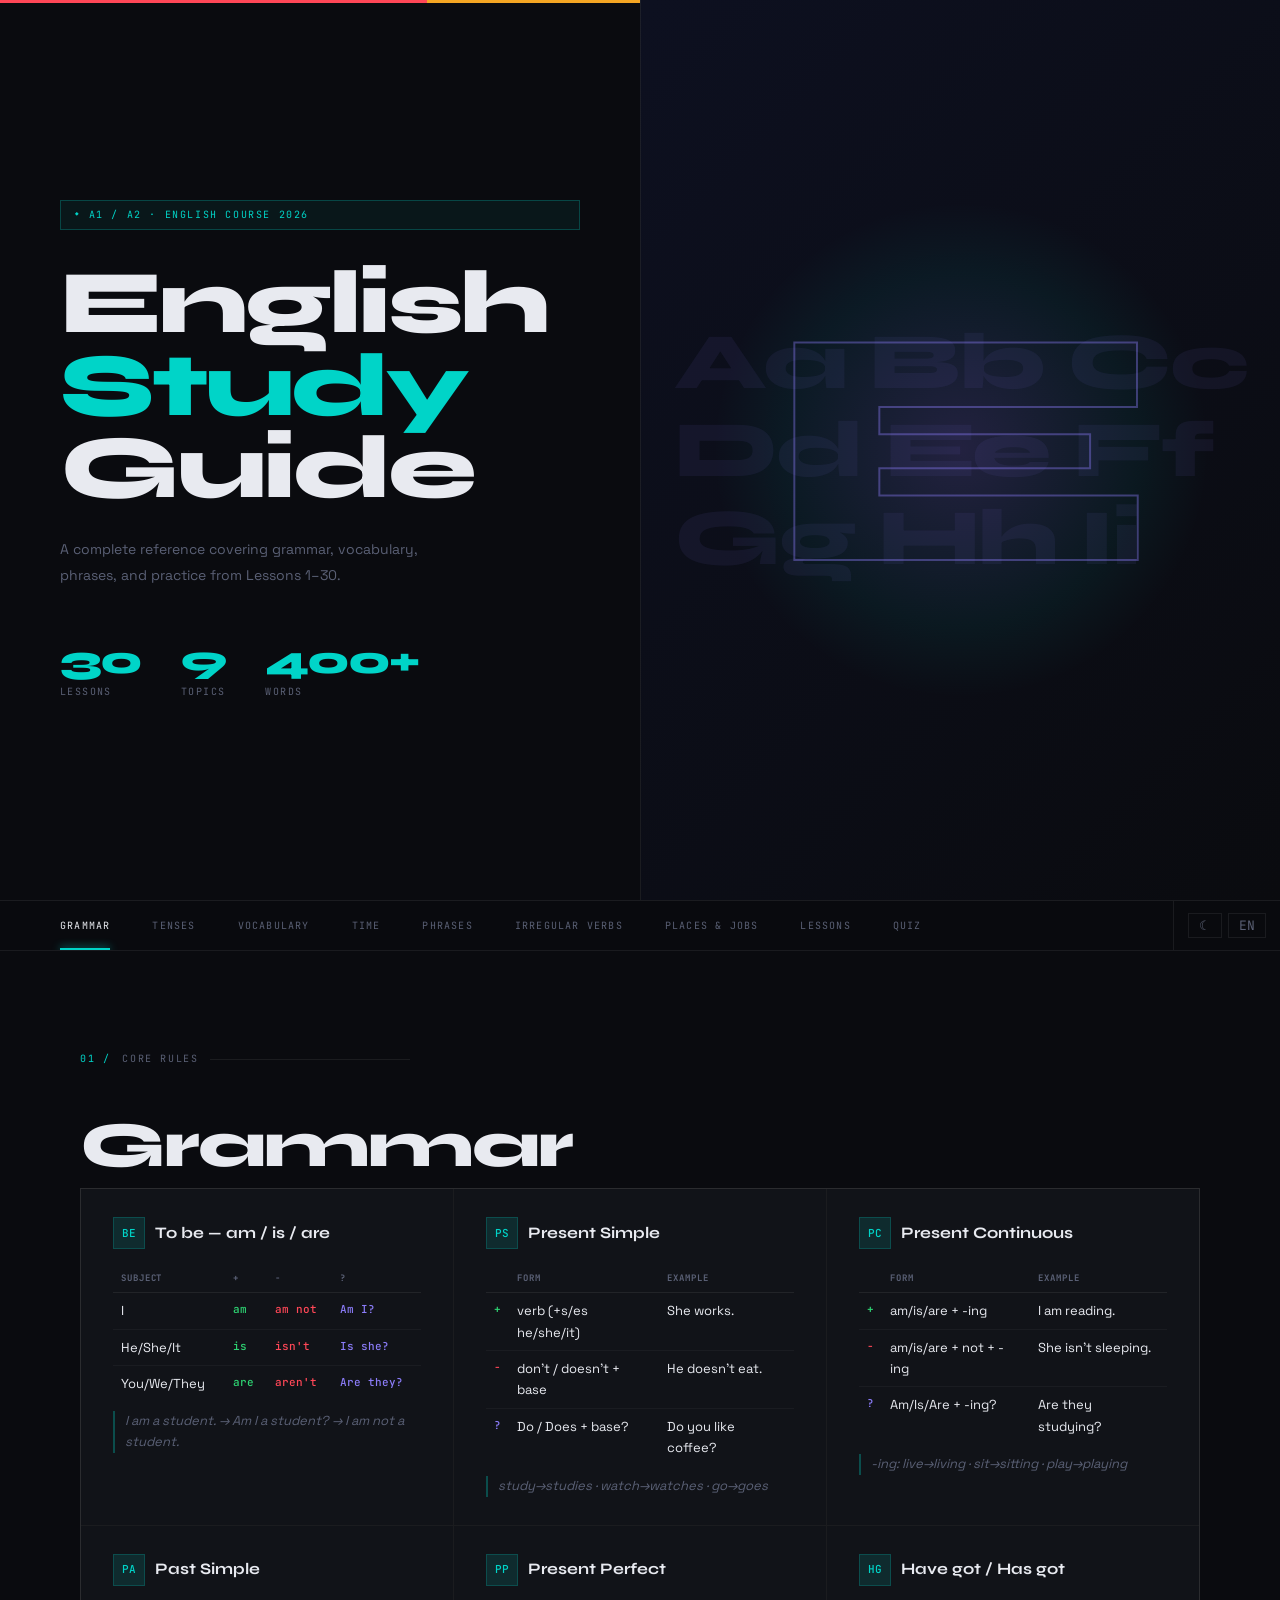
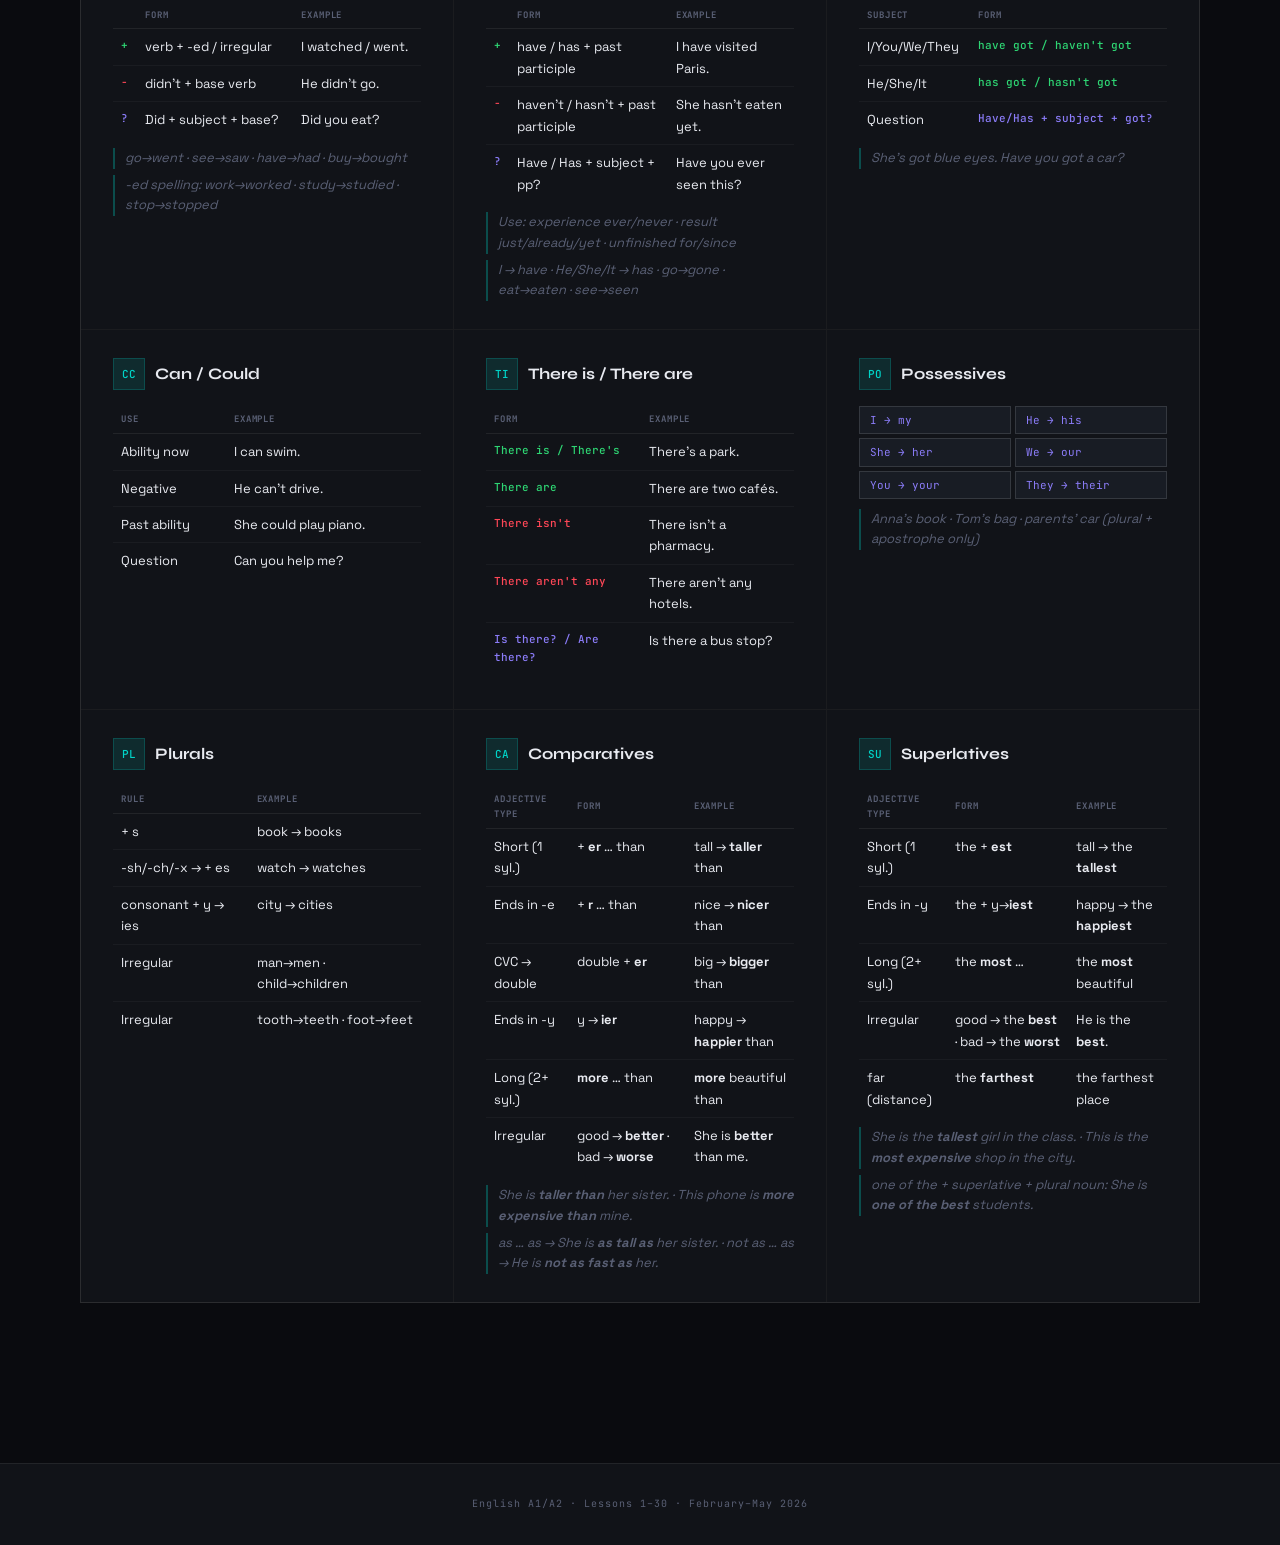
<file: index.html>
<!DOCTYPE html>
<html lang="en">
<head>
<meta charset="UTF-8">
<meta name="viewport" content="width=device-width, initial-scale=1.0">
<title>English Study Guide — A1/A2</title>
<link href="https://fonts.googleapis.com/css2?family=Space+Grotesk:wght@300;400;500;600;700&family=Syne:wght@400;700;800&family=JetBrains+Mono:wght@300;400;500&display=swap" rel="stylesheet">
<link rel="stylesheet" href="style.css">

</head>
<body>

<!-- HEADER -->
<header>
  <div class="flag-strip"></div>
  <div class="header-inner">
    <div class="header-left">
      <div class="subtitle-tag" data-en="A1 / A2 · English Course 2026" data-am="Ա1 / Ա2 · Անգլերենի դասընթաց 2026">A1 / A2 · English Course 2026</div>
      <h1><span data-en="English" data-am="Անգլերեն">English</span><br><em data-en="Study" data-am="Ուսումնական">Study</em><br><span data-en="Guide" data-am="Ուղեցույց">Guide</span></h1>
      <p class="header-desc" data-en="A complete reference covering grammar, vocabulary, phrases, and practice from Lessons 1–30." data-am="Ամբողջական տեղեկատու, որն ընդգրկում է քերականություն, բառապաշար, արտահայտություններ և վարժություններ Դաս 1–30-ից։">A complete reference covering grammar, vocabulary, phrases, and practice from Lessons 1–30.</p>
      <div class="header-meta">
        <div class="meta-item">
          <span class="meta-num">30</span>
          <span class="meta-label" data-en="Lessons" data-am="Դաս">Lessons</span>
        </div>
        <div class="meta-item">
          <span class="meta-num">9</span>
          <span class="meta-label" data-en="Topics" data-am="Թեմա">Topics</span>
        </div>
        <div class="meta-item">
          <span class="meta-num">400+</span>
          <span class="meta-label" data-en="Words" data-am="Բառ">Words</span>
        </div>
      </div>
    </div>
    <div class="header-right">
      <div class="big-letter">E</div>
    </div>
  </div>
</header>

<!-- NAV -->
<nav>
  <div class="nav-inner">
    <button class="nav-btn active" onclick="showSection('grammar',this)" data-en="Grammar" data-am="Քերականություն">Grammar</button>
    <button class="nav-btn" onclick="showSection('tenses',this)" data-en="Tenses" data-am="Ժամանակաձև">Tenses</button>
    <button class="nav-btn" onclick="showSection('vocabulary',this)" data-en="Vocabulary" data-am="Բառապաշար">Vocabulary</button>
    <button class="nav-btn" onclick="showSection('time',this)" data-en="Time" data-am="Ժամ">Time</button>
    <button class="nav-btn" onclick="showSection('phrases',this)" data-en="Phrases" data-am="Արտահայտություններ">Phrases</button>
    <button class="nav-btn" onclick="showSection('verbs',this)" data-en="Irregular Verbs" data-am="Անկանոն բայեր">Irregular Verbs</button>
    <button class="nav-btn" onclick="showSection('places',this)" data-en="Places &amp; Jobs" data-am="Վայրեր և մասնագ.">Places &amp; Jobs</button>
    <button class="nav-btn" onclick="showSection('lessons',this)" data-en="Lessons" data-am="Դասեր">Lessons</button>
    <button class="nav-btn" onclick="showSection('quiz',this)" data-en="Quiz" data-am="Թեստ">Quiz</button>
  </div>
  <div class="nav-controls">
    <button class="ctrl-btn" id="theme-toggle" onclick="toggleTheme()" title="Toggle light/dark mode">☾</button>
    <button class="ctrl-btn" id="lang-toggle" onclick="toggleLang()" title="Toggle Armenian/English">EN</button>
  </div>
</nav>

<main>

<!-- ═══ GRAMMAR ═══ -->
<div id="grammar" class="page-section active">
  <div class="section-kicker"><span>01 /</span> Core Rules</div>
  <h2 class="section-title" data-en="Grammar" data-am="Քերականություն">Grammar</h2>

  <div class="grammar-grid">

    <div class="grammar-card">
      <h3 data-icon="BE">To be — am / is / are</h3>
      <table class="mini">
        <tr><th>Subject</th><th>+</th><th>−</th><th>?</th></tr>
        <tr><td>I</td><td class="pos">am</td><td class="neg">am not</td><td class="q">Am I?</td></tr>
        <tr><td>He/She/It</td><td class="pos">is</td><td class="neg">isn't</td><td class="q">Is she?</td></tr>
        <tr><td>You/We/They</td><td class="pos">are</td><td class="neg">aren't</td><td class="q">Are they?</td></tr>
      </table>
      <p class="example">I am a student. → Am I a student? → I am not a student.</p>
    </div>

    <div class="grammar-card">
      <h3 data-icon="PS">Present Simple</h3>
      <table class="mini">
        <tr><th></th><th>Form</th><th>Example</th></tr>
        <tr><td class="pos">+</td><td>verb (+s/es he/she/it)</td><td>She works.</td></tr>
        <tr><td class="neg">−</td><td>don't / doesn't + base</td><td>He doesn't eat.</td></tr>
        <tr><td class="q">?</td><td>Do / Does + base?</td><td>Do you like coffee?</td></tr>
      </table>
      <p class="example">study→studies · watch→watches · go→goes</p>
    </div>

    <div class="grammar-card">
      <h3 data-icon="PC">Present Continuous</h3>
      <table class="mini">
        <tr><th></th><th>Form</th><th>Example</th></tr>
        <tr><td class="pos">+</td><td>am/is/are + -ing</td><td>I am reading.</td></tr>
        <tr><td class="neg">−</td><td>am/is/are + not + -ing</td><td>She isn't sleeping.</td></tr>
        <tr><td class="q">?</td><td>Am/Is/Are + -ing?</td><td>Are they studying?</td></tr>
      </table>
      <p class="example">-ing: live→living · sit→sitting · play→playing</p>
    </div>

    <div class="grammar-card">
      <h3 data-icon="PA">Past Simple</h3>
      <table class="mini">
        <tr><th></th><th>Form</th><th>Example</th></tr>
        <tr><td class="pos">+</td><td>verb + -ed / irregular</td><td>I watched / went.</td></tr>
        <tr><td class="neg">−</td><td>didn't + base verb</td><td>He didn't go.</td></tr>
        <tr><td class="q">?</td><td>Did + subject + base?</td><td>Did you eat?</td></tr>
      </table>
      <p class="example">go→went · see→saw · have→had · buy→bought</p>
      <p class="example" style="margin-top:6px;">-ed spelling: work→worked · study→studied · stop→stopped</p>
    </div>

    <div class="grammar-card">
      <h3 data-icon="PP">Present Perfect</h3>
      <table class="mini">
        <tr><th></th><th>Form</th><th>Example</th></tr>
        <tr><td class="pos">+</td><td>have / has + past participle</td><td>I have visited Paris.</td></tr>
        <tr><td class="neg">−</td><td>haven't / hasn't + past participle</td><td>She hasn't eaten yet.</td></tr>
        <tr><td class="q">?</td><td>Have / Has + subject + pp?</td><td>Have you ever seen this?</td></tr>
      </table>
      <p class="example">Use: experience ever/never · result just/already/yet · unfinished for/since</p>
      <p class="example" style="margin-top:6px;">I → have · He/She/It → has · go→gone · eat→eaten · see→seen</p>
    </div>

    <div class="grammar-card">
      <h3 data-icon="HG">Have got / Has got</h3>
      <table class="mini">
        <tr><th>Subject</th><th>Form</th></tr>
        <tr><td>I/You/We/They</td><td class="pos">have got / haven't got</td></tr>
        <tr><td>He/She/It</td><td class="pos">has got / hasn't got</td></tr>
        <tr><td>Question</td><td class="q">Have/Has + subject + got?</td></tr>
      </table>
      <p class="example">She's got blue eyes. Have you got a car?</p>
    </div>

    <div class="grammar-card">
      <h3 data-icon="CC">Can / Could</h3>
      <table class="mini">
        <tr><th>Use</th><th>Example</th></tr>
        <tr><td>Ability now</td><td>I can swim.</td></tr>
        <tr><td>Negative</td><td>He can't drive.</td></tr>
        <tr><td>Past ability</td><td>She could play piano.</td></tr>
        <tr><td>Question</td><td>Can you help me?</td></tr>
      </table>
    </div>

    <div class="grammar-card">
      <h3 data-icon="TI">There is / There are</h3>
      <table class="mini">
        <tr><th>Form</th><th>Example</th></tr>
        <tr><td class="pos">There is / There's</td><td>There's a park.</td></tr>
        <tr><td class="pos">There are</td><td>There are two cafés.</td></tr>
        <tr><td class="neg">There isn't</td><td>There isn't a pharmacy.</td></tr>
        <tr><td class="neg">There aren't any</td><td>There aren't any hotels.</td></tr>
        <tr><td class="q">Is there? / Are there?</td><td>Is there a bus stop?</td></tr>
      </table>
    </div>

    <div class="grammar-card">
      <h3 data-icon="PO">Possessives</h3>
      <div style="display:grid;grid-template-columns:1fr 1fr;gap:4px;margin-bottom:10px;">
        <div class="chip">I → my</div><div class="chip">He → his</div>
        <div class="chip">She → her</div><div class="chip">We → our</div>
        <div class="chip">You → your</div><div class="chip">They → their</div>
      </div>
      <p class="example">Anna's book · Tom's bag · parents' car (plural + apostrophe only)</p>
    </div>

    <div class="grammar-card">
      <h3 data-icon="PL">Plurals</h3>
      <table class="mini">
        <tr><th>Rule</th><th>Example</th></tr>
        <tr><td>+ s</td><td>book → books</td></tr>
        <tr><td>-sh/-ch/-x → + es</td><td>watch → watches</td></tr>
        <tr><td>consonant + y → ies</td><td>city → cities</td></tr>
        <tr><td>Irregular</td><td>man→men · child→children</td></tr>
        <tr><td>Irregular</td><td>tooth→teeth · foot→feet</td></tr>
      </table>
    </div>

    <div class="grammar-card">
      <h3 data-icon="CA">Comparatives</h3>
      <table class="mini">
        <tr><th>Adjective type</th><th>Form</th><th>Example</th></tr>
        <tr><td>Short (1 syl.)</td><td>+ <strong>er</strong> … than</td><td>tall → <strong>taller</strong> than</td></tr>
        <tr><td>Ends in -e</td><td>+ <strong>r</strong> … than</td><td>nice → <strong>nicer</strong> than</td></tr>
        <tr><td>CVC → double</td><td>double + <strong>er</strong></td><td>big → <strong>bigger</strong> than</td></tr>
        <tr><td>Ends in -y</td><td>y → <strong>ier</strong></td><td>happy → <strong>happier</strong> than</td></tr>
        <tr><td>Long (2+ syl.)</td><td><strong>more</strong> … than</td><td><strong>more</strong> beautiful than</td></tr>
        <tr><td>Irregular</td><td>good → <strong>better</strong> · bad → <strong>worse</strong></td><td>She is <strong>better</strong> than me.</td></tr>
      </table>
      <p class="example">She is <strong>taller than</strong> her sister. · This phone is <strong>more expensive than</strong> mine.</p>
      <p class="example" style="margin-top:6px;">as … as → She is <strong>as tall as</strong> her sister. · not as … as → He is <strong>not as fast as</strong> her.</p>
    </div>

    <div class="grammar-card">
      <h3 data-icon="SU">Superlatives</h3>
      <table class="mini">
        <tr><th>Adjective type</th><th>Form</th><th>Example</th></tr>
        <tr><td>Short (1 syl.)</td><td>the + <strong>est</strong></td><td>tall → the <strong>tallest</strong></td></tr>
        <tr><td>Ends in -y</td><td>the + y→<strong>iest</strong></td><td>happy → the <strong>happiest</strong></td></tr>
        <tr><td>Long (2+ syl.)</td><td>the <strong>most</strong> …</td><td>the <strong>most</strong> beautiful</td></tr>
        <tr><td>Irregular</td><td>good → the <strong>best</strong> · bad → the <strong>worst</strong></td><td>He is the <strong>best</strong>.</td></tr>
        <tr><td>far (distance)</td><td>the <strong>farthest</strong></td><td>the farthest place</td></tr>
      </table>
      <p class="example">She is the <strong>tallest</strong> girl in the class. · This is the <strong>most expensive</strong> shop in the city.</p>
      <p class="example" style="margin-top:6px;">one of the + superlative + plural noun: She is <strong>one of the best</strong> students.</p>
    </div>

  </div>
</div>

<!-- ═══ TENSES ═══ -->
<div id="tenses" class="page-section">
  <div class="section-kicker"><span>02 /</span> When to Use</div>
  <h2 class="section-title" data-en="Tenses" data-am="Ժամանակաձևեր">Tenses</h2>

  <div class="tense-comparison">
    <div class="tense-col">
      <div class="tense-name">Present Simple</div>
      <div class="tense-use">Habits, routines, facts, permanent situations</div>
      <div class="signal-words">
        <div class="signal-word">always / usually / often</div>
        <div class="signal-word">every day / every week</div>
        <div class="signal-word">on Mondays / in the morning</div>
      </div>
    </div>
    <div class="tense-col">
      <div class="tense-name">Present Continuous</div>
      <div class="tense-use">Happening now, temporary situations, changing events</div>
      <div class="signal-words">
        <div class="signal-word">now / at the moment</div>
        <div class="signal-word">today / this week</div>
        <div class="signal-word">right now / these days</div>
      </div>
    </div>
    <div class="tense-col">
      <div class="tense-name">Past Simple</div>
      <div class="tense-use">Finished actions, definite past time, sequence of events</div>
      <div class="signal-words">
        <div class="signal-word">yesterday / last night</div>
        <div class="signal-word">last week / last year</div>
        <div class="signal-word">ago / in 2020 / on Friday</div>
      </div>
    </div>
    <div class="tense-col">
      <div class="tense-name">Present Perfect</div>
      <div class="tense-use">Experience, results, unfinished states connecting past to now</div>
      <div class="signal-words">
        <div class="signal-word">ever / never / already</div>
        <div class="signal-word">just / yet / recently</div>
        <div class="signal-word">for / since / so far</div>
      </div>
    </div>
  </div>

  <h3 style="font-family:var(--serif);font-size:22px;font-weight:700;margin-bottom:20px;">Adverbs of Frequency</h3>
  <div class="freq-section">
    <div class="freq-row"><div class="freq-label">never</div><div class="freq-bar-wrap"><div class="freq-bar" style="width:0;background:#b84c2a;"></div></div><div class="freq-pct">0%</div></div>
    <div class="freq-row"><div class="freq-label">sometimes</div><div class="freq-bar-wrap"><div class="freq-bar" style="width:35%;background:#c9a84c;"></div></div><div class="freq-pct">35%</div></div>
    <div class="freq-row"><div class="freq-label">often</div><div class="freq-bar-wrap"><div class="freq-bar" style="width:75%;background:#4a6741;"></div></div><div class="freq-pct">75%</div></div>
    <div class="freq-row"><div class="freq-label">usually</div><div class="freq-bar-wrap"><div class="freq-bar" style="width:90%;background:#3d4a5c;"></div></div><div class="freq-pct">90%</div></div>
    <div class="freq-row"><div class="freq-label">always</div><div class="freq-bar-wrap"><div class="freq-bar" style="width:100%;background:#1a1612;"></div></div><div class="freq-pct">100%</div></div>
  </div>
  <div class="example" style="font-size:13px;margin-bottom:32px;">
    Position: <strong>before main verb</strong> — I always drink tea.<br>
    After <strong>be</strong> — She is never late.<br>
    With <strong>don't/doesn't</strong> — He doesn't always eat breakfast.
  </div>

  <h3 style="font-family:var(--serif);font-size:22px;font-weight:700;margin-bottom:16px;">Stative Verbs — No -ing Form</h3>
  <div class="chips" style="margin-bottom:12px;">
    <div class="chip">like</div><div class="chip">love</div><div class="chip">hate</div>
    <div class="chip">know</div><div class="chip">understand</div><div class="chip">want</div>
    <div class="chip">need</div><div class="chip">believe</div><div class="chip">remember</div><div class="chip">seem</div>
  </div>
  <p class="example">✓ I like chocolate. &nbsp;&nbsp; ✗ I am liking chocolate.</p>

  <div style="margin-top:40px;">
  <h3 style="font-family:var(--serif);font-size:22px;font-weight:700;margin-bottom:16px;">Adjective vs Adverb</h3>
  <div style="display:grid;grid-template-columns:1fr 1fr;gap:1px;background:var(--border);border:1px solid var(--border);">
    <div style="padding:14px 20px;background:var(--surface2);font-family:var(--mono);font-size:10px;text-transform:uppercase;letter-spacing:.08em;color:var(--muted);">Adjective (describes noun)</div>
    <div style="padding:14px 20px;background:var(--surface2);font-family:var(--mono);font-size:10px;text-transform:uppercase;letter-spacing:.08em;color:var(--muted);">Adverb (describes verb)</div>
    <div style="padding:12px 20px;background:var(--surface);">She is a <strong>careful</strong> driver.</div>
    <div style="padding:12px 20px;background:var(--surface);">She drives <strong>carefully</strong>.</div>
    <div style="padding:12px 20px;background:var(--surface2);">He is a <strong>good</strong> student.</div>
    <div style="padding:12px 20px;background:var(--surface2);">He studies <strong>well</strong>. (good→well)</div>
    <div style="padding:12px 20px;background:var(--surface);">They are <strong>hard</strong> workers.</div>
    <div style="padding:12px 20px;background:var(--surface);">They work <strong>hard</strong>. (no change)</div>
    <div style="padding:12px 20px;background:var(--surface2);">She is a <strong>fast</strong> runner.</div>
    <div style="padding:12px 20px;background:var(--surface2);">She runs <strong>fast</strong>. (no change)</div>
  </div>
  </div>
</div>

<!-- ═══ VOCABULARY ═══ -->
<div id="vocabulary" class="page-section">
  <div class="section-kicker"><span>03 /</span> Word Bank</div>
  <h2 class="section-title" data-en="Vocabulary" data-am="Բառապաշար">Vocabulary</h2>

  <div class="vocab-tabs">
    <button class="vtab active" onclick="showVocab('activities',this)">Activities</button>
    <button class="vtab" onclick="showVocab('family',this)">Family</button>
    <button class="vtab" onclick="showVocab('opposites',this)">Opposites</button>
    <button class="vtab" onclick="showVocab('clothing',this)">Clothing</button>
    <button class="vtab" onclick="showVocab('person',this)">Personality</button>
    <button class="vtab" onclick="showVocab('prepositions',this)">Prepositions</button>
    <button class="vtab" onclick="showVocab('general',this)">General</button>
    <button class="vtab" onclick="showVocab('uncountable',this)">Uncountable</button>
    <button class="vtab" onclick="showVocab('food',this)">Food &amp; Drink</button>
  </div>

  <div id="activities" class="vocab-section active">
    <div class="vocab-grid" id="act-grid"></div>
  </div>
  <div id="family" class="vocab-section">
    <div class="vocab-grid" id="fam-grid"></div>
  </div>
  <div id="opposites" class="vocab-section">
    <div class="opp-grid" id="opp-grid"></div>
  </div>
  <div id="clothing" class="vocab-section">
    <div class="vocab-grid" id="cloth-grid"></div>
  </div>
  <div id="person" class="vocab-section">
    <div class="vocab-grid" id="pers-grid"></div>
  </div>
  <div id="prepositions" class="vocab-section">
    <div class="vocab-grid" id="prep-grid"></div>
  </div>
  <div id="general" class="vocab-section">
    <div class="vocab-grid" id="gen-grid"></div>
  </div>
  <div id="uncountable" class="vocab-section">
    <div class="vocab-grid" id="unc-grid"></div>
  </div>
  <div id="food" class="vocab-section">
    <div class="vocab-grid" id="food-grid"></div>
  </div>
</div>

<!-- ═══ TIME ═══ -->
<div id="time" class="page-section">
  <div class="section-kicker"><span>04 /</span> Telling the Time</div>
  <h2 class="section-title" data-en="Time" data-am="Ժամ">Time</h2>

  <div class="time-grid">
    <div class="time-card"><div class="time-clock">3:00</div><div class="time-say">three o'clock</div></div>
    <div class="time-card"><div class="time-clock">3:05</div><div class="time-say">five past three</div></div>
    <div class="time-card"><div class="time-clock">3:10</div><div class="time-say">ten past three</div></div>
    <div class="time-card"><div class="time-clock">3:15</div><div class="time-say">a quarter past three</div></div>
    <div class="time-card"><div class="time-clock">3:20</div><div class="time-say">twenty past three</div></div>
    <div class="time-card"><div class="time-clock">3:30</div><div class="time-say">half past three</div></div>
    <div class="time-card"><div class="time-clock">3:40</div><div class="time-say">twenty to four</div></div>
    <div class="time-card"><div class="time-clock">3:45</div><div class="time-say">a quarter to four</div></div>
    <div class="time-card"><div class="time-clock">3:50</div><div class="time-say">ten to four</div></div>
    <div class="time-card"><div class="time-clock">3:55</div><div class="time-say">five to four</div></div>
  </div>
  <div class="example" style="font-size:13px;">
    a.m. = midnight to noon (00:00–12:00) &nbsp;·&nbsp; p.m. = noon to midnight (12:00–00:00)<br>
    3:00 a.m. = three o'clock in the morning &nbsp;·&nbsp; 3:00 p.m. = three o'clock in the afternoon
  </div>

  <div style="margin-top:48px;">
  <h3 style="font-family:var(--serif);font-size:22px;font-weight:700;margin-bottom:16px;">This / That / These / Those</h3>
  <div style="display:grid;grid-template-columns:repeat(4,1fr);gap:1px;background:var(--border);border:1px solid var(--border);">
    <div style="padding:20px;background:var(--surface);text-align:center;">
      <div style="font-family:var(--serif);font-size:28px;font-weight:900;color:var(--violet);">This</div>
      <div style="font-size:12px;color:var(--muted);margin-top:8px;">singular · near<br>սա</div>
    </div>
    <div style="padding:20px;background:var(--surface);text-align:center;">
      <div style="font-family:var(--serif);font-size:28px;font-weight:900;color:var(--violet);">That</div>
      <div style="font-size:12px;color:var(--muted);margin-top:8px;">singular · far<br>դա</div>
    </div>
    <div style="padding:20px;background:var(--surface);text-align:center;">
      <div style="font-family:var(--serif);font-size:28px;font-weight:900;color:var(--red);">These</div>
      <div style="font-size:12px;color:var(--muted);margin-top:8px;">plural · near<br>սրանք</div>
    </div>
    <div style="padding:20px;background:var(--surface);text-align:center;">
      <div style="font-family:var(--serif);font-size:28px;font-weight:900;color:var(--red);">Those</div>
      <div style="font-size:12px;color:var(--muted);margin-top:8px;">plural · far<br>դրանք</div>
    </div>
  </div>
  </div>
</div>

<!-- ═══ PHRASES ═══ -->
<div id="phrases" class="page-section">
  <div class="section-kicker"><span>05 /</span> Communication</div>
  <h2 class="section-title" data-en="Phrases" data-am="Արտահայտություններ">Phrases</h2>

  <div class="phrase-list">
    <div class="phrase-item"><span class="phrase-en">Hello / Hi · Good morning / Good afternoon / Good evening</span><span class="phrase-tag tag-greeting">Greeting</span></div>
    <div class="phrase-item"><span class="phrase-en">How are you? → Fine, thanks. / Not bad. / Not much.</span><span class="phrase-tag tag-greeting">Greeting</span></div>
    <div class="phrase-item"><span class="phrase-en">Nice to meet you. → Nice to meet you too.</span><span class="phrase-tag tag-greeting">Greeting</span></div>
    <div class="phrase-item"><span class="phrase-en">My name is… / Hi, I'm…</span><span class="phrase-tag tag-greeting">Greeting</span></div>
    <div class="phrase-item"><span class="phrase-en">Goodbye / Bye · See you later · Good night</span><span class="phrase-tag tag-greeting">Greeting</span></div>
    <div class="phrase-item"><span class="phrase-en">Can I see the menu, please?</span><span class="phrase-tag tag-restaurant">Restaurant</span></div>
    <div class="phrase-item"><span class="phrase-en">I'd like to order [dish], please.</span><span class="phrase-tag tag-restaurant">Restaurant</span></div>
    <div class="phrase-item"><span class="phrase-en">Could you recommend something?</span><span class="phrase-tag tag-restaurant">Restaurant</span></div>
    <div class="phrase-item"><span class="phrase-en">Is this dish spicy / vegetarian?</span><span class="phrase-tag tag-restaurant">Restaurant</span></div>
    <div class="phrase-item"><span class="phrase-en">Could we have a table for [number]?</span><span class="phrase-tag tag-restaurant">Restaurant</span></div>
    <div class="phrase-item"><span class="phrase-en">Can I get the bill / check, please?</span><span class="phrase-tag tag-restaurant">Restaurant</span></div>
    <div class="phrase-item"><span class="phrase-en">Everything was delicious, thank you!</span><span class="phrase-tag tag-restaurant">Restaurant</span></div>
    <div class="phrase-item"><span class="phrase-en">I come from a big / small family.</span><span class="phrase-tag tag-family">Family</span></div>
    <div class="phrase-item"><span class="phrase-en">I'm the oldest / youngest of [number] siblings.</span><span class="phrase-tag tag-family">Family</span></div>
    <div class="phrase-item"><span class="phrase-en">I get along really well with my [family member].</span><span class="phrase-tag tag-family">Family</span></div>
    <div class="phrase-item"><span class="phrase-en">I'm really proud of my family.</span><span class="phrase-tag tag-family">Family</span></div>
    <div class="phrase-item"><span class="phrase-en">My family celebrates [holiday] every year.</span><span class="phrase-tag tag-family">Family</span></div>
    <div class="phrase-item"><span class="phrase-en">I don't understand. / Can you please repeat that?</span><span class="phrase-tag tag-general">General</span></div>
    <div class="phrase-item"><span class="phrase-en">I'm afraid of [spiders / making mistakes].</span><span class="phrase-tag tag-general">General</span></div>
    <div class="phrase-item"><span class="phrase-en">I'm good at / bad at [subject].</span><span class="phrase-tag tag-general">General</span></div>
    <div class="phrase-item"><span class="phrase-en">I used to [smoke] but now I don't.</span><span class="phrase-tag tag-general">General</span></div>
    <div class="phrase-item"><span class="phrase-en">I'd like to introduce… / This is…</span><span class="phrase-tag tag-general">General</span></div>
    <div class="phrase-item"><span class="phrase-en">Besides [English], I also learn [German].</span><span class="phrase-tag tag-general">General</span></div>
  </div>
</div>

<!-- ═══ IRREGULAR VERBS ═══ -->
<div id="verbs" class="page-section">
  <div class="section-kicker"><span>06 /</span> Must Memorise</div>
  <h2 class="section-title" data-en="Irregular Verbs" data-am="Անկանոն բայեր">Irregular Verbs</h2>

  <div class="irr-filter-row">
    <button class="irr-filter active" onclick="filterIrr('all',this)">All</button>
    <button class="irr-filter" onclick="filterIrr('common',this)">Most Common</button>
    <button class="irr-filter" onclick="filterIrr('a-f',this)">A – F</button>
    <button class="irr-filter" onclick="filterIrr('g-m',this)">G – M</button>
    <button class="irr-filter" onclick="filterIrr('n-z',this)">N – Z</button>
    <input class="irr-search" type="text" placeholder="Search verb…" oninput="searchIrr(this.value)" id="irr-search" aria-label="Search irregular verbs">
  </div>
  <div class="irr-count" id="irr-count"></div>
  <div class="irr-table-wrap">
    <table class="irr-table">
      <thead>
        <tr>
          <th onclick="sortIrr(0)" style="cursor:pointer;user-select:none;" id="th-0">Base form <span class="sort-arrow">↑</span></th>
          <th onclick="sortIrr(1)" style="cursor:pointer;user-select:none;" id="th-1">Past simple <span class="sort-arrow"></span></th>
          <th onclick="sortIrr(2)" style="cursor:pointer;user-select:none;" id="th-2">Past participle <span class="sort-arrow"></span></th>
          <th>Armenian</th>
          <th>Example sentence</th>
        </tr>
      </thead>
      <tbody id="irr-tbody"></tbody>
    </table>
  </div>
</div>

<!-- ═══ PLACES & JOBS ═══ -->
<div id="places" class="page-section">
  <div class="section-kicker"><span>07 /</span> Around Town</div>
  <h2 class="section-title" data-en="Places &amp; Occupations" data-am="Վայրեր և մասնագիտություններ">Places &amp; Occupations</h2>

  <div class="two-col">
    <div class="list-block">
      <h4>Places around town</h4>
      <div class="place-grid" id="places-list"></div>
    </div>
    <div class="list-block">
      <h4>Occupations</h4>
      <div class="job-grid" id="jobs-list"></div>
    </div>
  </div>
</div>

<!-- ═══ LESSONS ═══ -->
<div id="lessons" class="page-section">
  <div class="section-kicker"><span>08 /</span> Course Timeline</div>
  <h2 class="section-title" data-en="Lessons" data-am="Դասեր">Lessons</h2>

  <div class="lessons-intro">
    A chronological record of every live session — <strong>February through May 2026</strong>. Each card lists the date, topics covered, key examples, and homework links. Detailed grammar tables live in the <strong>Grammar</strong> and <strong>Tenses</strong> sections.
  </div>

  <div class="lesson-pagination">
    <button class="pg-btn" id="pg-prev" onclick="lessonPage(-1)">← Prev</button>
    <span class="pg-info" id="pg-info">Page 1</span>
    <button class="pg-btn" id="pg-next" onclick="lessonPage(1)">Next →</button>
  </div>

  <div class="lesson-card live compact">
    <div class="lesson-head">
      <div class="lesson-num">Live Lesson <em>1</em></div>
      <div style="display:flex;gap:10px;align-items:center;flex-wrap:wrap;">
        <span class="lesson-tag live-tag">First Class</span>
        <span class="lesson-date">07 · 02 · 2026</span>
      </div>
    </div>
    <div class="lesson-body">
      <div class="topic-pill-row">
        <span class="topic-pill">Personal Pronouns</span>
        <span class="topic-pill">To Be (am / is / are)</span>
        <span class="topic-pill">Greetings</span>
      </div>

      <div class="two-mini-cols">
      <div class="mini-block">
        <div class="mini-block-title">Personal Pronouns</div>
        <p>I — ես · You — դու · He / She / It — նա · We — մենք · You — դուք · They — նրանք</p>
        <p style="font-size:12px;color:var(--muted);">Vowels: a, e, i, o, u</p>
      </div>

      <div class="mini-block">
        <div class="mini-block-title">To Be — Present</div>
        <table class="tiny-table">
          <tr><th>Subject</th><th>+</th><th>−</th><th>?</th></tr>
          <tr><td>I</td><td class="pos">am</td><td class="neg">am not</td><td class="q">Am I?</td></tr>
          <tr><td>he/she/it</td><td class="pos">is</td><td class="neg">isn't</td><td class="q">Is she?</td></tr>
          <tr><td>you/we/they</td><td class="pos">are</td><td class="neg">aren't</td><td class="q">Are they?</td></tr>
        </table>
      </div>

      </div>

      <div class="mini-block">
        <div class="mini-block-title">Examples</div>
        <div class="ex-line">I am a writer. → <strong>Am</strong> I a writer? → I am <strong>not</strong> a writer.</div>
        <div class="ex-line">She is smart. → <strong>Is</strong> she smart? — Yes, she is. / No, she isn't.</div>
        <div class="ex-line">They are good <strong>at</strong> programming.</div>
      </div>

      <div class="mini-block">
        <div class="mini-block-title">Everyday Phrases</div>
        <p style="font-size:12px;line-height:1.8;">
          Hello / Hi · Good morning / afternoon / evening / night ·
          How are you? — Fine, thanks. · What's new? — Not much. ·
          Nice to meet you. · I'd like to introduce… · Excuse me. ·
          May I ask a question? · Thank you. — You're welcome. ·
          Sorry, I don't understand. · Can you please repeat that?
        </p>
      </div>

      <div class="mini-block">
        <div class="mini-block-title">Vocabulary</div>
        <div class="vocab-inline">
          <span class="vi"><span class="vi-en">bat</span><span class="vi-am">չղջիկ</span></span>
          <span class="vi"><span class="vi-en">unique</span><span class="vi-am">յուրահատուկ</span></span>
          <span class="vi"><span class="vi-en">muddy</span><span class="vi-am">ցեխոտ</span></span>
          <span class="vi"><span class="vi-en">smile</span><span class="vi-am">ժպտալ</span></span>
          <span class="vi"><span class="vi-en">thumb</span><span class="vi-am">բութ մատ</span></span>
          <span class="vi"><span class="vi-en">knee</span><span class="vi-am">ծունկ</span></span>
          <span class="vi"><span class="vi-en">net</span><span class="vi-am">ցանց</span></span>
          <span class="vi"><span class="vi-en">ring</span><span class="vi-am">մատանի</span></span>
          <span class="vi"><span class="vi-en">carry</span><span class="vi-am">տանել</span></span>
          <span class="vi"><span class="vi-en">rough</span><span class="vi-am">կոշտ</span></span>
          <span class="vi"><span class="vi-en">attention</span><span class="vi-am">ուշադրություն</span></span>
          <span class="vi"><span class="vi-en">hope</span><span class="vi-am">հուսալ</span></span>
          <span class="vi"><span class="vi-en">giant</span><span class="vi-am">հսկայական</span></span>
          <span class="vi"><span class="vi-en">edge</span><span class="vi-am">ծայր</span></span>
          <span class="vi"><span class="vi-en">treasure</span><span class="vi-am">գանձ</span></span>
        </div>
      </div>

      <div class="homework-block">
        <div class="hw-title">Homework</div>
        <ul class="hw-list">
          <li><span class="hw-topic">Workbook</span> Navigate Workbook p.4, ex. 1–6</li>
          <li><span class="hw-topic">Polya Bot</span> Workbook p.8 (ex. 1a, 2a, 4a, 5) — write a short text about your family using my, your, his…</li>
        </ul>
      </div>
    </div>
  </div>

  <div class="lesson-card live compact">
    <div class="lesson-head">
      <div class="lesson-num">Live Lesson <em>3</em></div>
      <div style="display:flex;gap:10px;align-items:center;flex-wrap:wrap;">
        <span class="lesson-tag live-tag">Live</span>
        <span class="lesson-date">11 · 02 · 2026</span>
      </div>
    </div>
    <div class="lesson-body">
      <div class="topic-pill-row">
        <span class="topic-pill">Personal Information</span>
        <span class="topic-pill">Self-Introduction</span>
      </div>

      <div class="mini-block">
        <div class="mini-block-title">Personal Information Vocabulary</div>
        <div class="vocab-inline">
          <span class="vi"><span class="vi-en">first name</span><span class="vi-am">անուն</span></span>
          <span class="vi"><span class="vi-en">last name / surname</span><span class="vi-am">ազգանուն</span></span>
          <span class="vi"><span class="vi-en">middle initial</span><span class="vi-am">միջին սկզբնատառ</span></span>
          <span class="vi"><span class="vi-en">address</span><span class="vi-am">հասցե</span></span>
          <span class="vi"><span class="vi-en">street</span><span class="vi-am">փողոց</span></span>
          <span class="vi"><span class="vi-en">apartment number</span><span class="vi-am">բնակարանի համար</span></span>
          <span class="vi"><span class="vi-en">city</span><span class="vi-am">քաղաք</span></span>
          <span class="vi"><span class="vi-en">state</span><span class="vi-am">պետություն</span></span>
          <span class="vi"><span class="vi-en">zip code</span><span class="vi-am">փոստային ինդեքս</span></span>
          <span class="vi"><span class="vi-en">area code</span><span class="vi-am">տարածքային կոդ</span></span>
          <span class="vi"><span class="vi-en">phone number</span><span class="vi-am">հեռախոսահամար</span></span>
          <span class="vi"><span class="vi-en">e-mail address</span><span class="vi-am">էլ. փոստի հասցե</span></span>
          <span class="vi"><span class="vi-en">date of birth</span><span class="vi-am">ծննդյան տարեթիվ</span></span>
          <span class="vi"><span class="vi-en">place of birth</span><span class="vi-am">ծննդյան վայր</span></span>
        </div>
      </div>

      <div class="mini-block">
        <div class="mini-block-title">Notes & Useful Words</div>
        <div class="vocab-inline">
          <span class="vi"><span class="vi-en">wear</span><span class="vi-am">հագնել</span></span>
          <span class="vi"><span class="vi-en">special</span><span class="vi-am">յուրահատուկ</span></span>
          <span class="vi"><span class="vi-en">scary</span><span class="vi-am">վախեցնող</span></span>
          <span class="vi"><span class="vi-en">noisy / loud</span><span class="vi-am">աղմկոտ</span></span>
          <span class="vi"><span class="vi-en">genre</span><span class="vi-am">ժանր</span></span>
          <span class="vi"><span class="vi-en">at all</span><span class="vi-am">ընդհանրապես</span></span>
          <span class="vi"><span class="vi-en">spirit</span><span class="vi-am">ոգի</span></span>
          <span class="vi"><span class="vi-en">soulmate</span><span class="vi-am">հոգու ընկեր</span></span>
          <span class="vi"><span class="vi-en">classmate</span><span class="vi-am">դասընկեր</span></span>
          <span class="vi"><span class="vi-en">exciting</span><span class="vi-am">ոգևորիչ</span></span>
          <span class="vi"><span class="vi-en">shy</span><span class="vi-am">ամաչկոտ</span></span>
          <span class="vi"><span class="vi-en">brave</span><span class="vi-am">համարձակ</span></span>
          <span class="vi"><span class="vi-en">kind</span><span class="vi-am">բարի</span></span>
          <span class="vi"><span class="vi-en">quiet</span><span class="vi-am">լուռ, հանգիստ</span></span>
          <span class="vi"><span class="vi-en">village</span><span class="vi-am">գյուղակ</span></span>
          <span class="vi"><span class="vi-en">throw</span><span class="vi-am">նետել</span></span>
          <span class="vi"><span class="vi-en">each other</span><span class="vi-am">միմյանց</span></span>
          <span class="vi"><span class="vi-en">to last</span><span class="vi-am">տևել</span></span>
          <span class="vi"><span class="vi-en">parade</span><span class="vi-am">շքերթ</span></span>
          <span class="vi"><span class="vi-en">cover</span><span class="vi-am">ծածկել</span></span>
        </div>
      </div>

      <div class="homework-block">
        <div class="hw-title">Homework</div>
        <ul class="hw-list">
          <li><span class="hw-topic">Writing</span> Write and tell some personal information about yourself</li>
          <li><span class="hw-topic">Listening</span> <a href="https://test-english.com/listening/a1/who-is-in-your-new-class-a1-english-listening-test/" target="_blank" rel="noopener">test-english.com — Who is in your new class</a></li>
          <li><span class="hw-topic">Reading</span> <a href="https://test-english.com/reading/a1/looking-for-the-perfect-home-a1-english-reading-test/" target="_blank" rel="noopener">test-english.com — Looking for the perfect home</a></li>
          <li><span class="hw-topic">Phonics</span> <a href="https://www.letterland.com/letter-sounds" target="_blank" rel="noopener">letterland.com — vowels section</a></li>
        </ul>
      </div>
    </div>
  </div>

  <div class="lesson-card live compact">
    <div class="lesson-head">
      <div class="lesson-num">Live Lesson <em>4</em></div>
      <div style="display:flex;gap:10px;align-items:center;flex-wrap:wrap;">
        <span class="lesson-tag live-tag">Live</span>
        <span class="lesson-date">14 · 02 · 2026</span>
      </div>
    </div>
    <div class="lesson-body">
      <div class="topic-pill-row">
        <span class="topic-pill">Singular & Plural Nouns</span>
        <span class="topic-pill">This / That / These / Those</span>
        <span class="topic-pill">Numbers & Ordinals</span>
      </div>

      <div class="mini-block">
        <div class="mini-block-title">Plural Rules</div>
        <table class="tiny-table">
          <tr><th>Rule</th><th>Example</th></tr>
          <tr><td>Regular + s</td><td>book → books · phone → phones</td></tr>
          <tr><td>Ends in -s, -sh, -ch, -x → +es</td><td>bus → buses · watch → watches · box → boxes</td></tr>
          <tr><td>Consonant + y → -ies</td><td>city → cities · crazy → crazies</td></tr>
          <tr><td>Vowel + y → +s</td><td>boy → boys</td></tr>
          <tr><td>Irregular</td><td>man → men · woman → women · child → children</td></tr>
          <tr><td>Irregular</td><td>foot → feet · tooth → teeth · goose → geese · mouse → mice</td></tr>
        </table>
      </div>

      <div class="mini-block">
        <div class="mini-block-title">Demonstratives — How Many + How Far</div>
        <table class="tiny-table">
          <tr><th></th><th>Near</th><th>Far</th></tr>
          <tr><td>Singular</td><td><strong>this</strong> — սա</td><td><strong>that</strong> — դա</td></tr>
          <tr><td>Plural</td><td><strong>these</strong> — սրանք</td><td><strong>those</strong> — դրանք</td></tr>
        </table>
        <div class="ex-line">This is a pen. → What is this? — It is a pen.</div>
        <div class="ex-line">These are keys. → What are these? — They are keys.</div>
      </div>

      <div class="mini-block">
        <div class="mini-block-title">Numbers & Ordinals</div>
        <p style="font-size:12px;line-height:1.8;">
          one → first · two → second · three → third · four → fourth · five → fifth ·
          eight → eighth · nine → ninth · twelve → twelfth · twenty → twentieth ·
          thirty → thirtieth · forty → fortieth · one hundred → one hundredth
        </p>
      </div>

      <div class="mini-block">
        <div class="mini-block-title">Vocabulary</div>
        <div class="vocab-inline">
          <span class="vi"><span class="vi-en">oven</span><span class="vi-am">գազօջախ</span></span>
          <span class="vi"><span class="vi-en">bright</span><span class="vi-am">լուսավոր</span></span>
          <span class="vi"><span class="vi-en">garden</span><span class="vi-am">այգի</span></span>
          <span class="vi"><span class="vi-en">dishwasher</span><span class="vi-am">սպասք լվացող մեքենա</span></span>
          <span class="vi"><span class="vi-en">wardrobe</span><span class="vi-am">զգեստապահարան</span></span>
          <span class="vi"><span class="vi-en">desk</span><span class="vi-am">գրասեղան</span></span>
          <span class="vi"><span class="vi-en">modern</span><span class="vi-am">ժամանակակից</span></span>
          <span class="vi"><span class="vi-en">fresh</span><span class="vi-am">թարմ</span></span>
          <span class="vi"><span class="vi-en">elephant</span><span class="vi-am">փիղ</span></span>
          <span class="vi"><span class="vi-en">strong</span><span class="vi-am">ուժեղ</span></span>
          <span class="vi"><span class="vi-en">delicious</span><span class="vi-am">համեղ</span></span>
          <span class="vi"><span class="vi-en">dangerous</span><span class="vi-am">վտանգավոր</span></span>
          <span class="vi"><span class="vi-en">fashionable</span><span class="vi-am">նորաձև</span></span>
        </div>
      </div>

      <div class="homework-block">
        <div class="hw-title">Homework</div>
        <ul class="hw-list">
          <li><span class="hw-topic">Vocab</span> <a href="https://eso3english.pbworks.com/w/file/fetch/91329033/ethis1e1.pdf" target="_blank" rel="noopener">ethis1e1.pdf</a> — learn vocabulary and write 10 sentences</li>
          <li><span class="hw-topic">Polya Bot</span> Workbook p.14 (ex. 1, 2) · p.15 (ex. 4a, 5ab, 6)</li>
        </ul>
      </div>
    </div>
  </div>

  <div class="lesson-card live compact">
    <div class="lesson-head">
      <div class="lesson-num">Live Lesson <em>6</em></div>
      <div style="display:flex;gap:10px;align-items:center;flex-wrap:wrap;">
        <span class="lesson-tag live-tag">Live</span>
        <span class="lesson-date">18 · 02 · 2026</span>
      </div>
    </div>
    <div class="lesson-body">
      <div class="topic-pill-row">
        <span class="topic-pill">Telling the Time</span>
        <span class="topic-pill">Prepositions of Place</span>
      </div>

      <div class="mini-block">
        <div class="mini-block-title">Telling the Time</div>
        <p style="font-size:12px;color:var(--muted);">Question: <strong style="color:var(--text);">What time is it?</strong> Answer: <strong style="color:var(--text);">It's …</strong></p>
        <table class="tiny-table">
          <tr><th>Rule</th><th>Example</th></tr>
          <tr><td>Full hours — o'clock</td><td>It's five o'clock.</td></tr>
          <tr><td>1–30 min after → past / անց</td><td>It's twenty past four. (4:20)</td></tr>
          <tr><td>15 = a quarter · 30 = half</td><td>It's a quarter past seven. (7:15) · half past nine. (9:30)</td></tr>
          <tr><td>31–59 min before → to / պակաս</td><td>It's a quarter to five. (4:45)</td></tr>
          <tr><td>Digital reading</td><td>3:15 → three fifteen · 8:45 → eight forty-five</td></tr>
          <tr><td>a.m. / p.m.</td><td>3 a.m. = morning · 3 p.m. = afternoon</td></tr>
        </table>
      </div>

      <div class="mini-block">
        <div class="mini-block-title">Prepositions of Place</div>
        <div class="vocab-inline">
          <span class="vi"><span class="vi-en">beside / next to</span><span class="vi-am">կողքին</span></span>
          <span class="vi"><span class="vi-en">above</span><span class="vi-am">վերևում</span></span>
          <span class="vi"><span class="vi-en">below / under</span><span class="vi-am">ներքևում / տակ</span></span>
          <span class="vi"><span class="vi-en">in front of</span><span class="vi-am">առջևում</span></span>
          <span class="vi"><span class="vi-en">behind</span><span class="vi-am">ետևում</span></span>
          <span class="vi"><span class="vi-en">on</span><span class="vi-am">վրա</span></span>
          <span class="vi"><span class="vi-en">to the right of</span><span class="vi-am">դեպի աջ</span></span>
          <span class="vi"><span class="vi-en">to the left of</span><span class="vi-am">դեպի ձախ</span></span>
          <span class="vi"><span class="vi-en">in</span><span class="vi-am">մեջ</span></span>
          <span class="vi"><span class="vi-en">between</span><span class="vi-am">միջև</span></span>
        </div>
      </div>

      <div class="mini-block">
        <div class="mini-block-title">Notes & Useful Verbs</div>
        <div class="vocab-inline">
          <span class="vi"><span class="vi-en">nearby</span><span class="vi-am">մոտակայքում</span></span>
          <span class="vi"><span class="vi-en">actually</span><span class="vi-am">իրականում</span></span>
          <span class="vi"><span class="vi-en">tip</span><span class="vi-am">խորհուրդ / թեյավճար</span></span>
          <span class="vi"><span class="vi-en">useful</span><span class="vi-am">օգտակար</span></span>
          <span class="vi"><span class="vi-en">to be afraid of</span><span class="vi-am">վախենալ</span></span>
          <span class="vi"><span class="vi-en">notice</span><span class="vi-am">նկատել</span></span>
          <span class="vi"><span class="vi-en">look for</span><span class="vi-am">փնտրել</span></span>
          <span class="vi"><span class="vi-en">opportunity</span><span class="vi-am">հնարավորություն</span></span>
          <span class="vi"><span class="vi-en">make notes</span><span class="vi-am">նշումներ անել</span></span>
          <span class="vi"><span class="vi-en">during</span><span class="vi-am">ընթացքում</span></span>
          <span class="vi"><span class="vi-en">arrive</span><span class="vi-am">ժամանել</span></span>
          <span class="vi"><span class="vi-en">belong</span><span class="vi-am">պատկանել</span></span>
          <span class="vi"><span class="vi-en">borrow</span><span class="vi-am">պարտք վերցնել</span></span>
          <span class="vi"><span class="vi-en">build</span><span class="vi-am">կառուցել</span></span>
          <span class="vi"><span class="vi-en">compare</span><span class="vi-am">համեմատել</span></span>
          <span class="vi"><span class="vi-en">continue</span><span class="vi-am">շարունակել</span></span>
          <span class="vi"><span class="vi-en">decide</span><span class="vi-am">որոշել</span></span>
        </div>
      </div>

      <div class="homework-block">
        <div class="hw-title">Homework</div>
        <ul class="hw-list">
          <li><span class="hw-topic">Workbook</span> p.16 (ex. 1, 2, 3a) · p.18 (ex. 1a, 2a, 3) · Student book p.119 (ex. 1, 2)</li>
          <li><span class="hw-topic">Listening</span> <a href="https://test-english.com/listening/a1/tell-me-about-your-life-a1-english-listening-test/" target="_blank" rel="noopener">Tell me about your life</a></li>
          <li><span class="hw-topic">Listening</span> <a href="https://test-english.com/listening/a1/what-are-you-doing-a1-english-listening-test/" target="_blank" rel="noopener">What are you doing</a></li>
          <li><span class="hw-topic">Reading</span> <a href="https://test-english.com/reading/a1/tips-for-visiting-london-with-young-children-a1-english-reading-test/" target="_blank" rel="noopener">Tips for visiting London</a></li>
        </ul>
      </div>
    </div>
  </div>

  <div class="lesson-card live compact">
    <div class="lesson-head">
      <div class="lesson-num">Live Lesson <em>7</em></div>
      <div style="display:flex;gap:10px;align-items:center;flex-wrap:wrap;">
        <span class="lesson-tag live-tag">Live</span>
        <span class="lesson-date">21 · 02 · 2026</span>
      </div>
    </div>
    <div class="lesson-body">
      <div class="topic-pill-row">
        <span class="topic-pill">Describing People & Things</span>
        <span class="topic-pill">Have Got / Has Got</span>
      </div>

      <div class="mini-block">
        <div class="mini-block-title">Have Got / Has Got — possession</div>
        <div class="mini-formula">have got / has got = have / has</div>
        <table class="tiny-table">
          <tr><th>Subject</th><th>+</th><th>−</th><th>?</th></tr>
          <tr><td>I / You / We / They</td><td class="pos">have got · 've got</td><td class="neg">haven't got</td><td class="q">Have you got…?</td></tr>
          <tr><td>He / She / It</td><td class="pos">has got · 's got</td><td class="neg">hasn't got</td><td class="q">Has she got…?</td></tr>
        </table>
        <div class="ex-line">She's got a dog. · Have you got a pet? · He hasn't got a copybook.</div>
      </div>

      <div class="mini-block">
        <div class="mini-block-title">Describing Adjectives — Opposite Pairs</div>
        <div class="vocab-inline">
          <span class="vi"><span class="vi-en">new — old</span></span>
          <span class="vi-sep">·</span>
          <span class="vi"><span class="vi-en">young — old</span></span>
          <span class="vi-sep">·</span>
          <span class="vi"><span class="vi-en">tall — short</span></span>
          <span class="vi-sep">·</span>
          <span class="vi"><span class="vi-en">long — short</span></span>
          <span class="vi-sep">·</span>
          <span class="vi"><span class="vi-en">big — small</span></span>
          <span class="vi-sep">·</span>
          <span class="vi"><span class="vi-en">fast — slow</span></span>
          <span class="vi-sep">·</span>
          <span class="vi"><span class="vi-en">heavy — thin</span></span>
          <span class="vi-sep">·</span>
          <span class="vi"><span class="vi-en">heavy — light</span></span>
          <span class="vi-sep">·</span>
          <span class="vi"><span class="vi-en">straight — curly</span></span>
          <span class="vi-sep">·</span>
          <span class="vi"><span class="vi-en">wide — narrow</span></span>
          <span class="vi-sep">·</span>
          <span class="vi"><span class="vi-en">thick — thin</span></span>
          <span class="vi-sep">·</span>
          <span class="vi"><span class="vi-en">dark — light</span></span>
          <span class="vi-sep">·</span>
          <span class="vi"><span class="vi-en">high — low</span></span>
          <span class="vi-sep">·</span>
          <span class="vi"><span class="vi-en">loose — tight</span></span>
          <span class="vi-sep">·</span>
          <span class="vi"><span class="vi-en">good — bad</span></span>
          <span class="vi-sep">·</span>
          <span class="vi"><span class="vi-en">hot — cold</span></span>
          <span class="vi-sep">·</span>
          <span class="vi"><span class="vi-en">neat — messy</span></span>
          <span class="vi-sep">·</span>
          <span class="vi"><span class="vi-en">clean — dirty</span></span>
          <span class="vi-sep">·</span>
          <span class="vi"><span class="vi-en">soft — hard</span></span>
          <span class="vi-sep">·</span>
          <span class="vi"><span class="vi-en">easy — difficult</span></span>
          <span class="vi-sep">·</span>
          <span class="vi"><span class="vi-en">smooth — rough</span></span>
          <span class="vi-sep">·</span>
          <span class="vi"><span class="vi-en">noisy — quiet</span></span>
          <span class="vi-sep">·</span>
          <span class="vi"><span class="vi-en">married — single</span></span>
          <span class="vi-sep">·</span>
          <span class="vi"><span class="vi-en">rich — poor</span></span>
          <span class="vi-sep">·</span>
          <span class="vi"><span class="vi-en">pretty — ugly</span></span>
          <span class="vi-sep">·</span>
          <span class="vi"><span class="vi-en">wet — dry</span></span>
          <span class="vi-sep">·</span>
          <span class="vi"><span class="vi-en">open — closed</span></span>
          <span class="vi-sep">·</span>
          <span class="vi"><span class="vi-en">full — empty</span></span>
          <span class="vi-sep">·</span>
          <span class="vi"><span class="vi-en">expensive — cheap</span></span>
          <span class="vi-sep">·</span>
          <span class="vi"><span class="vi-en">fancy — plain</span></span>
          <span class="vi-sep">·</span>
          <span class="vi"><span class="vi-en">shiny — dull</span></span>
          <span class="vi-sep">·</span>
          <span class="vi"><span class="vi-en">sharp — dull</span></span>
          <span class="vi-sep">·</span>
          <span class="vi"><span class="vi-en">honest — dishonest</span></span>
        </div>
      </div>

      <div class="homework-block">
        <div class="hw-title">Homework</div>
        <ul class="hw-list">
          <li><span class="hw-topic">Workbook</span> pages 20, 21</li>
          <li><span class="hw-topic">Quiz</span> Repeat lessons and take the quiz in the bot</li>
          <li><span class="hw-topic">Listening</span> <a href="https://test-english.com/listening/a1/daily-routines-listening-test/" target="_blank" rel="noopener">Daily routines</a></li>
          <li><span class="hw-topic">Grammar</span> <a href="https://test-english.com/grammar-points/a1/have-got/" target="_blank" rel="noopener">Have got — ex. 1</a></li>
          <li><span class="hw-topic">Polya Bot</span> Workbook pages 22, 23</li>
        </ul>
      </div>
    </div>
  </div>

  <div class="lesson-card live compact">
    <div class="lesson-head">
      <div class="lesson-num">Live Lesson <em>9</em></div>
      <div style="display:flex;gap:10px;align-items:center;flex-wrap:wrap;">
        <span class="lesson-tag live-tag">Live</span>
        <span class="lesson-date">25 · 02 · 2026</span>
      </div>
    </div>
    <div class="lesson-body">
      <div class="topic-pill-row">
        <span class="topic-pill">Family</span>
        <span class="topic-pill">Possessive Determiners</span>
        <span class="topic-pill">Apostrophe 's</span>
      </div>

      <div class="mini-block">
        <div class="mini-block-title">Possessive Determiners — before a noun</div>
        <p style="font-size:13px;line-height:1.8;">
          I → <strong>my</strong> · You → <strong>your</strong> · He → <strong>his</strong> · She → <strong>her</strong> ·
          It → <strong>its</strong> · We → <strong>our</strong> · They → <strong>their</strong>
        </p>
        <div class="ex-line">This is <strong>my</strong> mother. · That is <strong>her</strong> phone. · We have got <strong>our</strong> books.</div>
        <p style="font-size:12px;color:var(--red);margin-top:6px;">✗ Do not use <em>a</em> or <em>the</em> before a possessive determiner. (NOT "the my car")</p>
      </div>

      <div class="mini-block">
        <div class="mini-block-title">Possessive 's — belongs to a person/place/thing</div>
        <div class="mini-formula">Name + 's + noun</div>
        <table class="tiny-table">
          <tr><th>Rule</th><th>Example</th></tr>
          <tr><td>Add 's even if name ends in s</td><td>Ross's pen · James's car</td></tr>
          <tr><td>Two people share → 's after last name</td><td>Monika and Yung's keys</td></tr>
          <tr><td>Plural noun ending in s → just apostrophe</td><td>my parents' car · my teachers' room</td></tr>
          <tr><td>Irregular plurals still add 's</td><td>men's cars · children's toys</td></tr>
          <tr><td>'s can also mean <em>is</em> or <em>has</em></td><td>She's my sister. · She's got a phone.</td></tr>
        </table>
      </div>

      <div class="mini-block">
        <div class="mini-block-title">Family Vocabulary (highlights)</div>
        <div class="vocab-inline">
          <span class="vi"><span class="vi-en">husband / wife</span><span class="vi-am">ամուսին / կին</span></span>
          <span class="vi"><span class="vi-en">parents</span><span class="vi-am">ծնողներ</span></span>
          <span class="vi"><span class="vi-en">siblings</span><span class="vi-am">քույր-եղբայր</span></span>
          <span class="vi"><span class="vi-en">grandparents</span><span class="vi-am">տատիկ-պապիկ</span></span>
          <span class="vi"><span class="vi-en">grandchildren</span><span class="vi-am">թոռներ</span></span>
          <span class="vi"><span class="vi-en">uncle / aunt</span><span class="vi-am">քեռի / հորաքույր</span></span>
          <span class="vi"><span class="vi-en">niece / nephew</span><span class="vi-am">եղբոր/քրոջ զավակներ</span></span>
          <span class="vi"><span class="vi-en">cousin</span><span class="vi-am">զարմիկ</span></span>
          <span class="vi"><span class="vi-en">mother-in-law</span><span class="vi-am">սկեսուր</span></span>
          <span class="vi"><span class="vi-en">father-in-law</span><span class="vi-am">սկեսրայր</span></span>
          <span class="vi"><span class="vi-en">son-in-law</span><span class="vi-am">փեսա</span></span>
          <span class="vi"><span class="vi-en">daughter-in-law</span><span class="vi-am">հարս</span></span>
          <span class="vi"><span class="vi-en">brother-in-law</span><span class="vi-am">աներորդի / տեգր</span></span>
          <span class="vi"><span class="vi-en">sister-in-law</span><span class="vi-am">տալ, քենի</span></span>
        </div>
        <p style="font-size:11px;color:var(--muted);margin-top:8px;">Full list in the <strong style="color:var(--text);">Vocabulary → Family</strong> tab.</p>
      </div>

      <div class="homework-block">
        <div class="hw-title">Homework</div>
        <ul class="hw-list">
          <li><span class="hw-topic">Student Book</span> pages 120–121</li>
          <li><span class="hw-topic">Apostrophe 's</span> <a href="https://en.islcollective.com/english-esl-worksheets/grammar-practice/general-grammar-practice/apostrophe-s/using-apostrophes-to-show-possession/131853" target="_blank" rel="noopener">islcollective worksheet</a></li>
          <li><span class="hw-topic">Possessives</span> <a href="https://en.islcollective.com/english-esl-worksheets/grammar-practice/general-grammar-practice/possessive-determiners/133382" target="_blank" rel="noopener">islcollective worksheet</a></li>
          <li><span class="hw-topic">Reading</span> <a href="https://www.fabulang.com/en/en/stories/a1-peace-quiet" target="_blank" rel="noopener">fabulang — Peace & Quiet</a></li>
          <li><span class="hw-topic">Listening</span> <a href="https://learnenglish.britishcouncil.org/skills/listening/a1-listening/meeting-people-dinner" target="_blank" rel="noopener">British Council — Meeting people at dinner</a></li>
        </ul>
      </div>
    </div>
  </div>

  <div class="lesson-card live compact">
    <div class="lesson-head">
      <div class="lesson-num">Live Lesson <em>10</em></div>
      <div style="display:flex;gap:10px;align-items:center;flex-wrap:wrap;">
        <span class="lesson-tag live-tag">Live</span>
        <span class="lesson-date">28 · 02 · 2026</span>
      </div>
    </div>
    <div class="lesson-body">
      <div class="topic-pill-row">
        <span class="topic-pill">Everyday Activities</span>
        <span class="topic-pill">Present Simple</span>
        <span class="topic-pill">Adverbs of Frequency</span>
      </div>

      <div class="mini-block">
        <div class="mini-block-title">Present Simple — use</div>
        <p style="font-size:13px;line-height:1.7;">
          Daily routines &amp; habits · Permanent facts and truths · Regular actions · Timetables and schedules.
        </p>
        <div class="ex-line">I get up at 7 o'clock. · The sun rises in the east. · The train leaves at 8:30.</div>
      </div>

      <div class="mini-block">
        <div class="mini-block-title">Present Simple — form</div>
        <table class="tiny-table">
          <tr><th></th><th>Form</th><th>Example</th></tr>
          <tr><td class="pos">+</td><td>verb (+s/es for he/she/it)</td><td>She works.</td></tr>
          <tr><td class="neg">−</td><td>don't / doesn't + base</td><td>She doesn't watch TV.</td></tr>
          <tr><td class="q">?</td><td>Do / Does + subject + base?</td><td>Does he play tennis?</td></tr>
        </table>
        <p style="font-size:12px;color:var(--muted);">Spelling: watch → watches · go → goes · study → studies · cry → cries</p>
        <p style="font-size:12px;color:var(--red);">✗ "She doesn't plays" — after <em>doesn't</em> / <em>does</em> the verb is always in base form.</p>
      </div>

      <div class="mini-block">
        <div class="mini-block-title">Adverbs of Frequency</div>
        <p style="font-size:12px;color:var(--muted);">Position: <strong style="color:var(--text);">before</strong> main verb · <strong style="color:var(--text);">after</strong> the verb <em>to be</em></p>
        <div class="ex-line">I <strong>always</strong> drink coffee. · She is <strong>never</strong> late. · They <strong>often</strong> visit grandparents.</div>
      </div>

      <div class="homework-block">
        <div class="hw-title">Homework</div>
        <ul class="hw-list">
          <li><span class="hw-topic">A1 Workbook</span> p.28 (ex. 2a, 3)</li>
          <li><span class="hw-topic">A2</span> p.139 (ex. 1, 3)</li>
          <li><span class="hw-topic">Listening</span> <a href="https://www.adelescorner.org/listening/my_day/my_day_1.html" target="_blank" rel="noopener">adelescorner — My Day</a></li>
          <li><span class="hw-topic">Grammar</span> <a href="https://test-english.com/grammar-points/a1/present-simple/3/" target="_blank" rel="noopener">test-english — Present Simple ex. 3, 4</a></li>
          <li><span class="hw-topic">Polya Bot</span> A1 Workbook p.32 (ex. 1a, 2, 3, 4) · A2 p.21 (ex. 7a, 8a)</li>
        </ul>
      </div>
    </div>
  </div>

  <div class="lesson-card live compact">
    <div class="lesson-head">
      <div class="lesson-num">Live Lesson <em>12</em></div>
      <div style="display:flex;gap:10px;align-items:center;flex-wrap:wrap;">
        <span class="lesson-tag live-tag">Practice</span>
        <span class="lesson-date">Early March 2026</span>
      </div>
    </div>
    <div class="lesson-body">
      <div class="topic-pill-row">
        <span class="topic-pill">Translation Practice</span>
        <span class="topic-pill">Mid-course Review</span>
        <span class="topic-pill">Would Like (intro)</span>
      </div>

      <div class="mini-block">
        <div class="mini-block-title">Quick Notes</div>
        <div class="vocab-inline">
          <span class="vi"><span class="vi-en">would like</span><span class="vi-am">կցանկանայի</span></span>
          <span class="vi"><span class="vi-en">maybe</span><span class="vi-am">միգուցե, երևի</span></span>
          <span class="vi"><span class="vi-en">art museum</span><span class="vi-am">արվեստի թանգարան</span></span>
        </div>
        <p style="font-size:12px;color:var(--muted);margin-top:6px;">a.m. = 00:00–12:00 · p.m. = 12:00–24:00</p>
      </div>

      <div class="mini-block">
        <div class="mini-block-title">Translation Drills — sample sentences</div>
        <div class="ex-line">My name is Anna Brown, and my zip code is 0051.</div>
        <div class="ex-line">My English lesson lasts two hours on Mondays.</div>
        <div class="ex-line">There is a dishwasher next to the oven in our modern kitchen.</div>
        <div class="ex-line">My cousin is young and fashionable, but my grandfather is old and wise.</div>
        <div class="ex-line">There is a muddy road between the hill and the village.</div>
      </div>

      <div class="homework-block">
        <div class="hw-title">Homework</div>
        <ul class="hw-list">
          <li><span class="hw-topic">Exam</span> <a href="https://academy-polyglot.onlyoffice.com/doceditor?fileId=1807093" target="_blank" rel="noopener">academy-polyglot — exam document</a></li>
          <li><span class="hw-topic">Speaking</span> <a href="https://docs.google.com/document/d/1B7FMpmrxPt3OolVStm1gWfe57CQSN4Xf23xHJq-02iI/edit?tab=t.0" target="_blank" rel="noopener">Google Doc — speaking practice</a></li>
          <li><span class="hw-topic">Video</span> <a href="https://www.youtube.com/watch?v=S769QPE5s9w" target="_blank" rel="noopener">YouTube playlist</a></li>
        </ul>
      </div>
    </div>
  </div>

  <div class="lesson-card live compact">
    <div class="lesson-head">
      <div class="lesson-num">Live Lesson <em>13</em></div>
      <div style="display:flex;gap:10px;align-items:center;flex-wrap:wrap;">
        <span class="lesson-tag live-tag">Live</span>
        <span class="lesson-date">11 · 03 · 2026</span>
      </div>
    </div>
    <div class="lesson-body">
      <div class="topic-pill-row">
        <span class="topic-pill">Clothing</span>
        <span class="topic-pill">Adverbs of Frequency</span>
        <span class="topic-pill">Wh- Questions</span>
        <span class="topic-pill">There is / There are</span>
      </div>

      <div class="mini-block">
        <div class="mini-block-title">Frequency Scale</div>
        <p style="font-size:12px;line-height:1.8;">
          never (0%) · sometimes (30–40%) · often (70–80%) · usually (85–95%) · always (100%)
        </p>
        <div class="ex-line">She <strong>always</strong> buys expensive jeans. · He doesn't <strong>usually</strong> wear smart clothes.</div>
        <p style="font-size:12px;color:var(--red);margin-top:6px;">✗ I don't sometimes · ✗ I don't never — use <em>I sometimes don't</em> or <em>I never</em>.</p>
      </div>

      <div class="mini-block">
        <div class="mini-block-title">Wh- Question Words</div>
        <p style="font-size:13px;line-height:1.8;">
          <strong>What</strong> — ինչ · <strong>Where</strong> — որտեղ · <strong>When</strong> — երբ ·
          <strong>Why</strong> — ինչու · <strong>How</strong> — ինչպես ·
          <strong>How much / many</strong> · <strong>How long</strong> — ինչքա՞ն ժամանակ
        </p>
        <div class="mini-formula">Wh-word + do/does + subject + base verb</div>
        <div class="ex-line">What does your cat eat? · Why do you like fashion? · Where's my skirt?</div>
        <p style="font-size:12px;color:var(--muted);margin-top:6px;">Contract <em>is</em> after Wh-words (What's, Where's) but <strong style="color:var(--text);">never</strong> contract <em>are</em>.</p>
      </div>

      <div class="mini-block">
        <div class="mini-block-title">There is / There are</div>
        <table class="tiny-table">
          <tr><th></th><th>Singular</th><th>Plural</th></tr>
          <tr><td class="pos">+</td><td>There's a theatre.</td><td>There are refreshments.</td></tr>
          <tr><td class="neg">−</td><td>There isn't a park.</td><td>There aren't any hotels.</td></tr>
          <tr><td class="q">?</td><td>Is there a show?</td><td>Are there any towels?</td></tr>
        </table>
        <p style="font-size:12px;color:var(--muted);margin-top:6px;">Use <strong style="color:var(--text);">any</strong> with plural in negatives and questions. For lists, use <strong style="color:var(--text);">There's</strong>: "There's a gym, a parking lot and a restaurant."</p>
      </div>

      <div class="mini-block">
        <div class="mini-block-title">Clothing (highlights)</div>
        <div class="vocab-inline">
          <span class="vi"><span class="vi-en">blouse</span><span class="vi-am">բլուզ</span></span>
          <span class="vi"><span class="vi-en">skirt</span><span class="vi-am">կիսաշրջազգեստ</span></span>
          <span class="vi"><span class="vi-en">shirt</span><span class="vi-am">վերնաշապիկ</span></span>
          <span class="vi"><span class="vi-en">pants / slacks</span><span class="vi-am">տաբատ</span></span>
          <span class="vi"><span class="vi-en">jeans</span><span class="vi-am">ջինս</span></span>
          <span class="vi"><span class="vi-en">dress</span><span class="vi-am">զգեստ</span></span>
          <span class="vi"><span class="vi-en">sweater</span><span class="vi-am">սվիտեր</span></span>
          <span class="vi"><span class="vi-en">jacket</span><span class="vi-am">բաճկոն</span></span>
          <span class="vi"><span class="vi-en">suit</span><span class="vi-am">կոստյում</span></span>
          <span class="vi"><span class="vi-en">tie</span><span class="vi-am">փողկապ</span></span>
          <span class="vi"><span class="vi-en">uniform</span><span class="vi-am">համազգեստ</span></span>
          <span class="vi"><span class="vi-en">T-shirt</span><span class="vi-am">շապիկ</span></span>
          <span class="vi"><span class="vi-en">shorts</span><span class="vi-am">շորտ</span></span>
          <span class="vi"><span class="vi-en">vest</span><span class="vi-am">անթև բաճկոն</span></span>
          <span class="vi"><span class="vi-en">tuxedo</span><span class="vi-am">երեկոյան կոստյում</span></span>
          <span class="vi"><span class="vi-en">bow tie</span><span class="vi-am">թիթեռնիկ-փողկապ</span></span>
          <span class="vi"><span class="vi-en">scarf / gloves / belt</span><span class="vi-am">շարֆ / ձեռնոց / գոտի</span></span>
        </div>
        <p style="font-size:11px;color:var(--muted);margin-top:8px;">Full list in <strong style="color:var(--text);">Vocabulary → Clothing</strong>.</p>
      </div>

      <div class="homework-block">
        <div class="hw-title">Homework</div>
        <ul class="hw-list">
          <li><span class="hw-topic">Reading</span> <a href="https://test-english.com/reading/a1/a-day-in-the-life-of-an-airline-pilot-a1-english-reading-test/" target="_blank" rel="noopener">A day in the life of an airline pilot</a></li>
          <li><span class="hw-topic">Quiz</span> Take the quiz in the bot</li>
          <li><span class="hw-topic">Listening</span> <a href="https://learnenglishteens.britishcouncil.org/skills/listening/a1-listening/getting-id-card" target="_blank" rel="noopener">British Council — Getting an ID card</a></li>
          <li><span class="hw-topic">Grammar</span> <a href="https://www.perfect-english-grammar.com/present-simple-exercise-16.html" target="_blank" rel="noopener">Present Simple exercise 16</a></li>
          <li><span class="hw-topic">Polya Bot</span> Write a "My Family" narrative · Workbook p.49 (ex. 3), p.50 (ex. 1a, 2)</li>
        </ul>
      </div>
    </div>
  </div>

  <div class="lesson-card live compact">
    <div class="lesson-head">
      <div class="lesson-num">Live Lesson <em>15</em></div>
      <div style="display:flex;gap:10px;align-items:center;flex-wrap:wrap;">
        <span class="lesson-tag live-tag">Live</span>
        <span class="lesson-date">14 · 03 · 2026</span>
      </div>
    </div>
    <div class="lesson-body">
      <div class="topic-pill-row">
        <span class="topic-pill">Speaking Essay</span>
        <span class="topic-pill">Adverb Position</span>
        <span class="topic-pill">There is / are Drill</span>
      </div>

      <div class="mini-block">
        <div class="mini-block-title">Speaking Task — "About Me" essay</div>
        <p style="font-size:13px;line-height:1.7;">Write and narrate an essay answering:</p>
        <div class="ex-line">1. Where do you live?</div>
        <div class="ex-line">2. Who do you live with?</div>
        <div class="ex-line">3. What do you do?</div>
        <div class="ex-line">4. Do you like your job?</div>
        <div class="ex-line">5. What don't you like in your job / profession?</div>
      </div>

      <div class="mini-block">
        <div class="mini-block-title">Drill Focus</div>
        <p style="font-size:13px;line-height:1.7;">
          Place <strong>always / usually / often / sometimes / rarely / never</strong> in the correct position
          across 15 sentences. Fill 15 gaps with <strong>there is / are / isn't / aren't / Is there / Are there</strong>.
        </p>
      </div>

      <div class="homework-block">
        <div class="hw-title">Homework</div>
        <ul class="hw-list">
          <li><span class="hw-topic">Writing</span> Write and narrate the 5-question essay above</li>
          <li><span class="hw-topic">Grammar PDF</span> <a href="https://www.perfect-english-grammar.com/support-files/present_simple_form_mixed_exercise_1_other_verbs.pdf" target="_blank" rel="noopener">Present Simple mixed exercise 1</a></li>
          <li><span class="hw-topic">In-class</span> Adverb-position drill (15 items) + There is/are drill (15 items)</li>
        </ul>
      </div>
    </div>
  </div>

  <div class="lesson-card live compact">
    <div class="lesson-head">
      <div class="lesson-num">Live Lesson <em>16</em></div>
      <div style="display:flex;gap:10px;align-items:center;flex-wrap:wrap;">
        <span class="lesson-tag live-tag">Live</span>
        <span class="lesson-date">18 · 03 · 2026</span>
      </div>
    </div>
    <div class="lesson-body">
      <div class="topic-pill-row">
        <span class="topic-pill">Can / Could</span>
        <span class="topic-pill">Like + -ing</span>
        <span class="topic-pill">Places & Occupations</span>
      </div>

      <div class="mini-block">
        <div class="mini-block-title">Can — ability, possibility, permission (present)</div>
        <div class="mini-formula">subject + can / can't + base verb</div>
        <table class="tiny-table">
          <tr><th>Form</th><th>Example</th></tr>
          <tr><td class="pos">+</td><td>I can swim. · She can speak English.</td></tr>
          <tr><td class="neg">−</td><td>I can't drive. · He can't come today.</td></tr>
          <tr><td class="q">?</td><td>Can you swim? — Yes, I can. / No, I can't.</td></tr>
        </table>
      </div>

      <div class="mini-block">
        <div class="mini-block-title">Could — past ability</div>
        <div class="mini-formula">subject + could / couldn't + base verb</div>
        <div class="ex-line">I could read when I was five. · She couldn't swim when she was young.</div>
        <div class="ex-line">Could you read when you were six?</div>
        <p style="font-size:12px;color:var(--muted);margin-top:6px;">Related: <strong style="color:var(--text);">be able to</strong> — ունակ լինել · <strong style="color:var(--text);">might</strong> — possibility · <strong style="color:var(--text);">used to</strong> — past habit</p>
      </div>

      <div class="mini-block">
        <div class="mini-block-title">Like + -ing — enjoying activities</div>
        <div class="mini-formula">subject + like / don't like + verb-ing</div>
        <div class="ex-line">I like reading. · She likes cooking. · We like watching films.</div>
        <div class="ex-line">He doesn't like studying at night. · Does she like dancing? — Yes, she does.</div>
      </div>

      <div class="mini-block">
        <div class="mini-block-title">Places & Occupations</div>
        <p style="font-size:12px;line-height:1.7;">
          Bakery, bank, barber shop, bookstore, bus station, clinic, coffee shop, drugstore, gas station, grocery store, hospital, hotel, laundromat, library, movie theater, park, pharmacy, post office, restaurant, school, supermarket, train station…
        </p>
        <p style="font-size:12px;line-height:1.7;">
          Accountant, architect, baker, barber, businessman/woman, carpenter, cashier, chef, engineer, farmer, firefighter, journalist, lawyer, mechanic, musician, nurse, painter, pharmacist, photographer, pilot, police officer, teacher, translator, veterinarian, waiter…
        </p>
        <p style="font-size:11px;color:var(--muted);margin-top:6px;">Full lists in the <strong style="color:var(--text);">Places &amp; Jobs</strong> section.</p>
      </div>

      <div class="mini-block">
        <div class="mini-block-title">Notes</div>
        <div class="vocab-inline">
          <span class="vi"><span class="vi-en">smart uniform</span><span class="vi-am">կոկիկ համազգեստ</span></span>
          <span class="vi"><span class="vi-en">passenger</span><span class="vi-am">ուղևոր</span></span>
          <span class="vi"><span class="vi-en">visit</span><span class="vi-am">այցելել</span></span>
          <span class="vi"><span class="vi-en">look after</span><span class="vi-am">խնամել</span></span>
          <span class="vi"><span class="vi-en">satisfied / dissatisfied</span><span class="vi-am">գոհ / դժգոհ</span></span>
          <span class="vi"><span class="vi-en">properly</span><span class="vi-am">պատշաճ</span></span>
          <span class="vi"><span class="vi-en">find out</span><span class="vi-am">պարզել</span></span>
          <span class="vi"><span class="vi-en">colleague</span><span class="vi-am">կոլեգա</span></span>
          <span class="vi"><span class="vi-en">responsibility</span><span class="vi-am">պատասխանատվություն</span></span>
          <span class="vi"><span class="vi-en">weird</span><span class="vi-am">տարօրինակ</span></span>
          <span class="vi"><span class="vi-en">pretend</span><span class="vi-am">ձևացնել</span></span>
          <span class="vi"><span class="vi-en">in fact</span><span class="vi-am">իրականում</span></span>
        </div>
      </div>

      <div class="homework-block">
        <div class="hw-title">Homework</div>
        <ul class="hw-list">
          <li><span class="hw-topic">A2 Workbook</span> p.32 (ex. 1, 2, 3)</li>
          <li><span class="hw-topic">Can / Could</span> <a href="https://kouprepschool.weebly.com/uploads/8/1/7/5/81754966/atg-worksheet-can-could.pdf" target="_blank" rel="noopener">kouprepschool — Can/Could worksheet</a></li>
          <li><span class="hw-topic">Polya Bot</span> A2 Workbook p.34 (ex. 1a, 3) · p.35 (ex. 6) · p.36 (ex. 1, 2, 3)</li>
        </ul>
      </div>
    </div>
  </div>

  <div class="lesson-card live compact">
    <div class="lesson-head">
      <div class="lesson-num">Live Lesson <em>18</em></div>
      <div style="display:flex;gap:10px;align-items:center;flex-wrap:wrap;">
        <span class="lesson-tag live-tag">Live</span>
        <span class="lesson-date">21 · 03 · 2026</span>
      </div>
    </div>
    <div class="lesson-body">
      <div class="topic-pill-row">
        <span class="topic-pill">Present Simple vs Continuous</span>
        <span class="topic-pill">Stative Verbs</span>
        <span class="topic-pill">Person Adjectives</span>
        <span class="topic-pill">Adverbs of Manner</span>
      </div>

      <div class="mini-block">
        <div class="mini-block-title">Present Simple vs Present Continuous</div>
        <table class="tiny-table">
          <tr><th></th><th>Present Simple</th><th>Present Continuous</th></tr>
          <tr><td>Use</td><td>Routines, facts, permanent situations</td><td>Now, today, this week, temporary/changing</td></tr>
          <tr><td>Form</td><td>verb (+s for he/she/it)</td><td>am / is / are + verb-ing</td></tr>
          <tr><td>Signal</td><td>always, usually, often, every day</td><td>now, at the moment, today, these days</td></tr>
          <tr><td>Example</td><td>I often wear a jacket.</td><td>I'm wearing a jacket today.</td></tr>
          <tr><td>"What do you do?"</td><td>= What's your job?</td><td>"What are you doing?" = right now</td></tr>
        </table>
      </div>

      <div class="mini-block">
        <div class="mini-block-title">-ing Spelling Rules</div>
        <p style="font-size:12px;line-height:1.8;">
          Most verbs: <strong>+ ing</strong> (wear → wearing) ·
          End in -e: <strong>drop e + ing</strong> (live → living) ·
          One vowel + one consonant: <strong>double</strong> (sit → sitting, run → running) ·
          End in -y: just add ing (play → playing)
        </p>
      </div>

      <div class="mini-block">
        <div class="mini-block-title">Stative Verbs — NOT used in continuous</div>
        <p style="font-size:12px;line-height:1.8;">
          like · love · hate · know · understand · want · need · believe · remember · seem
        </p>
        <div class="ex-line">✓ I like chocolate. &nbsp; ✗ I am liking chocolate.</div>
      </div>

      <div class="mini-block">
        <div class="mini-block-title">Person Adjectives & Opposites</div>
        <div class="vocab-inline">
          <span class="vi"><span class="vi-en">kind — mean</span></span>
          <span class="vi-sep">·</span>
          <span class="vi"><span class="vi-en">polite — rude</span></span>
          <span class="vi-sep">·</span>
          <span class="vi"><span class="vi-en">hard-working — lazy</span></span>
          <span class="vi-sep">·</span>
          <span class="vi"><span class="vi-en">generous — selfish</span></span>
          <span class="vi-sep">·</span>
          <span class="vi"><span class="vi-en">brave — cowardly</span></span>
          <span class="vi-sep">·</span>
          <span class="vi"><span class="vi-en">calm — nervous</span></span>
          <span class="vi-sep">·</span>
          <span class="vi"><span class="vi-en">honest, clever, funny, patient, helpful, shy, quiet, talkative, serious</span></span>
        </div>
      </div>

      <div class="mini-block">
        <div class="mini-block-title">Adjective vs Adverb</div>
        <p style="font-size:12px;color:var(--muted);">Adjective describes a <strong style="color:var(--text);">noun</strong>; adverb describes a <strong style="color:var(--text);">verb</strong>. Usually + ly.</p>
        <table class="tiny-table">
          <tr><th>Adjective</th><th>Adverb</th></tr>
          <tr><td>She is a careful driver.</td><td>She drives carefully.</td></tr>
          <tr><td>He is a good singer.</td><td>He sings well. (good → well)</td></tr>
          <tr><td>They are hard workers.</td><td>They work hard. (no change)</td></tr>
          <tr><td>She is a fast runner.</td><td>She runs fast. (no change)</td></tr>
        </table>
        <p style="font-size:12px;color:var(--muted);">Watch out: <strong style="color:var(--text);">hardly</strong> = almost not · <strong style="color:var(--text);">lately</strong> = recently.</p>
      </div>

      <div class="homework-block">
        <div class="hw-title">Homework</div>
        <ul class="hw-list">
          <li><span class="hw-topic">Listening</span> <a href="https://test-english.com/listening/a1/how-often-do-you-a1-english-listening-test/" target="_blank" rel="noopener">How often do you…</a></li>
          <li><span class="hw-topic">Listening</span> <a href="https://learnenglish.britishcouncil.org/skills/listening/a1-listening/first-english-class" target="_blank" rel="noopener">British Council — First English class</a></li>
          <li><span class="hw-topic">PDF</span> <a href="https://www.perfect-english-grammar.com/support-files/adverbs_or_adjectives_exercise_1.pdf" target="_blank" rel="noopener">Adverbs or adjectives ex. 1</a></li>
          <li><span class="hw-topic">PDF</span> <a href="https://www.perfect-english-grammar.com/support-files/present_simple_or_present_continuous_2.pdf" target="_blank" rel="noopener">Present Simple or Continuous 2</a></li>
        </ul>
      </div>
    </div>
  </div>

  <div class="lesson-card live compact">
    <div class="lesson-head">
      <div class="lesson-num">Live Lesson <em>19</em></div>
      <div style="display:flex;gap:10px;align-items:center;flex-wrap:wrap;">
        <span class="lesson-tag live-tag">Live</span>
        <span class="lesson-date">25 · 03 · 2026</span>
      </div>
    </div>
    <div class="lesson-body">
      <div class="topic-pill-row">
        <span class="topic-pill">Past Simple</span>
        <span class="topic-pill">Was / Were</span>
        <span class="topic-pill">Irregular Verbs</span>
      </div>

      <div class="mini-block">
        <div class="mini-block-title">Past of <em>to be</em> — was / were</div>
        <table class="tiny-table">
          <tr><th>Subject</th><th>+</th><th>−</th><th>?</th></tr>
          <tr><td>I / he / she / it</td><td class="pos">was</td><td class="neg">wasn't</td><td class="q">Was he?</td></tr>
          <tr><td>you / we / they</td><td class="pos">were</td><td class="neg">weren't</td><td class="q">Were they?</td></tr>
        </table>
        <div class="ex-line">I was at school yesterday. · They weren't in the classroom. · Were you at home? — Yes, I was.</div>
      </div>

      <div class="mini-block">
        <div class="mini-block-title">Past Simple — other verbs</div>
        <div class="mini-formula">Regular: verb + -ed · Negative: didn't + base · Question: Did + subject + base?</div>
        <table class="tiny-table">
          <tr><th>Type</th><th>Example</th></tr>
          <tr><td class="pos">+ Regular</td><td>I played tennis. · She watched a film.</td></tr>
          <tr><td class="pos">+ Irregular</td><td>I went · saw · ate · had · did · made · came · bought · drank · wrote</td></tr>
          <tr><td class="neg">−</td><td>I didn't play football. · She didn't watch TV.</td></tr>
          <tr><td class="q">?</td><td>Did you play tennis? — Yes, I did. / No, I didn't.</td></tr>
        </table>
        <p style="font-size:12px;color:var(--red);">After <em>didn't</em> / <em>Did</em>, verb goes back to base form. ✗ "Did you went?"</p>
      </div>

      <div class="mini-block">
        <div class="mini-block-title">Past time markers</div>
        <p style="font-size:12px;line-height:1.8;">
          yesterday · last night · last week · last month · last year · two days ago ·
          a week ago · in 2020 · on Monday · this morning (if finished)
        </p>
      </div>

      <div class="homework-block">
        <div class="hw-title">Homework</div>
        <ul class="hw-list">
          <li><span class="hw-topic">A1 Workbook</span> p.60 (ex. 1, 2, 4, 5, 8)</li>
          <li><span class="hw-topic">Quiz</span> Take the quiz in the bot</li>
        </ul>
      </div>
    </div>
  </div>

  <div class="lesson-card live compact">
    <div class="lesson-head">
      <div class="lesson-num">Live Lesson <em>21</em></div>
      <div style="display:flex;gap:10px;align-items:center;flex-wrap:wrap;">
        <span class="lesson-tag live-tag">Live</span>
        <span class="lesson-date">Late March 2026</span>
      </div>
    </div>
    <div class="lesson-body">
      <div class="topic-pill-row">
        <span class="topic-pill">Three Tenses Review</span>
        <span class="topic-pill">Family Discussion</span>
        <span class="topic-pill">Speaking Practice</span>
      </div>

      <div class="mini-block">
        <div class="mini-block-title">Tense Review at a Glance</div>
        <table class="tiny-table">
          <tr><th>Tense</th><th>Form</th><th>Example</th></tr>
          <tr><td>Present Simple</td><td>verb (+s)</td><td>I work from 3 pm to 10 pm.</td></tr>
          <tr><td>Present Continuous</td><td>am/is/are + -ing</td><td>I am reading a book at this moment.</td></tr>
          <tr><td>Past Simple</td><td>-ed / irregular · did</td><td>I went to work early yesterday.</td></tr>
        </table>
      </div>

      <div class="mini-block">
        <div class="mini-block-title">Family — useful speaking phrases</div>
        <div class="ex-line">"I come from a big / small family."</div>
        <div class="ex-line">"I'm the oldest / youngest of [number] siblings."</div>
        <div class="ex-line">"I get along / լեզու գտնել really well with my [family member]."</div>
        <div class="ex-line">"I have a strong bond / կապ with my [family member]."</div>
        <div class="ex-line">"My parents have been married for [number] years."</div>
        <div class="ex-line">"My family values / արժևորել equality and honesty."</div>
      </div>

      <div class="mini-block">
        <div class="mini-block-title">Discussion Prompts</div>
        <p style="font-size:12px;line-height:1.7;">
          Choose a side and defend it: big vs small families · older vs younger siblings · strict vs friendly parents.
          Agree / disagree: "Family is more important than career." · "Social media makes families less close."
          Future-family vision questions: ideal age to marry, how many children, raising kids differently, values to teach.
        </p>
      </div>

      <div class="mini-block">
        <div class="mini-block-title">Key Notes</div>
        <div class="vocab-inline">
          <span class="vi"><span class="vi-en">must</span><span class="vi-am">պետք է / պարտադիր</span></span>
          <span class="vi"><span class="vi-en">should</span><span class="vi-am">պետք է / խորհուրդ</span></span>
          <span class="vi"><span class="vi-en">bring up</span><span class="vi-am">մեծացնել, դաստիարակել</span></span>
          <span class="vi"><span class="vi-en">honesty</span><span class="vi-am">ազնվություն</span></span>
          <span class="vi"><span class="vi-en">dedication</span><span class="vi-am">նվիրվածություն</span></span>
          <span class="vi"><span class="vi-en">destination</span><span class="vi-am">ուղղություն</span></span>
          <span class="vi"><span class="vi-en">nature</span><span class="vi-am">բնություն</span></span>
        </div>
      </div>

      <div class="homework-block">
        <div class="hw-title">Homework</div>
        <ul class="hw-list">
          <li><span class="hw-topic">A1 Workbook</span> p.64 (ex. 2, 3) · p.66 (ex. 1a)</li>
          <li><span class="hw-topic">Reading</span> <a href="https://www.esl-lounge.com/student/reading/1r26-elementary-reading-my-garden-missing-word.php" target="_blank" rel="noopener">esl-lounge — My Garden</a> (read and retell)</li>
          <li><span class="hw-topic">Listening</span> <a href="https://test-english.com/listening/a1/what-did-you-do-last-weekend-a1-english-listening-test/" target="_blank" rel="noopener">What did you do last weekend?</a></li>
        </ul>
      </div>
    </div>
  </div>

  <div class="lesson-card live compact">
    <div class="lesson-head">
      <div class="lesson-num">Live Lesson <em>22</em></div>
      <div style="display:flex;gap:10px;align-items:center;flex-wrap:wrap;">
        <span class="lesson-tag live-tag">Live</span>
        <span class="lesson-date">11 · 04 · 2026</span>
      </div>
    </div>
    <div class="lesson-body">
      <div class="topic-pill-row">
        <span class="topic-pill">Cafés & Restaurants</span>
        <span class="topic-pill">Ordering Vocabulary</span>
        <span class="topic-pill">Speaking Practice</span>
      </div>

      <div class="mini-block">
        <div class="mini-block-title">Restaurant Vocabulary</div>
        <div class="vocab-inline">
          <span class="vi"><span class="vi-en">menu</span></span>
          <span class="vi-sep">·</span>
          <span class="vi"><span class="vi-en">waiter / waitress</span><span class="vi-am">մատուցող</span></span>
          <span class="vi"><span class="vi-en">chef</span></span>
          <span class="vi-sep">·</span>
          <span class="vi"><span class="vi-en">host / hostess</span><span class="vi-am">հյուրընկալ</span></span>
          <span class="vi"><span class="vi-en">reservation</span><span class="vi-am">ամրագրում</span></span>
          <span class="vi"><span class="vi-en">bill / check</span><span class="vi-am">հաշիվ</span></span>
          <span class="vi"><span class="vi-en">tip</span><span class="vi-am">թեյավճար</span></span>
          <span class="vi"><span class="vi-en">dish</span><span class="vi-am">ուտեստ</span></span>
          <span class="vi"><span class="vi-en">appetizer / starter</span><span class="vi-am">նախուտեստ</span></span>
          <span class="vi"><span class="vi-en">main course</span></span>
          <span class="vi-sep">·</span>
          <span class="vi"><span class="vi-en">dessert</span></span>
          <span class="vi-sep">·</span>
          <span class="vi"><span class="vi-en">beverage</span><span class="vi-am">ըմպելիք</span></span>
          <span class="vi"><span class="vi-en">side dish</span></span>
          <span class="vi-sep">·</span>
          <span class="vi"><span class="vi-en">specials</span><span class="vi-am">հատուկ առաջարկ</span></span>
          <span class="vi"><span class="vi-en">allergies / vegetarian / vegan</span></span>
          <span class="vi-sep">·</span>
          <span class="vi"><span class="vi-en">utensils</span><span class="vi-am">սպասք</span></span>
          <span class="vi"><span class="vi-en">napkin</span><span class="vi-am">անձեռոցիկ</span></span>
          <span class="vi"><span class="vi-en">plate / glass / cup</span></span>
        </div>
      </div>

      <div class="mini-block">
        <div class="mini-block-title">Useful Phrases</div>
        <div class="ex-line">"Can I see the menu, please?"</div>
        <div class="ex-line">"I'd like to make a reservation for [time]."</div>
        <div class="ex-line">"Do you have any vegetarian / vegan options?"</div>
        <div class="ex-line">"What's today's special?"</div>
        <div class="ex-line">"Could you recommend something?"</div>
        <div class="ex-line">"Can I have this without [ingredient]?"</div>
        <div class="ex-line">"Could we have a table for [number]?"</div>
        <div class="ex-line">"I'll have the same as them."</div>
        <div class="ex-line">"Can we get separate checks?"</div>
        <div class="ex-line">"Can I get the bill / check, please?"</div>
        <div class="ex-line">"Everything was delicious, thank you!"</div>
      </div>

      <div class="homework-block">
        <div class="hw-title">Homework</div>
        <ul class="hw-list">
          <li><span class="hw-topic">Speaking</span> Practice the 25 restaurant phrases with role-play</li>
        </ul>
      </div>
    </div>
  </div>

  <!-- ─── LESSON 24 — EXAM ─── -->
  <div class="lesson-card exam">
    <div class="lesson-head">
      <div class="lesson-num">Live Lesson <em>24</em></div>
      <div style="display:flex;gap:10px;align-items:center;flex-wrap:wrap;">
        <span class="lesson-tag">Exam Day</span>
        <span class="lesson-date">16 · 04 · 2026</span>
      </div>
    </div>
    <div class="lesson-body center">
      <div class="exam-icon">EXAM</div>
      <div class="exam-msg">Mid-course assessment</div>
    </div>
  </div>

  <!-- ─── LESSON 25 ─── -->
  <div class="lesson-card live">
    <div class="lesson-head">
      <div class="lesson-num">Live Lesson <em>25</em></div>
      <div style="display:flex;gap:10px;align-items:center;flex-wrap:wrap;">
        <span class="lesson-tag live-tag">Live</span>
        <span class="lesson-date">09 · 05 · 2026</span>
      </div>
    </div>

    <div class="lesson-body">

      <div class="topic-pill-row">
        <span class="topic-pill">Past Continuous</span>
        <span class="topic-pill">Would Like</span>
        <span class="topic-pill">Be Going To</span>
      </div>

      <!-- ── Past Continuous ── -->
      <div class="topic-block">
        <div class="topic-title">
          Past Continuous
          <span class="topic-arm">— շարունակական անցյալ ժամանակ</span>
        </div>
        <div class="topic-formula">was / were + verb-ing</div>

        <p style="font-size:13px;color:var(--muted);margin-bottom:16px;line-height:1.7;">
          Used for an action <strong style="color:var(--text);">in progress</strong> at a specific moment in the past, often interrupted by another action in the Past Simple.
        </p>

        <div class="three-forms">
          <div class="pos-bg">
            <div class="lbl" style="color:var(--green);">＋ Positive</div>
            <div class="sentence">I <strong>was reading</strong> a book when you called yesterday.</div>
          </div>
          <div class="neg-bg">
            <div class="lbl" style="color:var(--red);">− Negative</div>
            <div class="sentence">I <strong>was not reading</strong> a book.</div>
          </div>
          <div class="q-bg">
            <div class="lbl" style="color:var(--violet);">? Question</div>
            <div class="sentence"><strong>Was</strong> I reading…? &nbsp; <strong>Were</strong> you studying?</div>
          </div>
        </div>

        <table class="mini">
          <tr><th>Subject</th><th>was / were</th></tr>
          <tr><td>I / He / She / It</td><td class="pos">was</td></tr>
          <tr><td>You / We / They</td><td class="pos">were</td></tr>
        </table>
      </div>

      <!-- ── Would Like ── -->
      <div class="topic-block">
        <div class="topic-title">
          Would Like (+ noun) &nbsp;/&nbsp; Would Like To (+ verb)
          <span class="topic-arm">— կցանկանայի</span>
        </div>
        <div class="topic-formula">would like + noun &nbsp;·&nbsp; would like to + verb</div>

        <p style="font-size:13px;color:var(--muted);margin-bottom:16px;line-height:1.7;">
          A polite way to say <strong style="color:var(--text);">want</strong>. Same form for all subjects — I, you, he, she, it, we, they.
        </p>

        <!-- Positive / Negative -->
        <div class="conj-grid-2">
          <div>
            <div class="conj-label pos-label">＋ Positive</div>
            <div class="conj-table cols-3">
              <div class="ch">Subject</div><div class="ch">Form</div><div class="ch">Object</div>
              <div class="cell subj">I / You / He / She /<br>It / We / They</div>
              <div class="cell pos">would like<br>would like to</div>
              <div class="cell tail">a cup of tea.<br>drink tea.</div>
            </div>
          </div>
          <div>
            <div class="conj-label neg-label">− Negative</div>
            <div class="conj-table cols-3">
              <div class="ch">Subject</div><div class="ch">Form</div><div class="ch">Object</div>
              <div class="cell subj">I / You / He / She /<br>It / We / They</div>
              <div class="cell neg">wouldn't like<br>wouldn't like to</div>
              <div class="cell tail">a cup of tea.<br>drink tea.</div>
            </div>
          </div>
        </div>

        <!-- Questions & Short answers -->
        <div class="conj-grid-2">
          <div>
            <div class="conj-label q-label">? Question</div>
            <div class="conj-table cols-4">
              <div class="ch">Aux</div><div class="ch">Subject</div><div class="ch">Form</div><div class="ch">Object</div>
              <div class="cell q">Would</div>
              <div class="cell subj">I / you / he / she /<br>it / we / they</div>
              <div class="cell">like<br>like to</div>
              <div class="cell tail">a cup of tea?<br>drink tea?</div>
            </div>
          </div>
          <div>
            <div class="conj-label">Short Answers</div>
            <div class="conj-table cols-3">
              <div class="ch">Subject</div><div class="ch">Yes,</div><div class="ch">No,</div>
              <div class="cell subj">I / you / he / she /<br>it / we / they</div>
              <div class="cell pos">would.</div>
              <div class="cell neg">wouldn't.</div>
            </div>
          </div>
        </div>

        <p class="example">
          ✓ I <strong>would like</strong> a cup of tea. &nbsp;·&nbsp;
          ✓ She <strong>would like to</strong> visit Germany. &nbsp;·&nbsp;
          ✓ <strong>Would</strong> you <strong>like</strong> some coffee?
        </p>
      </div>

      <!-- ── To Be Going To ── -->
      <div class="topic-block">
        <div class="topic-title">
          Future: To Be Going To
          <span class="topic-arm">— պատրաստվում եմ ինչ-որ բան անել</span>
        </div>
        <div class="topic-formula">am / is / are + going to + base verb</div>

        <p style="font-size:13px;color:var(--muted);margin-bottom:16px;line-height:1.7;">
          Used for <strong style="color:var(--text);">plans, intentions, or predictions</strong> based on present evidence. Conjugates with am / is / are like the verb "to be".
        </p>

        <!-- Positive / Negative -->
        <div class="conj-grid-2">
          <div>
            <div class="conj-label pos-label">＋ Positive</div>
            <div class="conj-table cols-4">
              <div class="ch">Subject</div><div class="ch">be</div><div class="ch">going to</div><div class="ch">Verb</div>
              <div class="cell subj">I</div><div class="cell pos">am</div><div class="cell">going to</div><div class="cell tail">cook.</div>
              <div class="cell subj">You / We / They</div><div class="cell pos">are</div><div class="cell">going to</div><div class="cell tail">cook.</div>
              <div class="cell subj">He / She / It</div><div class="cell pos">is</div><div class="cell">going to</div><div class="cell tail">cook.</div>
            </div>
          </div>
          <div>
            <div class="conj-label neg-label">− Negative</div>
            <div class="conj-table cols-4">
              <div class="ch">Subject</div><div class="ch">be + not</div><div class="ch">going to</div><div class="ch">Verb</div>
              <div class="cell subj">I</div><div class="cell neg">am not</div><div class="cell">going to</div><div class="cell tail">cook.</div>
              <div class="cell subj">You / We / They</div><div class="cell neg">aren't</div><div class="cell">going to</div><div class="cell tail">cook.</div>
              <div class="cell subj">He / She / It</div><div class="cell neg">isn't</div><div class="cell">going to</div><div class="cell tail">cook.</div>
            </div>
          </div>
        </div>

        <!-- Questions & Short answers -->
        <div class="conj-grid-2">
          <div>
            <div class="conj-label q-label">? Question</div>
            <div class="conj-table cols-4">
              <div class="ch">be</div><div class="ch">Subject</div><div class="ch">going to</div><div class="ch">Verb</div>
              <div class="cell q">Am</div><div class="cell subj">I</div><div class="cell">going to</div><div class="cell tail">cook?</div>
              <div class="cell q">Are</div><div class="cell subj">you / we / they</div><div class="cell">going to</div><div class="cell tail">cook?</div>
              <div class="cell q">Is</div><div class="cell subj">he / she / it</div><div class="cell">going to</div><div class="cell tail">cook?</div>
            </div>
          </div>
          <div>
            <div class="conj-label">Short Answers</div>
            <div class="conj-table cols-3">
              <div class="ch">Subject</div><div class="ch">Yes,</div><div class="ch">No,</div>
              <div class="cell subj">I</div><div class="cell pos">am.</div><div class="cell neg">am not.</div>
              <div class="cell subj">you / we / they</div><div class="cell pos">are.</div><div class="cell neg">aren't.</div>
              <div class="cell subj">he / she / it</div><div class="cell pos">is.</div><div class="cell neg">isn't.</div>
            </div>
          </div>
        </div>

        <p class="example">
          ✓ I <strong>am going to</strong> visit my grandmother tomorrow. &nbsp;·&nbsp;
          ✓ Look at those clouds — it <strong>is going to</strong> rain. &nbsp;·&nbsp;
          <span style="font-family:var(--mono);color:var(--muted);">aren't = are not &nbsp;·&nbsp; isn't = is not</span>
        </p>
      </div>

      <!-- ── Homework ── -->
      <div class="homework-block">
        <div class="hw-title">Homework</div>
        <ul class="hw-list">
          <li>
            <span class="hw-topic">Would Like</span>
            <a href="https://universe.earlystage.pl/default/Short-Test-WOULD-LIKE.pdf" target="_blank" rel="noopener">universe.earlystage.pl/default/Short-Test-WOULD-LIKE.pdf</a>
          </li>
          <li>
            <span class="hw-topic">Be Going To</span>
            <a href="https://test-english.com/grammar-points/a1/be-going-to-plans-predictions/" target="_blank" rel="noopener">test-english.com/grammar-points/a1/be-going-to-plans-predictions/</a>
          </li>
          <li>
            <span class="hw-topic">Mixed</span>
            <a href="https://web.unica.it/unica/protected/217527/0/def/ref/MAT215083/" target="_blank" rel="noopener">web.unica.it/unica/protected/217527/0/def/ref/MAT215083/</a>
            <span style="font-size:11px;color:var(--muted);font-style:italic;">as many exercises as you'll manage!</span>
          </li>
        </ul>
      </div>

    </div>
  </div>

  <!-- ─── LESSON 27 ─── -->
  <div class="lesson-card live compact">
    <div class="lesson-head">
      <div class="lesson-num">Live Lesson <em>27</em></div>
      <div style="display:flex;gap:10px;align-items:center;flex-wrap:wrap;">
        <span class="lesson-tag live-tag">Live</span>
        <span class="lesson-date">16 · 05 · 2026</span>
      </div>
    </div>

    <div class="lesson-body">

      <div class="topic-pill-row">
        <span class="topic-pill">Present Perfect</span>
        <span class="topic-pill">Whether / If</span>
        <span class="topic-pill">Much / Many / A lot of</span>
      </div>

      <!-- ── Present Perfect ── -->
      <div class="topic-block">
        <div class="topic-title">
          Present Perfect
          <span class="topic-arm">— Ներկա վաղակատար</span>
        </div>
        <div class="topic-formula">have / has + past participle (verb 3)</div>

        <div class="three-forms">
          <div class="pos-bg">
            <div class="lbl" style="color:var(--green);">＋ Positive</div>
            <div class="sentence">I <strong>have read</strong> this book.<br>She <strong>has read</strong> this book.</div>
          </div>
          <div class="neg-bg">
            <div class="lbl" style="color:var(--red);">− Negative</div>
            <div class="sentence">I <strong>have not read</strong> this book.<br>She <strong>has not read</strong> this book.</div>
          </div>
          <div class="q-bg">
            <div class="lbl" style="color:var(--violet);">? Question</div>
            <div class="sentence"><strong>Have</strong> I read this book?<br><strong>Has</strong> she read this book?</div>
          </div>
        </div>

        <table class="mini">
          <tr><th>Subject</th><th>have / has</th><th>Verb 3</th></tr>
          <tr><td>I / You / We / They</td><td class="pos">have</td><td>read / gone / eaten…</td></tr>
          <tr><td>He / She / It</td><td class="pos">has</td><td>read / gone / eaten…</td></tr>
        </table>

        <div class="mini-block" style="margin-top:18px;">
          <div class="mini-block-title">Signal Words</div>
          <div class="chips">
            <span class="chip">already <span style="color:var(--muted);font-size:10px;">— արդեն</span></span>
            <span class="chip">since <span style="color:var(--muted);font-size:10px;">— սկսած</span></span>
            <span class="chip">for <span style="color:var(--muted);font-size:10px;">— for 3 months</span></span>
            <span class="chip">ever <span style="color:var(--muted);font-size:10px;">— երբևէ</span></span>
            <span class="chip">never <span style="color:var(--muted);font-size:10px;">— երբեք</span></span>
            <span class="chip">lately / recently <span style="color:var(--muted);font-size:10px;">— վերջերս</span></span>
            <span class="chip">finally <span style="color:var(--muted);font-size:10px;">— վերջապես</span></span>
            <span class="chip">three times</span>
            <span class="chip">this morning</span>
          </div>
          <p class="example" style="margin-top:12px;">
            I have <strong>already</strong> finished. &nbsp;·&nbsp;
            She has lived here <strong>for</strong> three months. &nbsp;·&nbsp;
            I have known him <strong>since</strong> 2020. &nbsp;·&nbsp;
            Have you <strong>ever</strong> been to London? &nbsp;·&nbsp;
            He has <strong>never</strong> eaten sushi.
          </p>
        </div>
      </div>

      <!-- ── Whether / If ── -->
      <div class="topic-block">
        <div class="topic-title">
          Whether / If
        </div>
        <div class="topic-formula">verb + whether / if + subject + verb</div>
        <p style="font-size:13px;color:var(--muted);margin-bottom:14px;line-height:1.7;">
          Used to introduce indirect questions or reported questions. Both <strong style="color:var(--text);">whether</strong> and <strong style="color:var(--text);">if</strong> have the same meaning here.
        </p>
        <p class="example">Sam was asking <strong>whether</strong> I have any time for the class.<br>
        I don't know <strong>if</strong> she is coming.</p>
      </div>

      <!-- ── Much / Many / A lot of ── -->
      <div class="topic-block">
        <div class="topic-title">
          Much / Many / A lot of
        </div>

        <table class="mini">
          <tr><th>Word</th><th>Used with</th><th>Example</th></tr>
          <tr>
            <td><span class="pos">much</span></td>
            <td>uncountable nouns <span class="topic-arm">— անհաշվելի գոյականներ</span></td>
            <td>How much time?</td>
          </tr>
          <tr>
            <td><span class="q">many</span></td>
            <td>countable nouns <span class="topic-arm">— հաշվելի գոյականներ</span></td>
            <td>How many books?</td>
          </tr>
          <tr>
            <td><span style="color:var(--amber);font-weight:500;font-family:var(--mono);font-size:11px;">a lot of</span></td>
            <td>both countable &amp; uncountable</td>
            <td>a lot of books · a lot of time</td>
          </tr>
        </table>

        <p class="example" style="margin-top:12px;">
          There are <strong>a lot of</strong> books. &nbsp;·&nbsp;
          There is <strong>a lot of</strong> time. &nbsp;·&nbsp;
          How <strong>much</strong> water do you drink? &nbsp;·&nbsp;
          How <strong>many</strong> students are in the class?
        </p>
      </div>

    </div>
  </div>

  <!-- ══════════════════════════════════════════════════ -->
  <div class="lesson-card live">
    <div class="lesson-head">
      <div class="lesson-num">Live Lesson <em>28</em></div>
      <div style="display:flex;gap:10px;align-items:center;flex-wrap:wrap;">
        <span class="lesson-tag live-tag">Live</span>
        <span class="lesson-date">19 · 05 · 2026</span>
      </div>
    </div>

    <div class="lesson-body">

      <div class="topic-pill-row">
        <span class="topic-pill">Present Perfect — Deep Dive</span>
        <span class="topic-pill">How Much / How Many</span>
        <span class="topic-pill">Much / Many / A lot of</span>
        <span class="topic-pill">Uncountable Nouns</span>
      </div>

      <!-- ── Present Perfect — Deep Dive ── -->
      <div class="topic-block">
        <div class="topic-title">
          Present Perfect — When to Use
          <span class="topic-arm">— Ներկա վաղակատար</span>
        </div>
        <div class="topic-formula">Subject + have / has + Verb 3 (past participle)</div>

        <div style="display:grid;gap:10px;margin:16px 0;">

          <div class="mini-block">
            <div class="mini-block-title">1 · Experience <span style="font-weight:400;color:var(--muted);">— փորձ (ever / never)</span></div>
            <p class="example">
              I have <strong>been</strong> to Paris. &nbsp;·&nbsp;
              She has <strong>never</strong> tried sushi. &nbsp;·&nbsp;
              Have you <strong>ever</strong> seen snow?
            </p>
          </div>

          <div class="mini-block">
            <div class="mini-block-title">2 · Result Now <span style="font-weight:400;color:var(--muted);">— արդյունք հիմա (just / already / yet)</span></div>
            <p class="example">
              He has <strong>lost</strong> his key. <em style="color:var(--muted);font-size:11px;">(= he doesn't have it now)</em> &nbsp;·&nbsp;
              They have <strong>broken</strong> the window. &nbsp;·&nbsp;
              She has <strong>just</strong> arrived. &nbsp;·&nbsp;
              We haven't eaten <strong>yet</strong>.
            </p>
          </div>

          <div class="mini-block">
            <div class="mini-block-title">3 · Unfinished Time / Life Until Now <span style="font-weight:400;color:var(--muted);">— անավարտ ժամանակ</span></div>
            <p class="example">
              I have <strong>read</strong> three books this week. &nbsp;·&nbsp;
              We have <strong>visited</strong> him many times. &nbsp;·&nbsp;
              She has <strong>already</strong> left.
            </p>
          </div>

          <div class="mini-block">
            <div class="mini-block-title">4 · Duration — for / since <span style="font-weight:400;color:var(--muted);">— for = period · since = point in time</span></div>
            <p class="example">
              I have <strong>lived</strong> here <strong>for</strong> five years. &nbsp;·&nbsp;
              She has <strong>studied</strong> English <strong>since</strong> 2020. &nbsp;·&nbsp;
              I have not seen him <strong>since</strong> last week.
            </p>
          </div>

        </div>

        <!-- Signal words -->
        <div class="mini-block">
          <div class="mini-block-title">Signal Words</div>
          <div class="chips">
            <span class="chip">ever <span style="color:var(--muted);font-size:10px;">— երբևէ</span></span>
            <span class="chip">never <span style="color:var(--muted);font-size:10px;">— երբեք</span></span>
            <span class="chip">just <span style="color:var(--muted);font-size:10px;">— հենց նոր</span></span>
            <span class="chip">already <span style="color:var(--muted);font-size:10px;">— արդեն</span></span>
            <span class="chip">yet <span style="color:var(--muted);font-size:10px;">— դեռ (neg/q)</span></span>
            <span class="chip">for <span style="color:var(--muted);font-size:10px;">— period of time</span></span>
            <span class="chip">since <span style="color:var(--muted);font-size:10px;">— սկսած (point in time)</span></span>
            <span class="chip">recently / lately <span style="color:var(--muted);font-size:10px;">— վերջերս</span></span>
          </div>
        </div>

        <!-- have / has table -->
        <table class="mini" style="margin-top:16px;">
          <tr><th>Subject</th><th>Auxiliary</th><th>Example</th></tr>
          <tr><td>I / You / We / They</td><td class="pos">have</td><td>I <strong>have</strong> done my homework.</td></tr>
          <tr><td>He / She / It</td><td class="pos">has</td><td>She <strong>has</strong> finished the task.</td></tr>
        </table>

        <!-- PP vs PS comparison -->
        <div class="mini-block" style="margin-top:16px;">
          <div class="mini-block-title">Present Perfect vs Past Simple</div>
          <table class="mini">
            <tr><th>Present Perfect</th><th>Past Simple</th></tr>
            <tr>
              <td>Time not finished or not important</td>
              <td>Finished past — specific time marker</td>
            </tr>
            <tr>
              <td>I have done my homework.</td>
              <td>I did my homework <em>yesterday</em>.</td>
            </tr>
            <tr>
              <td>She has visited Paris.</td>
              <td>She visited Paris <em>in 2019</em>.</td>
            </tr>
            <tr>
              <td>Have you seen this film?</td>
              <td>Did you see this film <em>last night</em>?</td>
            </tr>
          </table>
        </div>
      </div>

      <!-- ── How Much / How Many ── -->
      <div class="topic-block">
        <div class="topic-title">
          How Much? / How Many?
          <span class="topic-arm">— Ո՞րքան / Քա՞նի</span>
        </div>

        <table class="mini">
          <tr><th></th><th>How much…?</th><th>How many…?</th></tr>
          <tr><td>Used with</td><td>Uncountable nouns &amp; price</td><td>Plural countable nouns</td></tr>
          <tr><td>Structure</td><td>How much + noun + aux + subj + verb?</td><td>How many + plural noun + aux + subj + verb?</td></tr>
        </table>

        <div style="display:grid;grid-template-columns:1fr 1fr;gap:12px;margin-top:14px;">
          <div>
            <div class="conj-label pos-label">How much…</div>
            <p class="example" style="font-size:12px;">
              How much <strong>milk</strong> do you want?<br>
              How much <strong>sugar</strong> is there?<br>
              How much <strong>time</strong> do we have?<br>
              How much <strong>money</strong> have you got?<br>
              How much is this <strong>dress</strong>? <em style="color:var(--muted);">(price)</em>
            </p>
          </div>
          <div>
            <div class="conj-label q-label">How many…</div>
            <p class="example" style="font-size:12px;">
              How many <strong>books</strong> have you got?<br>
              How many <strong>students</strong> are there?<br>
              How many <strong>days</strong> are in a year?<br>
              How many <strong>apples</strong> do you want?<br>
              How many <strong>lessons</strong> do you have today?
            </p>
          </div>
        </div>
      </div>

      <!-- ── Much / Many / A lot of ── -->
      <div class="topic-block">
        <div class="topic-title">
          Much / Many / A lot of
        </div>
        <p style="font-size:13px;color:var(--muted);margin-bottom:14px;line-height:1.7;">
          All mean <strong style="color:var(--text);">a large quantity</strong>.
        </p>

        <table class="mini">
          <tr><th>Word</th><th>Used with</th><th>Sentence type</th><th>Example</th></tr>
          <tr>
            <td class="pos" style="font-family:var(--mono);font-size:11px;">much</td>
            <td>Uncountable nouns</td>
            <td>Questions &amp; negatives</td>
            <td>I don't drink <strong>much</strong> coffee. &nbsp;·&nbsp; Is there <strong>much</strong> sugar?</td>
          </tr>
          <tr>
            <td class="q" style="font-family:var(--mono);font-size:11px;">many</td>
            <td>Plural countable nouns</td>
            <td>Questions &amp; negatives (formal in +)</td>
            <td>Are there <strong>many</strong> shops? &nbsp;·&nbsp; She hasn't got <strong>many</strong> friends.</td>
          </tr>
          <tr>
            <td style="font-family:var(--mono);font-size:11px;color:var(--amber);font-weight:500;">a lot of / lots of</td>
            <td>Both (countable &amp; uncountable)</td>
            <td>All sentences (very common in speech)</td>
            <td>I drink <strong>a lot of</strong> water. &nbsp;·&nbsp; She has <strong>lots of</strong> friends.</td>
          </tr>
        </table>

        <div class="mini-block" style="margin-top:12px;">
          <div class="mini-block-title">Spoken English Tip</div>
          <p class="example">
            Formal: <span style="color:var(--muted);">Many people like music.</span><br>
            Natural: <strong>A lot of</strong> people like music. &nbsp;← prefer this in speech
          </p>
        </div>
      </div>

      <!-- ── Uncountable Nouns ── -->
      <div class="topic-block">
        <div class="topic-title">
          Most Common Uncountable Nouns
          <span class="topic-arm">— Անհաշվելի գոյականներ</span>
        </div>

        <div style="display:grid;grid-template-columns:repeat(auto-fit,minmax(190px,1fr));gap:12px;margin-bottom:18px;">

          <div class="mini-block">
            <div class="mini-block-title">Food &amp; Drink</div>
            <div class="chips" style="gap:4px;">
              <span class="chip">water</span><span class="chip">milk</span><span class="chip">coffee</span>
              <span class="chip">tea</span><span class="chip">juice</span><span class="chip">rice</span>
              <span class="chip">bread</span><span class="chip">butter</span><span class="chip">cheese</span>
              <span class="chip">meat</span><span class="chip">pasta</span><span class="chip">salt</span>
              <span class="chip">sugar</span><span class="chip">flour</span><span class="chip">oil</span>
              <span class="chip">soup</span><span class="chip">food</span>
            </div>
          </div>

          <div class="mini-block">
            <div class="mini-block-title">Time &amp; Abstract</div>
            <div class="chips" style="gap:4px;">
              <span class="chip">time</span><span class="chip">money</span><span class="chip">information</span>
              <span class="chip">advice</span><span class="chip">news</span><span class="chip">homework</span>
              <span class="chip">work</span><span class="chip">help</span><span class="chip">luck</span>
              <span class="chip">fun</span><span class="chip">weather</span><span class="chip">traffic</span>
              <span class="chip">knowledge</span><span class="chip">experience</span><span class="chip">progress</span>
            </div>
          </div>

          <div class="mini-block">
            <div class="mini-block-title">Household &amp; Materials</div>
            <div class="chips" style="gap:4px;">
              <span class="chip">furniture</span><span class="chip">equipment</span><span class="chip">luggage</span>
              <span class="chip">baggage</span><span class="chip">clothing</span><span class="chip">rubbish</span>
              <span class="chip">paper</span><span class="chip">wood</span><span class="chip">glass</span>
              <span class="chip">plastic</span><span class="chip">gold</span><span class="chip">silver</span>
            </div>
          </div>

        </div>

        <!-- Common mistakes -->
        <div class="mini-block">
          <div class="mini-block-title">Common Mistakes — These are WRONG</div>
          <table class="mini">
            <tr><th>✗ Wrong</th><th>✓ Correct</th></tr>
            <tr><td style="color:var(--red);">informations</td><td>some <strong>information</strong></td></tr>
            <tr><td style="color:var(--red);">advices</td><td>a piece of <strong>advice</strong></td></tr>
            <tr><td style="color:var(--red);">homeworks</td><td>a bit of <strong>homework</strong></td></tr>
            <tr><td style="color:var(--red);">furnitures</td><td>a piece of <strong>furniture</strong></td></tr>
          </table>
        </div>

        <!-- Container phrases -->
        <div class="mini-block" style="margin-top:12px;">
          <div class="mini-block-title">Containers &amp; Measures</div>
          <div class="chips">
            <span class="chip">a piece of… <span style="color:var(--muted);font-size:10px;">— advice, furniture</span></span>
            <span class="chip">a bottle of… <span style="color:var(--muted);font-size:10px;">— water, juice</span></span>
            <span class="chip">a cup of… <span style="color:var(--muted);font-size:10px;">— coffee, tea</span></span>
            <span class="chip">a kilo of… <span style="color:var(--muted);font-size:10px;">— rice, flour</span></span>
            <span class="chip">a bit of… <span style="color:var(--muted);font-size:10px;">— homework, help</span></span>
          </div>
          <p class="example" style="margin-top:10px;">
            a <strong>piece</strong> of advice &nbsp;·&nbsp;
            a <strong>bottle</strong> of water &nbsp;·&nbsp;
            a <strong>cup</strong> of coffee &nbsp;·&nbsp;
            a <strong>kilo</strong> of rice
          </p>
        </div>
      </div>

    </div>
  </div>

  <!-- ══════════════════════════════════════════════════ -->
  <div class="lesson-card live">
    <div class="lesson-head">
      <div class="lesson-num">Live Lesson <em>30</em></div>
      <div style="display:flex;gap:10px;align-items:center;flex-wrap:wrap;">
        <span class="lesson-tag live-tag">Live</span>
        <span class="lesson-date">23 · 05 · 2026</span>
      </div>
    </div>

    <div class="lesson-body">

      <div class="topic-pill-row">
        <span class="topic-pill">Comparative Adjectives</span>
        <span class="topic-pill">Superlative Adjectives</span>
        <span class="topic-pill">as … as / not as … as</span>
        <span class="topic-pill">Food &amp; Drink Vocabulary</span>
      </div>

      <!-- ── Comparative Adjectives ── -->
      <div class="topic-block">
        <div class="topic-title">
          Comparative Adjectives
          <span class="topic-arm">— Համեմատական ածականներ</span>
        </div>
        <div class="topic-formula">A + verb + comparative adjective + than + B</div>

        <table class="mini" style="margin:16px 0;">
          <tr><th>Adjective type</th><th>Rule</th><th>Example</th></tr>
          <tr><td>Short (1 syl.)</td><td>+ <strong>er</strong> … than</td><td>tall → <strong>taller</strong> than</td></tr>
          <tr><td>Ends in -e</td><td>+ <strong>r</strong> … than</td><td>nice → <strong>nicer</strong> than</td></tr>
          <tr><td>CVC → double final</td><td>double + <strong>er</strong></td><td>big → <strong>bigger</strong> than</td></tr>
          <tr><td>Ends in consonant + y</td><td>y → <strong>ier</strong></td><td>happy → <strong>happier</strong> than</td></tr>
          <tr><td>Long (2+ syl.)</td><td><strong>more</strong> … than</td><td><strong>more</strong> beautiful than</td></tr>
          <tr><td>Irregular</td><td>good → <strong>better</strong> · bad → <strong>worse</strong> · far → <strong>farther</strong></td><td>She is <strong>better</strong> than him.</td></tr>
        </table>

        <div style="display:grid;grid-template-columns:1fr 1fr;gap:12px;margin-top:14px;">
          <div>
            <div class="conj-label pos-label">Short adjectives</div>
            <p class="example" style="font-size:12px;">
              My brother is <strong>younger</strong> than me.<br>
              This road is <strong>longer</strong> than that road.<br>
              Today is <strong>hotter</strong> than yesterday.<br>
              This exercise is <strong>easier</strong> than the last one.
            </p>
          </div>
          <div>
            <div class="conj-label q-label">Long adjectives</div>
            <p class="example" style="font-size:12px;">
              This film is <strong>more interesting</strong> than that one.<br>
              This dress is <strong>more expensive</strong> than the black one.<br>
              English is <strong>more important</strong> than people think.
            </p>
          </div>
        </div>

        <div class="mini-block" style="margin-top:16px;">
          <div class="mini-block-title">as … as / not as … as</div>
          <p class="example">
            She is <strong>as tall as</strong> her sister. <em style="color:var(--muted);">(equal)</em><br>
            This test is <strong>not as difficult as</strong> the last one. <em style="color:var(--muted);">(less)</em><br>
            My phone is <strong>as expensive as</strong> yours.
          </p>
        </div>

        <div class="mini-block" style="margin-top:12px;">
          <div class="mini-block-title">Intensifiers</div>
          <div class="chips">
            <span class="chip">much / far / a lot <span style="color:var(--muted);font-size:10px;">— stronger</span></span>
            <span class="chip">a little / a bit / slightly <span style="color:var(--muted);font-size:10px;">— softer</span></span>
          </div>
          <p class="example" style="margin-top:10px;">
            This test is <strong>much easier</strong> than the last one. &nbsp;·&nbsp;
            Today is <strong>a bit colder</strong> than yesterday.
          </p>
        </div>
      </div>

      <!-- ── Superlative Adjectives ── -->
      <div class="topic-block">
        <div class="topic-title">
          Superlative Adjectives
          <span class="topic-arm">— Գերադրական ածականներ</span>
        </div>
        <div class="topic-formula">A + verb + the + superlative adjective + in / of + group</div>

        <table class="mini" style="margin:16px 0;">
          <tr><th>Adjective type</th><th>Rule</th><th>Example</th></tr>
          <tr><td>Short (1 syl.)</td><td>the + <strong>est</strong></td><td>tall → the <strong>tallest</strong></td></tr>
          <tr><td>Ends in consonant + y</td><td>the + y→<strong>iest</strong></td><td>happy → the <strong>happiest</strong></td></tr>
          <tr><td>Long (2+ syl.)</td><td>the <strong>most</strong> …</td><td>the <strong>most</strong> beautiful</td></tr>
          <tr><td>Irregular</td><td>good → the <strong>best</strong> · bad → the <strong>worst</strong></td><td>He is the <strong>best</strong> student.</td></tr>
        </table>

        <div style="display:grid;grid-template-columns:1fr 1fr;gap:12px;margin-top:14px;">
          <div>
            <div class="conj-label pos-label">in — places &amp; groups</div>
            <p class="example" style="font-size:12px;">
              She is the <strong>tallest</strong> girl <strong>in</strong> the class.<br>
              This is the <strong>best</strong> restaurant <strong>in</strong> the city.<br>
              He is the <strong>youngest</strong> player <strong>in</strong> the team.
            </p>
          </div>
          <div>
            <div class="conj-label q-label">of — time periods &amp; experiences</div>
            <p class="example" style="font-size:12px;">
              This is the <strong>happiest</strong> day <strong>of</strong> my life.<br>
              Monday is the <strong>busiest</strong> day <strong>of</strong> the week.<br>
              She is the <strong>best</strong> <strong>of</strong> all.
            </p>
          </div>
        </div>

        <div class="mini-block" style="margin-top:16px;">
          <div class="mini-block-title">one of the + superlative + plural noun</div>
          <p class="example">
            She is <strong>one of the best</strong> students in the class.<br>
            This is <strong>one of the most beautiful</strong> cities in Europe.<br>
            He is <strong>one of the most talented</strong> singers in Armenia.
          </p>
        </div>

        <div class="mini-block" style="margin-top:12px;">
          <div class="mini-block-title">far — two meanings</div>
          <div class="chips">
            <span class="chip">farther / the farthest <span style="color:var(--muted);font-size:10px;">— physical distance</span></span>
            <span class="chip">further / the furthest <span style="color:var(--muted);font-size:10px;">— time / abstract distance</span></span>
          </div>
        </div>
      </div>

      <!-- ── Homework ── -->
      <div class="topic-block">
        <div class="topic-title">Homework</div>
        <ul class="hw-list">
          <li><span class="hw-topic">Grammar PDF</span> <a href="https://autoenglish.org/basic/gr.comp2.pdf" target="_blank">autoenglish.org — Comparatives 2</a></li>
          <li><span class="hw-topic">Exercises PDF</span> <a href="https://timetolearnesl.wordpress.com/wp-content/uploads/2020/03/comparative_superlative1-.pdf" target="_blank">Comparative &amp; Superlative — theory &amp; exercises</a></li>
          <li><span class="hw-topic">Listening</span> <a href="https://test-english.com/listening/a1/weekend-plans-listening-test/" target="_blank">test-english.com — Weekend Plans (A1)</a></li>
          <li><span class="hw-topic">Reading</span> <a href="https://test-english.com/reading/a1/going-to-the-mall-reading-test/" target="_blank">test-english.com — Going to the Mall (A1)</a></li>
        </ul>
      </div>

      <!-- ── Class Notes ── -->
      <div class="topic-block">
        <div class="topic-title">Class Notes &amp; Vocabulary</div>
        <div class="mini-block">
          <div class="mini-block-title">Corrections from class</div>
          <p class="example">
            <em style="color:var(--muted);">In class practice — correcting common errors:</em><br>
            "I think the reason is that there wasn't much work in the past …"<br>
            ✓ <strong>availability</strong> of the Internet · <strong>their</strong> (not "they their") · <strong>take it seriously</strong> · <strong>mindset / mentality</strong>
          </p>
        </div>
        <div class="mini-block" style="margin-top:12px;">
          <div class="mini-block-title">New Vocabulary — Food &amp; Drink</div>
          <div class="chips" style="gap:4px;">
            <span class="chip">beef <span style="color:var(--muted);font-size:10px;">— tavarei mis</span></span>
            <span class="chip">lamb <span style="color:var(--muted);font-size:10px;">— okhaakhari mis</span></span>
            <span class="chip">pork <span style="color:var(--muted);font-size:10px;">— khozi mis</span></span>
            <span class="chip">veal <span style="color:var(--muted);font-size:10px;">— khorthi mis</span></span>
            <span class="chip">salmon <span style="color:var(--muted);font-size:10px;">— sagmon</span></span>
            <span class="chip">prawns <span style="color:var(--muted);font-size:10px;">— tsovakhets'getin</span></span>
            <span class="chip">aubergine <span style="color:var(--muted);font-size:10px;">— smbuk</span></span>
            <span class="chip">broccoli <span style="color:var(--muted);font-size:10px;">— brokoli</span></span>
            <span class="chip">spinach <span style="color:var(--muted);font-size:10px;">— spanakh</span></span>
            <span class="chip">cauliflower <span style="color:var(--muted);font-size:10px;">— tsaghkakaghamb</span></span>
            <span class="chip">sparkling <span style="color:var(--muted);font-size:10px;">— antonym: still</span></span>
            <span class="chip">vinegar <span style="color:var(--muted);font-size:10px;">— katsvakh</span></span>
            <span class="chip">sausage <span style="color:var(--muted);font-size:10px;">— yershik</span></span>
            <span class="chip">ham <span style="color:var(--muted);font-size:10px;">— khozapukhd</span></span>
          </div>
        </div>
      </div>

    </div>
  </div>

</div>

<!-- ═══ QUIZ ═══ -->
<div id="quiz" class="page-section">
  <div class="section-kicker"><span>09 /</span> Test Yourself</div>
  <h2 class="section-title" data-en="Quiz" data-am="Թեստ">Quiz</h2>

  <div class="qmode-tabs">
    <button class="qmode-tab active" onclick="showQuizView('practice', this)">▶ Practice</button>
    <button class="qmode-tab" onclick="showQuizView('list', this)">≡ Question List</button>
  </div>

  <div id="quiz-practice" class="quiz-view">
    <div id="quiz-active">
      <div class="quiz-wrap">
        <div class="quiz-header">
          <h3 id="quiz-title">Grammar Quiz</h3>
          <div class="quiz-score"><span id="quiz-mode-label">Score:</span> <span id="score">0</span> / <span id="total">0</span></div>
        </div>
        <div class="quiz-body">
          <div class="quiz-q" id="quiz-q">Loading…</div>
          <div class="quiz-hint" id="quiz-hint"></div>
          <div class="quiz-options" id="quiz-opts"></div>
          <div class="quiz-feedback" id="quiz-fb"></div>
          <button class="quiz-next" id="quiz-next" onclick="nextQ()">Next question →</button>
          <div class="quiz-progress"><div class="quiz-progress-bar" id="quiz-prog"></div></div>
        </div>
      </div>
    </div>
    <div id="quiz-complete" style="display:none;">
      <div class="quiz-wrap">
        <div class="quiz-header">
          <h3 id="qc-title">Quiz Complete</h3>
        </div>
        <div class="qc-body">
          <div class="qc-score-num" id="qc-score-num"></div>
          <div class="qc-msg" id="qc-msg"></div>
          <div class="qc-actions">
            <button class="quiz-next" onclick="retryActiveQuiz()">↺ Retry</button>
            <button class="quiz-next" onclick="backToList()">≡ Back to list</button>
          </div>
        </div>
      </div>
    </div>
  </div>

  <div id="quiz-list" class="quiz-view" style="display:none;">
    <div class="qlist-toolbar">
      <span id="qlist-stats" class="qlist-stats"></span>
      <button class="qlist-reset" onclick="resetQuizHistory()">Clear history</button>
    </div>
    <div id="qlist-panel"></div>
  </div>
</div>

</main>

<footer>
  English A1/A2 · Lessons 1–30 · February–May 2026
</footer>

<script src="script.js"></script>
</body>
</html>
</file>
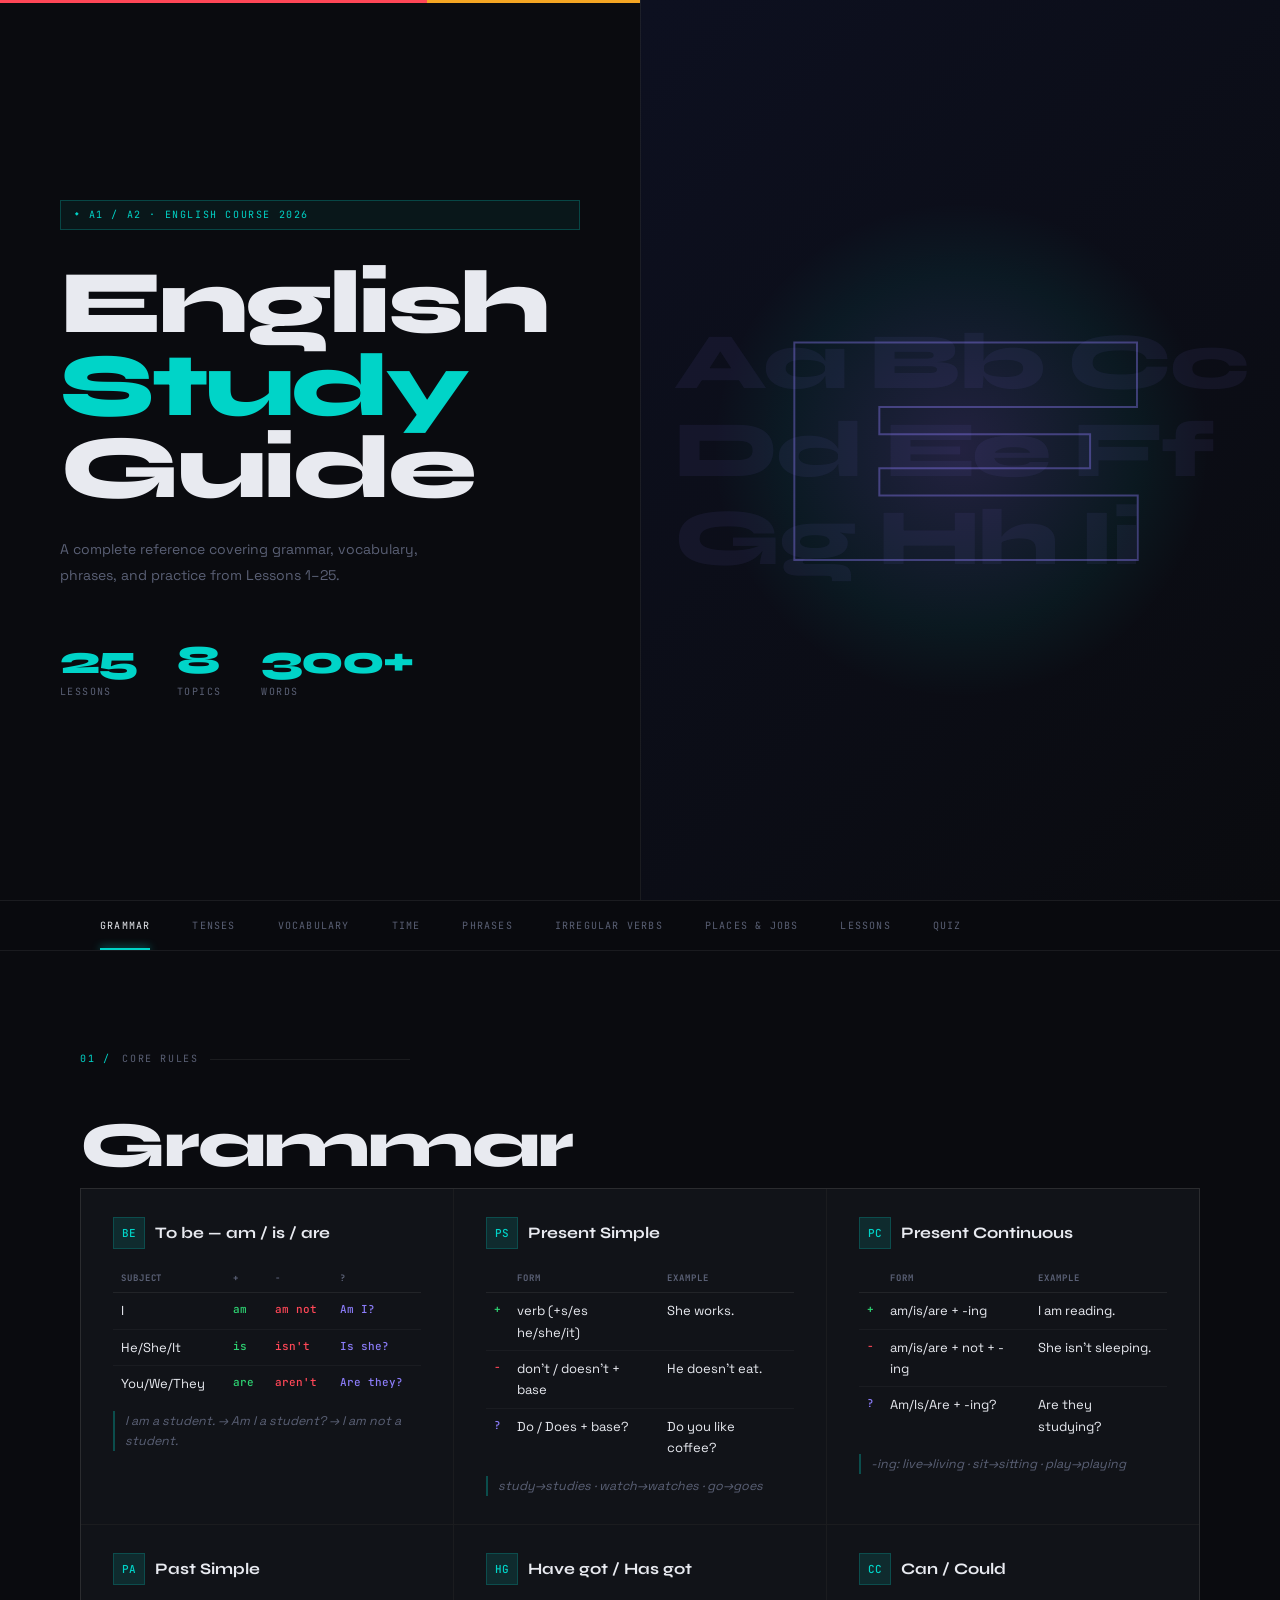
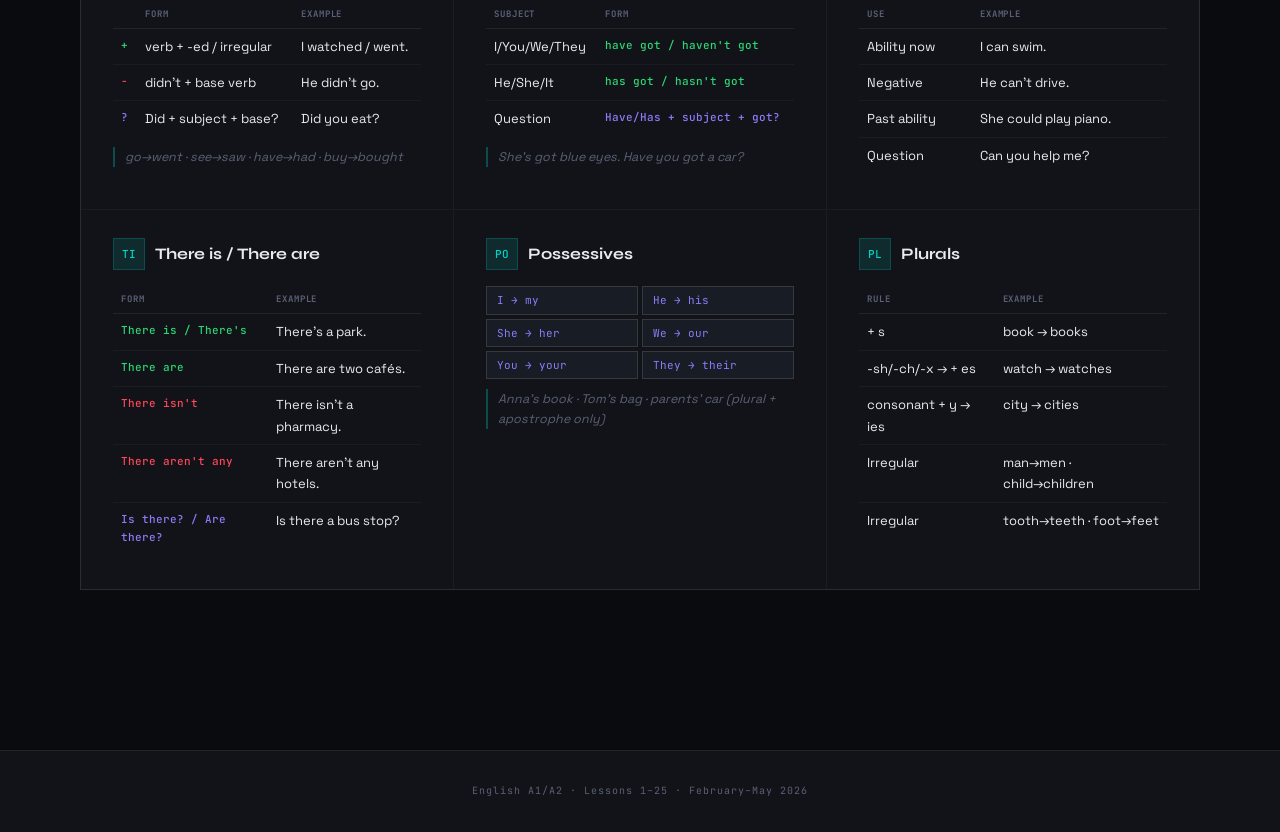
<file: English_Study_Guide_new.html>
<!DOCTYPE html>
<html lang="en">
<head>
<meta charset="UTF-8">
<meta name="viewport" content="width=device-width, initial-scale=1.0">
<title>English Study Guide — A1/A2</title>
<link href="https://fonts.googleapis.com/css2?family=Space+Grotesk:wght@300;400;500;600;700&family=Syne:wght@400;700;800&family=JetBrains+Mono:wght@300;400;500&display=swap" rel="stylesheet">
<style>
:root {
  --bg:       #0a0b0f;
  --surface:  #111318;
  --surface2: #181c24;
  --border:   rgba(255,255,255,0.07);
  --border2:  rgba(255,255,255,0.12);
  --text:     #e8eaf0;
  --muted:    #5a6075;
  --dim:      #3a3f52;
  --cyan:     #00d4c8;
  --cyan-dim: rgba(0,212,200,0.12);
  --violet:   #8b7cf8;
  --violet-dim: rgba(139,124,248,0.12);
  --amber:    #f5a623;
  --amber-dim: rgba(245,166,35,0.1);
  --red:      #ff4757;
  --green:    #2ed573;
  --serif:    'Syne', sans-serif;
  --sans:     'Space Grotesk', sans-serif;
  --mono:     'JetBrains Mono', monospace;
}

*, *::before, *::after { box-sizing: border-box; margin: 0; padding: 0; }
html { scroll-behavior: smooth; }

body {
  background: var(--bg);
  color: var(--text);
  font-family: var(--sans);
  font-weight: 400;
  line-height: 1.65;
  overflow-x: hidden;
}

/* Grid texture overlay */
body::before {
  content: '';
  position: fixed;
  inset: 0;
  background-image:
    linear-gradient(rgba(0,212,200,0.025) 1px, transparent 1px),
    linear-gradient(90deg, rgba(0,212,200,0.025) 1px, transparent 1px);
  background-size: 48px 48px;
  pointer-events: none;
  z-index: 0;
}

/* ─── HEADER ─── */
header {
  position: relative;
  background: var(--bg);
  overflow: hidden;
  border-bottom: 1px solid var(--border);
}

.header-inner {
  display: grid;
  grid-template-columns: 1fr 1fr;
  min-height: 100vh;
  position: relative;
  z-index: 1;
}

.header-left {
  padding: 80px 60px;
  display: flex;
  flex-direction: column;
  justify-content: center;
}

.header-right {
  position: relative;
  overflow: hidden;
  display: flex;
  align-items: center;
  justify-content: center;
  background: linear-gradient(135deg, #0d1020 0%, #0a0b0f 100%);
  border-left: 1px solid var(--border);
}

/* Glowing orb background */
.header-right::after {
  content: '';
  position: absolute;
  width: 500px; height: 500px;
  background: radial-gradient(circle, rgba(139,124,248,0.18) 0%, rgba(0,212,200,0.06) 50%, transparent 70%);
  top: 50%; left: 50%;
  transform: translate(-50%,-50%);
  border-radius: 50%;
}

.header-right::before {
  content: 'Aa Bb Cc\A Dd Ee Ff\A Gg Hh Ii';
  white-space: pre;
  position: absolute;
  font-family: var(--serif);
  font-size: 80px;
  font-weight: 800;
  color: rgba(139,124,248,0.07);
  line-height: 1.1;
  letter-spacing: -2px;
  top: 50%; left: 50%;
  transform: translate(-50%,-50%);
  z-index: 1;
}

.flag-strip {
  position: absolute;
  top: 0; left: 0; right: 0;
  height: 3px;
  background: linear-gradient(90deg, var(--red) 33.33%, var(--amber) 33.33% 66.66%, var(--violet) 66.66%);
}

.subtitle-tag {
  display: inline-flex;
  align-items: center;
  gap: 8px;
  font-family: var(--mono);
  font-size: 10px;
  letter-spacing: .16em;
  text-transform: uppercase;
  color: var(--cyan);
  border: 1px solid rgba(0,212,200,0.25);
  padding: 6px 14px;
  margin-bottom: 32px;
  background: rgba(0,212,200,0.06);
  animation: fadeUp 0.8s ease both;
}
.subtitle-tag::before {
  content: '◆';
  font-size: 6px;
  animation: pulse 2s infinite;
}

h1 {
  font-family: var(--serif);
  font-size: clamp(52px, 7vw, 100px);
  font-weight: 800;
  line-height: 0.92;
  color: var(--text);
  letter-spacing: -3px;
  margin-bottom: 28px;
  animation: fadeUp 0.8s 0.1s ease both;
}

h1 em {
  font-style: normal;
  color: var(--cyan);
  position: relative;
}

.header-desc {
  font-size: 14px;
  color: var(--muted);
  max-width: 360px;
  margin-bottom: 52px;
  line-height: 1.8;
  animation: fadeUp 0.8s 0.2s ease both;
}

.header-meta {
  display: flex;
  gap: 40px;
  animation: fadeUp 0.8s 0.3s ease both;
}

.meta-item { text-align: left; }
.meta-num {
  display: block;
  font-family: var(--serif);
  font-size: 40px;
  font-weight: 800;
  color: var(--cyan);
  line-height: 1;
  letter-spacing: -2px;
}
.meta-label {
  font-size: 10px;
  text-transform: uppercase;
  letter-spacing: .14em;
  color: var(--muted);
  font-family: var(--mono);
  margin-top: 4px;
  display: block;
}

.big-letter {
  font-family: var(--serif);
  font-size: clamp(160px, 28vw, 340px);
  font-weight: 800;
  color: transparent;
  -webkit-text-stroke: 2px rgba(139,124,248,0.4);
  line-height: 1;
  position: relative;
  z-index: 2;
  animation: fadeIn 1s 0.4s ease both;
  letter-spacing: -8px;
}

/* ─── NAV ─── */
nav {
  position: sticky;
  top: 0;
  z-index: 100;
  background: rgba(10,11,15,0.92);
  border-bottom: 1px solid var(--border);
  backdrop-filter: blur(16px);
  -webkit-backdrop-filter: blur(16px);
}
.nav-inner {
  max-width: 1200px;
  margin: 0 auto;
  padding: 0 40px;
  display: flex;
  gap: 2px;
  overflow-x: auto;
}
.nav-btn {
  background: none;
  border: none;
  font-family: var(--mono);
  font-size: 10px;
  text-transform: uppercase;
  letter-spacing: .12em;
  color: var(--muted);
  padding: 18px 20px;
  cursor: pointer;
  white-space: nowrap;
  transition: color .2s;
  position: relative;
}
.nav-btn::after {
  content: '';
  position: absolute;
  bottom: 0; left: 20px; right: 20px;
  height: 2px;
  background: var(--cyan);
  transform: scaleX(0);
  transition: transform .25s cubic-bezier(.4,0,.2,1);
  box-shadow: 0 0 8px var(--cyan);
}
.nav-btn:hover, .nav-btn.active { color: var(--text); }
.nav-btn.active::after, .nav-btn:hover::after { transform: scaleX(1); }

@media (max-width: 768px) {
  .nav-inner {
    display: grid;
    grid-template-columns: repeat(4, 1fr);
    padding: 0;
    overflow: visible;
    gap: 0;
  }
  .nav-btn {
    padding: 12px 4px;
    font-size: 8px;
    letter-spacing: .04em;
    text-align: center;
    border-right: 1px solid var(--border);
    border-bottom: 1px solid var(--border);
    white-space: normal;
    line-height: 1.3;
  }
  .nav-btn::after { left: 0; right: 0; bottom: 0; }
  .nav-btn:nth-child(4n) { border-right: none; }
}

/* ─── MAIN ─── */
main { max-width: 1200px; margin: 0 auto; padding: 80px 40px; position: relative; z-index: 1; }

/* ─── SECTION TITLES ─── */
.section-title {
  font-family: var(--serif);
  font-size: clamp(38px, 5vw, 64px);
  font-weight: 800;
  line-height: 0.95;
  letter-spacing: -2px;
  margin-bottom: 12px;
  color: var(--text);
}
.section-kicker {
  font-family: var(--mono);
  font-size: 10px;
  text-transform: uppercase;
  letter-spacing: .16em;
  color: var(--muted);
  margin-bottom: 48px;
  display: flex;
  align-items: center;
  gap: 12px;
}
.section-kicker::after {
  content: '';
  flex: 1;
  height: 1px;
  background: var(--border);
  max-width: 200px;
}
.section-kicker span { color: var(--cyan); }

/* ─── GRAMMAR SECTION ─── */
.grammar-grid {
  display: grid;
  grid-template-columns: repeat(auto-fill, minmax(340px, 1fr));
  gap: 1px;
  background: var(--border);
  border: 1px solid var(--border);
}

.grammar-card {
  background: var(--surface);
  padding: 28px 32px;
  transition: background .2s;
}
.grammar-card:hover { background: var(--surface2); }

.grammar-card h3 {
  font-family: var(--serif);
  font-size: 16px;
  font-weight: 700;
  margin-bottom: 16px;
  display: flex;
  align-items: center;
  gap: 10px;
  color: var(--text);
}
.grammar-card h3::before {
  content: attr(data-icon);
  width: 32px; height: 32px;
  background: var(--cyan-dim);
  color: var(--cyan);
  font-family: var(--mono);
  font-size: 11px;
  font-weight: 500;
  display: flex;
  align-items: center;
  justify-content: center;
  flex-shrink: 0;
  border: 1px solid rgba(0,212,200,0.2);
}

table.mini {
  width: 100%;
  border-collapse: collapse;
  font-size: 13px;
  margin-bottom: 8px;
}
table.mini th {
  text-align: left;
  font-family: var(--mono);
  font-size: 9px;
  text-transform: uppercase;
  letter-spacing: .1em;
  color: var(--muted);
  padding: 6px 8px;
  border-bottom: 1px solid var(--border);
}
table.mini td {
  padding: 7px 8px;
  border-bottom: 1px solid rgba(255,255,255,0.04);
  vertical-align: top;
  color: var(--text);
}
table.mini tr:last-child td { border-bottom: none; }
table.mini .pos { color: var(--green); font-weight: 500; font-family: var(--mono); font-size: 11px; }
table.mini .neg { color: var(--red); font-weight: 500; font-family: var(--mono); font-size: 11px; }
table.mini .q   { color: var(--violet); font-weight: 500; font-family: var(--mono); font-size: 11px; }

.example {
  font-size: 12.5px;
  color: var(--muted);
  font-style: italic;
  border-left: 2px solid rgba(0,212,200,0.3);
  padding-left: 10px;
  margin-top: 10px;
  line-height: 1.6;
}
.chips {
  display: flex;
  flex-wrap: wrap;
  gap: 6px;
  margin-top: 10px;
}
.chip {
  font-family: var(--mono);
  font-size: 11px;
  padding: 4px 10px;
  background: var(--surface2);
  border: 1px solid var(--border2);
  color: var(--violet);
}

/* ─── TENSES ─── */
.tense-comparison {
  display: grid;
  grid-template-columns: 1fr 1fr 1fr;
  gap: 0;
  border: 1px solid var(--border);
  margin-bottom: 48px;
}
.tense-col {
  padding: 32px;
  border-right: 1px solid var(--border);
  background: var(--surface);
}
.tense-col:last-child { border-right: none; }
.tense-col:nth-child(1) { border-top: 3px solid var(--violet); }
.tense-col:nth-child(2) { border-top: 3px solid var(--cyan); }
.tense-col:nth-child(3) { border-top: 3px solid var(--amber); }
.tense-name {
  font-family: var(--serif);
  font-size: 17px;
  font-weight: 700;
  margin-bottom: 12px;
  color: var(--text);
}
.tense-use {
  font-size: 13px;
  color: var(--muted);
  margin-bottom: 16px;
}
.signal-words {
  display: flex;
  flex-direction: column;
  gap: 4px;
}
.signal-word {
  font-family: var(--mono);
  font-size: 11px;
  color: var(--cyan);
  padding: 4px 8px;
  background: var(--cyan-dim);
}

/* ─── FREQ BAR ─── */
.freq-section { margin-bottom: 48px; }
.freq-row {
  display: grid;
  grid-template-columns: 100px 1fr 60px;
  align-items: center;
  gap: 16px;
  margin-bottom: 10px;
}
.freq-label {
  font-family: var(--mono);
  font-size: 12px;
  color: var(--text);
  text-align: right;
}
.freq-bar-wrap {
  height: 20px;
  background: var(--surface2);
  border: 1px solid var(--border);
  position: relative;
}
.freq-bar {
  height: 100%;
  position: absolute;
  left: 0; top: 0;
  transition: width 1s cubic-bezier(.4,0,.2,1);
}
.freq-pct {
  font-family: var(--mono);
  font-size: 11px;
  color: var(--muted);
}

/* ─── VOCAB ─── */
.vocab-section { display: none; }
.vocab-section.active { display: block; }

.vocab-tabs {
  display: flex;
  gap: 0;
  border: 1px solid var(--border);
  margin-bottom: 40px;
  overflow-x: auto;
}
.vtab {
  background: none;
  border: none;
  border-right: 1px solid var(--border);
  font-family: var(--mono);
  font-size: 10px;
  text-transform: uppercase;
  letter-spacing: .1em;
  padding: 14px 22px;
  cursor: pointer;
  color: var(--muted);
  white-space: nowrap;
  transition: all .2s;
}
.vtab:last-child { border-right: none; }
.vtab.active, .vtab:hover { background: var(--cyan-dim); color: var(--cyan); }

.vocab-grid {
  display: grid;
  grid-template-columns: repeat(auto-fill, minmax(200px, 1fr));
  gap: 1px;
  background: var(--border);
}
.vocab-card {
  background: var(--surface);
  padding: 16px 20px;
  cursor: default;
  transition: background .15s, transform .15s;
  position: relative;
}
.vocab-card:hover {
  background: var(--surface2);
  transform: translateY(-2px);
  z-index: 2;
}
.vocab-card:hover .v-en { color: var(--cyan); }
.v-en {
  font-family: var(--serif);
  font-size: 15px;
  font-weight: 700;
  color: var(--text);
  transition: color .15s;
  margin-bottom: 3px;
}
.v-am {
  font-size: 11px;
  color: var(--muted);
  font-family: var(--mono);
  transition: color .15s;
  margin-bottom: 5px;
}
.v-ex {
  font-size: 11px;
  color: var(--dim);
  font-style: italic;
  transition: color .15s;
  line-height: 1.4;
}

/* ─── OPPOSITES ─── */
.opp-grid {
  display: grid;
  grid-template-columns: repeat(auto-fill, minmax(280px, 1fr));
  gap: 1px;
  background: var(--border);
}
.opp-pair {
  background: var(--surface);
  display: flex;
  align-items: center;
  padding: 14px 20px;
}
.opp-word {
  flex: 1;
  font-family: var(--serif);
  font-size: 15px;
  font-weight: 700;
  color: var(--text);
}
.opp-divider {
  font-family: var(--mono);
  font-size: 9px;
  color: var(--cyan);
  padding: 0 14px;
  letter-spacing: .12em;
}
.opp-word.right { text-align: right; color: var(--violet); }

/* ─── TIME ─── */
.time-grid {
  display: grid;
  grid-template-columns: repeat(auto-fill, minmax(200px, 1fr));
  gap: 1px;
  background: var(--border);
  margin-bottom: 32px;
}
.time-card {
  background: var(--surface);
  padding: 20px;
  transition: background .15s;
}
.time-card:hover { background: var(--surface2); }
.time-clock {
  font-family: var(--mono);
  font-size: 26px;
  font-weight: 400;
  color: var(--cyan);
  margin-bottom: 6px;
  letter-spacing: .04em;
}
.time-say {
  font-size: 13px;
  color: var(--muted);
  font-style: italic;
}

/* ─── PHRASES ─── */
.phrase-list {
  display: flex;
  flex-direction: column;
  gap: 1px;
  background: var(--border);
  border: 1px solid var(--border);
}
.phrase-item {
  background: var(--surface);
  display: grid;
  grid-template-columns: 1fr auto;
  align-items: center;
  padding: 16px 24px;
  gap: 20px;
  transition: background .15s;
}
.phrase-item:hover { background: var(--surface2); }
.phrase-en {
  font-family: var(--sans);
  font-size: 14px;
  font-weight: 400;
  color: var(--text);
}
.phrase-tag {
  font-family: var(--mono);
  font-size: 9px;
  text-transform: uppercase;
  letter-spacing: .1em;
  padding: 3px 10px;
  white-space: nowrap;
}
.tag-greeting  { background: var(--violet-dim); color: var(--violet); border: 1px solid rgba(139,124,248,0.2); }
.tag-restaurant{ background: rgba(255,71,87,0.1); color: var(--red); border: 1px solid rgba(255,71,87,0.2); }
.tag-family    { background: rgba(46,213,115,0.1); color: var(--green); border: 1px solid rgba(46,213,115,0.2); }
.tag-general   { background: var(--amber-dim); color: var(--amber); border: 1px solid rgba(245,166,35,0.2); }

/* ─── IRREGULAR VERBS ─── */
.irr-table {
  width: 100%;
  border-collapse: collapse;
  font-size: 13.5px;
}
.irr-table thead tr { background: var(--surface2); }
.irr-table thead th {
  font-family: var(--mono);
  font-size: 9px;
  text-transform: uppercase;
  letter-spacing: .12em;
  color: var(--cyan);
  padding: 14px 16px;
  text-align: left;
  font-weight: 500;
  border-bottom: 1px solid var(--border2);
}
.irr-table tbody tr {
  border-bottom: 1px solid var(--border);
  transition: background .1s;
}
.irr-table tbody tr:hover { background: var(--surface2); }
.irr-table tbody tr:nth-child(even) { background: rgba(255,255,255,0.02); }
.irr-table tbody tr:nth-child(even):hover { background: var(--surface2); }
.irr-table td {
  padding: 10px 16px;
  vertical-align: middle;
}
.irr-table .col-base  { font-family: var(--serif); font-size: 15px; font-weight: 700; color: var(--text); width: 14%; }
.irr-table .col-past  { font-family: var(--serif); font-size: 15px; font-weight: 700; color: var(--red); width: 16%; }
.irr-table .col-pp    { font-family: var(--serif); font-size: 15px; font-weight: 700; color: var(--violet); width: 16%; }
.irr-table .col-arm   { font-family: var(--mono); font-size: 11px; color: var(--muted); width: 26%; }
.irr-table .col-ex    { font-size: 12px; color: var(--dim); font-style: italic; width: 28%; }

.irr-filter-row {
  display: flex;
  gap: 8px;
  margin-bottom: 20px;
  flex-wrap: wrap;
  align-items: center;
}
.irr-filter {
  background: none;
  border: 1px solid var(--border2);
  font-family: var(--mono);
  font-size: 10px;
  text-transform: uppercase;
  letter-spacing: .1em;
  padding: 7px 16px;
  cursor: pointer;
  color: var(--muted);
  transition: all .15s;
}
.irr-filter:hover, .irr-filter.active {
  background: var(--cyan-dim);
  color: var(--cyan);
  border-color: rgba(0,212,200,0.3);
}
.irr-search {
  margin-left: auto;
  padding: 7px 14px;
  border: 1px solid var(--border2);
  background: var(--surface);
  font-family: var(--mono);
  font-size: 12px;
  color: var(--text);
  width: 200px;
  outline: none;
  transition: border-color .15s;
}
.irr-search::placeholder { color: var(--muted); }
.irr-search:focus { border-color: var(--cyan); box-shadow: 0 0 0 2px rgba(0,212,200,0.1); }
.irr-count {
  font-family: var(--mono);
  font-size: 10px;
  color: var(--muted);
  margin-bottom: 12px;
}
.irr-table th { position: relative; cursor: pointer; user-select: none; }
.irr-table th .sort-arrow {
  display: inline-block;
  font-size: 10px;
  opacity: 0.3;
  margin-left: 4px;
  transition: opacity .15s;
}
.irr-table th:hover .sort-arrow { opacity: 0.7; }
.irr-table th.sorted .sort-arrow { opacity: 1; color: var(--cyan); }

/* ─── QUIZ ─── */
.quiz-wrap {
  border: 1px solid var(--border);
  overflow: hidden;
}
.quiz-header {
  background: var(--surface2);
  padding: 24px 32px;
  display: flex;
  justify-content: space-between;
  align-items: center;
  border-bottom: 1px solid var(--border);
}
.quiz-header h3 {
  font-family: var(--serif);
  font-size: 20px;
  color: var(--text);
  font-weight: 700;
}
.quiz-score {
  font-family: var(--mono);
  font-size: 13px;
  color: var(--cyan);
}
.quiz-body { padding: 32px; background: var(--surface); }
.quiz-q {
  font-family: var(--serif);
  font-size: 22px;
  font-weight: 700;
  margin-bottom: 8px;
  color: var(--text);
}
.quiz-hint {
  font-family: var(--mono);
  font-size: 10px;
  color: var(--muted);
  text-transform: uppercase;
  letter-spacing: .1em;
  margin-bottom: 28px;
}
.quiz-options {
  display: grid;
  grid-template-columns: 1fr 1fr;
  gap: 8px;
  margin-bottom: 20px;
}
.quiz-opt {
  background: var(--surface2);
  border: 1px solid var(--border2);
  padding: 14px 18px;
  font-family: var(--sans);
  font-size: 14px;
  cursor: pointer;
  text-align: left;
  transition: all .15s;
  color: var(--text);
}
.quiz-opt:hover { border-color: var(--cyan); background: var(--cyan-dim); color: var(--cyan); }
.quiz-opt.correct { background: rgba(46,213,115,0.1); border-color: rgba(46,213,115,0.4); color: var(--green); font-weight: 500; }
.quiz-opt.wrong   { background: rgba(255,71,87,0.1); border-color: rgba(255,71,87,0.4); color: var(--red); font-weight: 500; }
.quiz-opt:disabled { cursor: default; }
.quiz-feedback {
  font-size: 13px;
  min-height: 24px;
  font-weight: 500;
  margin-bottom: 16px;
  font-family: var(--mono);
}
.quiz-feedback.ok  { color: var(--green); }
.quiz-feedback.err { color: var(--red); }
.quiz-next {
  background: var(--cyan-dim);
  color: var(--cyan);
  border: 1px solid rgba(0,212,200,0.25);
  font-family: var(--mono);
  font-size: 11px;
  text-transform: uppercase;
  letter-spacing: .12em;
  padding: 12px 28px;
  cursor: pointer;
  transition: all .15s;
}
.quiz-next:hover { background: rgba(0,212,200,0.2); box-shadow: 0 0 16px rgba(0,212,200,0.2); }
.quiz-progress {
  width: 100%;
  height: 2px;
  background: var(--surface2);
  margin-top: 20px;
}
.quiz-progress-bar {
  height: 100%;
  background: linear-gradient(90deg, var(--cyan), var(--violet));
  transition: width .4s;
  box-shadow: 0 0 8px var(--cyan);
}

/* ─── PLACES / JOBS ─── */
.two-col {
  display: grid;
  grid-template-columns: 1fr 1fr;
  gap: 40px;
}
.list-block h4 {
  font-family: var(--mono);
  font-size: 10px;
  text-transform: uppercase;
  letter-spacing: .14em;
  color: var(--cyan);
  margin-bottom: 12px;
}
.place-grid, .job-grid {
  display: flex;
  flex-direction: column;
  gap: 1px;
  background: var(--border);
}
.place-item, .job-item {
  background: var(--surface);
  padding: 10px 16px;
  font-size: 13px;
  display: flex;
  align-items: center;
  gap: 10px;
  transition: background .12s;
}
.place-item:hover, .job-item:hover { background: var(--surface2); }
.place-item::before {
  content: '›';
  font-family: var(--mono);
  font-size: 14px;
  color: var(--cyan);
  flex-shrink: 0;
  opacity: 0.6;
}

/* ─── p-en / p-am ─── */
.p-en { color: var(--text); font-weight: 500; }
.p-am { color: var(--muted); font-family: var(--mono); font-size: 11px; margin-left: auto; }

/* ─── SECTION WRAPPERS ─── */
.page-section { display: none; padding-top: 20px; }
.page-section.active { display: block; }

/* ─── INLINE STYLE OVERRIDES (dark mode for inline bg/color) ─── */
[style*="background:var(--surface)"] { background: var(--surface) !important; }
[style*="background:var(--surface2)"] { background: var(--surface2) !important; }
[style*="color:var(--muted)"] { color: var(--muted) !important; }
[style*="color:var(--violet)"] { color: var(--violet) !important; }
[style*="color:var(--red)"] { color: var(--red) !important; }

/* ─── FOOTER ─── */
footer {
  background: var(--surface);
  color: var(--muted);
  text-align: center;
  padding: 32px;
  font-family: var(--mono);
  font-size: 10px;
  letter-spacing: .1em;
  margin-top: 80px;
  border-top: 1px solid var(--border);
}
footer strong { color: var(--cyan); }

/* ─── LESSONS SECTION ─── */
.lessons-intro {
  font-size: 13px;
  color: var(--muted);
  margin-bottom: 32px;
  padding: 18px 24px;
  background: var(--surface);
  border-left: 3px solid var(--cyan);
  line-height: 1.7;
}
.lessons-intro strong { color: var(--text); }

.lesson-card {
  background: var(--surface);
  border: 1px solid var(--border);
  margin-bottom: 32px;
  position: relative;
  overflow: hidden;
}
.lesson-card.exam { border-left: 3px solid var(--red); }
.lesson-card.live { border-left: 3px solid var(--cyan); }

.lesson-head {
  display: flex;
  align-items: center;
  justify-content: space-between;
  flex-wrap: wrap;
  gap: 12px;
  padding: 24px 32px;
  background: var(--surface2);
  border-bottom: 1px solid var(--border);
}
.lesson-num {
  font-family: var(--serif);
  font-size: 28px;
  font-weight: 800;
  letter-spacing: -1px;
  color: var(--text);
}
.lesson-num em {
  font-style: normal;
  color: var(--cyan);
}
.lesson-card.exam .lesson-num em { color: var(--red); }

.lesson-date {
  font-family: var(--mono);
  font-size: 11px;
  letter-spacing: .12em;
  text-transform: uppercase;
  color: var(--muted);
  padding: 6px 12px;
  border: 1px solid var(--border2);
  background: var(--bg);
}
.lesson-tag {
  font-family: var(--mono);
  font-size: 10px;
  letter-spacing: .14em;
  text-transform: uppercase;
  padding: 4px 10px;
  background: rgba(255,71,87,0.12);
  color: var(--red);
  border: 1px solid rgba(255,71,87,0.3);
}
.lesson-tag.live-tag {
  background: var(--cyan-dim);
  color: var(--cyan);
  border-color: rgba(0,212,200,0.3);
}

.lesson-body { padding: 32px; }
.lesson-body.center { text-align: center; padding: 48px 32px; }

.topic-pill-row {
  display: flex;
  flex-wrap: wrap;
  gap: 8px;
  margin-bottom: 28px;
}
.topic-pill {
  font-family: var(--mono);
  font-size: 10px;
  letter-spacing: .1em;
  text-transform: uppercase;
  padding: 6px 12px;
  background: var(--violet-dim);
  color: var(--violet);
  border: 1px solid rgba(139,124,248,0.25);
}

.topic-block {
  margin-bottom: 36px;
  padding-bottom: 28px;
  border-bottom: 1px dashed var(--border2);
}
.topic-block:last-child { border-bottom: none; margin-bottom: 0; padding-bottom: 0; }

.topic-title {
  font-family: var(--serif);
  font-size: 20px;
  font-weight: 700;
  margin-bottom: 6px;
  color: var(--text);
  display: flex;
  align-items: baseline;
  gap: 14px;
  flex-wrap: wrap;
}
.topic-arm {
  font-family: var(--mono);
  font-size: 12px;
  font-weight: 400;
  color: var(--amber);
  letter-spacing: .02em;
}
.topic-formula {
  font-family: var(--mono);
  font-size: 12px;
  color: var(--cyan);
  background: var(--cyan-dim);
  padding: 8px 14px;
  margin-bottom: 18px;
  border-left: 2px solid var(--cyan);
  display: inline-block;
}

/* Conjugation tables (be going to / would like) */
.conj-table {
  display: grid;
  gap: 1px;
  background: var(--border);
  border: 1px solid var(--border);
  margin-bottom: 14px;
  font-size: 13px;
}
.conj-table.cols-3 { grid-template-columns: minmax(120px, 1fr) minmax(120px, 1.4fr) minmax(100px, 1fr); }
.conj-table.cols-4 { grid-template-columns: 100px minmax(120px, 1fr) minmax(120px, 1.4fr) minmax(100px, 1fr); }

.conj-table .ch {
  padding: 10px 14px;
  background: var(--surface2);
  font-family: var(--mono);
  font-size: 9px;
  text-transform: uppercase;
  letter-spacing: .12em;
  color: var(--muted);
}
.conj-table .cell {
  padding: 10px 14px;
  background: var(--surface);
  color: var(--text);
  line-height: 1.6;
}
.conj-table .cell.subj { color: var(--muted); font-family: var(--mono); font-size: 12px; }
.conj-table .cell.pos { color: var(--green); font-weight: 500; }
.conj-table .cell.neg { color: var(--red); font-weight: 500; }
.conj-table .cell.q { color: var(--violet); font-weight: 500; }
.conj-table .cell.tail { color: var(--muted); font-style: italic; }

.conj-grid-2 {
  display: grid;
  grid-template-columns: 1fr 1fr;
  gap: 24px;
  margin-bottom: 14px;
}
.conj-grid-2 > div > .conj-label {
  font-family: var(--mono);
  font-size: 10px;
  text-transform: uppercase;
  letter-spacing: .14em;
  color: var(--muted);
  margin-bottom: 10px;
  padding-bottom: 6px;
  border-bottom: 1px solid var(--border);
}
.conj-label.pos-label { color: var(--green); }
.conj-label.neg-label { color: var(--red); }
.conj-label.q-label { color: var(--violet); }

.three-forms {
  display: grid;
  grid-template-columns: 1fr 1fr 1fr;
  gap: 1px;
  background: var(--border);
  border: 1px solid var(--border);
  margin-bottom: 14px;
}
.three-forms > div {
  padding: 14px 18px;
  background: var(--surface);
}
.three-forms .lbl {
  font-family: var(--mono);
  font-size: 9px;
  text-transform: uppercase;
  letter-spacing: .12em;
  color: var(--muted);
  margin-bottom: 6px;
}
.three-forms .pos-bg { border-top: 2px solid var(--green); }
.three-forms .neg-bg { border-top: 2px solid var(--red); }
.three-forms .q-bg { border-top: 2px solid var(--violet); }
.three-forms .sentence {
  font-size: 13px;
  color: var(--text);
  line-height: 1.5;
}

.homework-block {
  margin-top: 28px;
  padding: 24px 28px;
  background: var(--amber-dim);
  border-left: 3px solid var(--amber);
}
.homework-block .hw-title {
  font-family: var(--mono);
  font-size: 11px;
  text-transform: uppercase;
  letter-spacing: .16em;
  color: var(--amber);
  margin-bottom: 14px;
  display: flex;
  align-items: center;
  gap: 8px;
}
.homework-block .hw-title::before { content: '📌'; }
.hw-list { list-style: none; display: flex; flex-direction: column; gap: 10px; }
.hw-list li {
  font-size: 13px;
  display: flex;
  gap: 12px;
  align-items: baseline;
  flex-wrap: wrap;
}
.hw-list .hw-topic {
  font-family: var(--mono);
  font-size: 10px;
  text-transform: uppercase;
  letter-spacing: .1em;
  color: var(--cyan);
  padding: 2px 8px;
  background: var(--cyan-dim);
  flex-shrink: 0;
}
.hw-list a {
  color: var(--text);
  text-decoration: none;
  border-bottom: 1px dashed var(--muted);
  word-break: break-all;
  transition: color .2s, border-color .2s;
}
.hw-list a:hover { color: var(--cyan); border-bottom-color: var(--cyan); }

.exam-icon {
  font-family: var(--serif);
  font-size: 80px;
  font-weight: 800;
  color: transparent;
  -webkit-text-stroke: 2px var(--red);
  letter-spacing: -3px;
  line-height: 1;
  margin-bottom: 18px;
}
.exam-msg {
  font-family: var(--mono);
  font-size: 12px;
  text-transform: uppercase;
  letter-spacing: .2em;
  color: var(--muted);
}

/* ─── COMPACT LESSON CARDS (for timeline of all lessons) ─── */
.lesson-card.compact .lesson-body { padding: 24px 32px; }

.mini-block {
  margin-bottom: 18px;
}
.mini-block:last-child { margin-bottom: 0; }
.mini-block-title {
  font-family: var(--mono);
  font-size: 10px;
  text-transform: uppercase;
  letter-spacing: .14em;
  color: var(--cyan);
  margin-bottom: 8px;
  display: flex;
  align-items: center;
  gap: 8px;
}
.mini-block-title::before {
  content: '';
  width: 6px; height: 6px;
  background: var(--cyan);
  border-radius: 50%;
}
.mini-block p, .mini-block .ex-line {
  font-size: 13px;
  color: var(--text);
  line-height: 1.7;
  margin-bottom: 6px;
}
.mini-block .ex-line {
  font-style: italic;
  color: var(--muted);
  padding-left: 14px;
  border-left: 1px solid var(--border2);
}
.mini-block .ex-line strong { color: var(--text); font-style: normal; }

.mini-formula {
  font-family: var(--mono);
  font-size: 11px;
  color: var(--violet);
  background: var(--violet-dim);
  padding: 6px 12px;
  margin-bottom: 10px;
  border-left: 2px solid var(--violet);
  display: inline-block;
}

.tiny-table {
  width: 100%;
  border-collapse: collapse;
  font-size: 12px;
  margin: 8px 0 4px;
}
.tiny-table th {
  text-align: left;
  font-family: var(--mono);
  font-size: 9px;
  text-transform: uppercase;
  letter-spacing: .1em;
  color: var(--muted);
  padding: 5px 8px;
  border-bottom: 1px solid var(--border);
}
.tiny-table td {
  padding: 6px 8px;
  border-bottom: 1px solid rgba(255,255,255,0.04);
  color: var(--text);
}
.tiny-table tr:last-child td { border-bottom: none; }
.tiny-table .pos { color: var(--green); font-family: var(--mono); font-size: 11px; }
.tiny-table .neg { color: var(--red); font-family: var(--mono); font-size: 11px; }
.tiny-table .q   { color: var(--violet); font-family: var(--mono); font-size: 11px; }

.vocab-inline {
  display: flex;
  flex-wrap: wrap;
  gap: 6px 12px;
  font-size: 12px;
  line-height: 1.7;
}
.vocab-inline .vi {
  display: inline-flex;
  align-items: baseline;
  gap: 6px;
  padding: 3px 0;
}
.vocab-inline .vi-en { color: var(--text); }
.vocab-inline .vi-am { color: var(--muted); font-family: var(--mono); font-size: 10.5px; }
.vocab-inline .vi-sep { color: var(--dim); }

.two-mini-cols {
  display: grid;
  grid-template-columns: 1fr 1fr;
  gap: 18px 28px;
}

@media (max-width: 768px) {
  .two-mini-cols { grid-template-columns: 1fr; }
  .conj-table.cols-3, .conj-table.cols-4 { grid-template-columns: 1fr 1fr; }
  .conj-table .ch:nth-child(n+3), .conj-table.cols-4 .ch:nth-child(n+3) { display: none; }
  .three-forms { grid-template-columns: 1fr; }
  .conj-grid-2 { grid-template-columns: 1fr; }
  .lesson-body { padding: 24px 20px; }
  .lesson-head { padding: 18px 20px; }
}

/* ─── ANIMATIONS ─── */
@keyframes fadeUp {
  from { opacity: 0; transform: translateY(24px); }
  to   { opacity: 1; transform: translateY(0); }
}
@keyframes fadeIn {
  from { opacity: 0; }
  to   { opacity: 1; }
}
@keyframes pulse {
  0%, 100% { opacity: 1; }
  50%       { opacity: 0.3; }
}

/* ─── RESPONSIVE ─── */
@media (max-width: 768px) {
  .header-inner { grid-template-columns: 1fr; }
  .header-right { display: none; }
  .header-left  { padding: 60px 32px; min-height: 100vh; }
  .tense-comparison { grid-template-columns: 1fr; }
  .two-col { grid-template-columns: 1fr; }
  main { padding: 60px 24px; }
  .quiz-options { grid-template-columns: 1fr; }
}
</style>

</head>
<body>

<!-- HEADER -->
<header>
  <div class="flag-strip"></div>
  <div class="header-inner">
    <div class="header-left">
      <div class="subtitle-tag">A1 / A2 · English Course 2026</div>
      <h1>English<br><em>Study</em><br>Guide</h1>
      <p class="header-desc">A complete reference covering grammar, vocabulary, phrases, and practice from Lessons 1–25.</p>
      <div class="header-meta">
        <div class="meta-item">
          <span class="meta-num">25</span>
          <span class="meta-label">Lessons</span>
        </div>
        <div class="meta-item">
          <span class="meta-num">8</span>
          <span class="meta-label">Topics</span>
        </div>
        <div class="meta-item">
          <span class="meta-num">300+</span>
          <span class="meta-label">Words</span>
        </div>
      </div>
    </div>
    <div class="header-right">
      <div class="big-letter">E</div>
    </div>
  </div>
</header>

<!-- NAV -->
<nav>
  <div class="nav-inner">
    <button class="nav-btn active" onclick="showSection('grammar',this)">Grammar</button>
    <button class="nav-btn" onclick="showSection('tenses',this)">Tenses</button>
    <button class="nav-btn" onclick="showSection('vocabulary',this)">Vocabulary</button>
    <button class="nav-btn" onclick="showSection('time',this)">Time</button>
    <button class="nav-btn" onclick="showSection('phrases',this)">Phrases</button>
    <button class="nav-btn" onclick="showSection('verbs',this)">Irregular Verbs</button>
    <button class="nav-btn" onclick="showSection('places',this)">Places & Jobs</button>
    <button class="nav-btn" onclick="showSection('lessons',this)">Lessons</button>
    <button class="nav-btn" onclick="showSection('quiz',this)">Quiz</button>
  </div>
</nav>

<main>

<!-- ═══ GRAMMAR ═══ -->
<div id="grammar" class="page-section active">
  <div class="section-kicker"><span>01 /</span> Core Rules</div>
  <h2 class="section-title">Grammar</h2>

  <div class="grammar-grid">

    <div class="grammar-card">
      <h3 data-icon="BE">To be — am / is / are</h3>
      <table class="mini">
        <tr><th>Subject</th><th>+</th><th>−</th><th>?</th></tr>
        <tr><td>I</td><td class="pos">am</td><td class="neg">am not</td><td class="q">Am I?</td></tr>
        <tr><td>He/She/It</td><td class="pos">is</td><td class="neg">isn't</td><td class="q">Is she?</td></tr>
        <tr><td>You/We/They</td><td class="pos">are</td><td class="neg">aren't</td><td class="q">Are they?</td></tr>
      </table>
      <p class="example">I am a student. → Am I a student? → I am not a student.</p>
    </div>

    <div class="grammar-card">
      <h3 data-icon="PS">Present Simple</h3>
      <table class="mini">
        <tr><th></th><th>Form</th><th>Example</th></tr>
        <tr><td class="pos">+</td><td>verb (+s/es he/she/it)</td><td>She works.</td></tr>
        <tr><td class="neg">−</td><td>don't / doesn't + base</td><td>He doesn't eat.</td></tr>
        <tr><td class="q">?</td><td>Do / Does + base?</td><td>Do you like coffee?</td></tr>
      </table>
      <p class="example">study→studies · watch→watches · go→goes</p>
    </div>

    <div class="grammar-card">
      <h3 data-icon="PC">Present Continuous</h3>
      <table class="mini">
        <tr><th></th><th>Form</th><th>Example</th></tr>
        <tr><td class="pos">+</td><td>am/is/are + -ing</td><td>I am reading.</td></tr>
        <tr><td class="neg">−</td><td>am/is/are + not + -ing</td><td>She isn't sleeping.</td></tr>
        <tr><td class="q">?</td><td>Am/Is/Are + -ing?</td><td>Are they studying?</td></tr>
      </table>
      <p class="example">-ing: live→living · sit→sitting · play→playing</p>
    </div>

    <div class="grammar-card">
      <h3 data-icon="PA">Past Simple</h3>
      <table class="mini">
        <tr><th></th><th>Form</th><th>Example</th></tr>
        <tr><td class="pos">+</td><td>verb + -ed / irregular</td><td>I watched / went.</td></tr>
        <tr><td class="neg">−</td><td>didn't + base verb</td><td>He didn't go.</td></tr>
        <tr><td class="q">?</td><td>Did + subject + base?</td><td>Did you eat?</td></tr>
      </table>
      <p class="example">go→went · see→saw · have→had · buy→bought</p>
    </div>

    <div class="grammar-card">
      <h3 data-icon="HG">Have got / Has got</h3>
      <table class="mini">
        <tr><th>Subject</th><th>Form</th></tr>
        <tr><td>I/You/We/They</td><td class="pos">have got / haven't got</td></tr>
        <tr><td>He/She/It</td><td class="pos">has got / hasn't got</td></tr>
        <tr><td>Question</td><td class="q">Have/Has + subject + got?</td></tr>
      </table>
      <p class="example">She's got blue eyes. Have you got a car?</p>
    </div>

    <div class="grammar-card">
      <h3 data-icon="CC">Can / Could</h3>
      <table class="mini">
        <tr><th>Use</th><th>Example</th></tr>
        <tr><td>Ability now</td><td>I can swim.</td></tr>
        <tr><td>Negative</td><td>He can't drive.</td></tr>
        <tr><td>Past ability</td><td>She could play piano.</td></tr>
        <tr><td>Question</td><td>Can you help me?</td></tr>
      </table>
    </div>

    <div class="grammar-card">
      <h3 data-icon="TI">There is / There are</h3>
      <table class="mini">
        <tr><th>Form</th><th>Example</th></tr>
        <tr><td class="pos">There is / There's</td><td>There's a park.</td></tr>
        <tr><td class="pos">There are</td><td>There are two cafés.</td></tr>
        <tr><td class="neg">There isn't</td><td>There isn't a pharmacy.</td></tr>
        <tr><td class="neg">There aren't any</td><td>There aren't any hotels.</td></tr>
        <tr><td class="q">Is there? / Are there?</td><td>Is there a bus stop?</td></tr>
      </table>
    </div>

    <div class="grammar-card">
      <h3 data-icon="PO">Possessives</h3>
      <div style="display:grid;grid-template-columns:1fr 1fr;gap:4px;margin-bottom:10px;">
        <div class="chip">I → my</div><div class="chip">He → his</div>
        <div class="chip">She → her</div><div class="chip">We → our</div>
        <div class="chip">You → your</div><div class="chip">They → their</div>
      </div>
      <p class="example">Anna's book · Tom's bag · parents' car (plural + apostrophe only)</p>
    </div>

    <div class="grammar-card">
      <h3 data-icon="PL">Plurals</h3>
      <table class="mini">
        <tr><th>Rule</th><th>Example</th></tr>
        <tr><td>+ s</td><td>book → books</td></tr>
        <tr><td>-sh/-ch/-x → + es</td><td>watch → watches</td></tr>
        <tr><td>consonant + y → ies</td><td>city → cities</td></tr>
        <tr><td>Irregular</td><td>man→men · child→children</td></tr>
        <tr><td>Irregular</td><td>tooth→teeth · foot→feet</td></tr>
      </table>
    </div>

  </div>
</div>

<!-- ═══ TENSES ═══ -->
<div id="tenses" class="page-section">
  <div class="section-kicker"><span>02 /</span> When to Use</div>
  <h2 class="section-title">Tenses</h2>

  <div class="tense-comparison">
    <div class="tense-col">
      <div class="tense-name">Present Simple</div>
      <div class="tense-use">Habits, routines, facts, permanent situations</div>
      <div class="signal-words">
        <div class="signal-word">always / usually / often</div>
        <div class="signal-word">every day / every week</div>
        <div class="signal-word">on Mondays / in the morning</div>
      </div>
    </div>
    <div class="tense-col">
      <div class="tense-name">Present Continuous</div>
      <div class="tense-use">Happening now, temporary situations, changing events</div>
      <div class="signal-words">
        <div class="signal-word">now / at the moment</div>
        <div class="signal-word">today / this week</div>
        <div class="signal-word">right now / these days</div>
      </div>
    </div>
    <div class="tense-col">
      <div class="tense-name">Past Simple</div>
      <div class="tense-use">Finished actions, definite past time, sequence of events</div>
      <div class="signal-words">
        <div class="signal-word">yesterday / last night</div>
        <div class="signal-word">last week / last year</div>
        <div class="signal-word">ago / in 2020 / on Friday</div>
      </div>
    </div>
  </div>

  <h3 style="font-family:var(--serif);font-size:22px;font-weight:700;margin-bottom:20px;">Adverbs of Frequency</h3>
  <div class="freq-section">
    <div class="freq-row"><div class="freq-label">never</div><div class="freq-bar-wrap"><div class="freq-bar" style="width:0%;background:#b84c2a;"></div></div><div class="freq-pct">0%</div></div>
    <div class="freq-row"><div class="freq-label">sometimes</div><div class="freq-bar-wrap"><div class="freq-bar" style="width:35%;background:#c9a84c;"></div></div><div class="freq-pct">35%</div></div>
    <div class="freq-row"><div class="freq-label">often</div><div class="freq-bar-wrap"><div class="freq-bar" style="width:75%;background:#4a6741;"></div></div><div class="freq-pct">75%</div></div>
    <div class="freq-row"><div class="freq-label">usually</div><div class="freq-bar-wrap"><div class="freq-bar" style="width:90%;background:#3d4a5c;"></div></div><div class="freq-pct">90%</div></div>
    <div class="freq-row"><div class="freq-label">always</div><div class="freq-bar-wrap"><div class="freq-bar" style="width:100%;background:#1a1612;"></div></div><div class="freq-pct">100%</div></div>
  </div>
  <div class="example" style="font-size:13px;margin-bottom:32px;">
    Position: <strong>before main verb</strong> — I always drink tea.<br>
    After <strong>be</strong> — She is never late.<br>
    With <strong>don't/doesn't</strong> — He doesn't always eat breakfast.
  </div>

  <h3 style="font-family:var(--serif);font-size:22px;font-weight:700;margin-bottom:16px;">Stative Verbs — No -ing Form</h3>
  <div class="chips" style="margin-bottom:12px;">
    <div class="chip">like</div><div class="chip">love</div><div class="chip">hate</div>
    <div class="chip">know</div><div class="chip">understand</div><div class="chip">want</div>
    <div class="chip">need</div><div class="chip">believe</div><div class="chip">remember</div><div class="chip">seem</div>
  </div>
  <p class="example">✓ I like chocolate. &nbsp;&nbsp; ✗ I am liking chocolate.</p>

  <div style="margin-top:40px;">
  <h3 style="font-family:var(--serif);font-size:22px;font-weight:700;margin-bottom:16px;">Adjective vs Adverb</h3>
  <div style="display:grid;grid-template-columns:1fr 1fr;gap:1px;background:var(--border);border:1px solid var(--border);">
    <div style="padding:14px 20px;background:var(--surface2);font-family:var(--mono);font-size:10px;text-transform:uppercase;letter-spacing:.08em;color:var(--muted);">Adjective (describes noun)</div>
    <div style="padding:14px 20px;background:var(--surface2);font-family:var(--mono);font-size:10px;text-transform:uppercase;letter-spacing:.08em;color:var(--muted);">Adverb (describes verb)</div>
    <div style="padding:12px 20px;background:var(--surface);">She is a <strong>careful</strong> driver.</div>
    <div style="padding:12px 20px;background:var(--surface);">She drives <strong>carefully</strong>.</div>
    <div style="padding:12px 20px;background:var(--surface2);">He is a <strong>good</strong> student.</div>
    <div style="padding:12px 20px;background:var(--surface2);">He studies <strong>well</strong>. (good→well)</div>
    <div style="padding:12px 20px;background:var(--surface);">They are <strong>hard</strong> workers.</div>
    <div style="padding:12px 20px;background:var(--surface);">They work <strong>hard</strong>. (no change)</div>
    <div style="padding:12px 20px;background:var(--surface2);">She is a <strong>fast</strong> runner.</div>
    <div style="padding:12px 20px;background:var(--surface2);">She runs <strong>fast</strong>. (no change)</div>
  </div>
  </div>
</div>

<!-- ═══ VOCABULARY ═══ -->
<div id="vocabulary" class="page-section">
  <div class="section-kicker"><span>03 /</span> Word Bank</div>
  <h2 class="section-title">Vocabulary</h2>

  <div class="vocab-tabs">
    <button class="vtab active" onclick="showVocab('activities',this)">Activities</button>
    <button class="vtab" onclick="showVocab('family',this)">Family</button>
    <button class="vtab" onclick="showVocab('opposites',this)">Opposites</button>
    <button class="vtab" onclick="showVocab('clothing',this)">Clothing</button>
    <button class="vtab" onclick="showVocab('person',this)">Personality</button>
  </div>

  <div id="activities" class="vocab-section active">
    <div class="vocab-grid" id="act-grid"></div>
  </div>
  <div id="family" class="vocab-section">
    <div class="vocab-grid" id="fam-grid"></div>
  </div>
  <div id="opposites" class="vocab-section">
    <div class="opp-grid" id="opp-grid"></div>
  </div>
  <div id="clothing" class="vocab-section">
    <div class="vocab-grid" id="cloth-grid"></div>
  </div>
  <div id="person" class="vocab-section">
    <div class="vocab-grid" id="pers-grid"></div>
  </div>
</div>

<!-- ═══ TIME ═══ -->
<div id="time" class="page-section">
  <div class="section-kicker"><span>04 /</span> Telling the Time</div>
  <h2 class="section-title">Time</h2>

  <div class="time-grid">
    <div class="time-card"><div class="time-clock">3:00</div><div class="time-say">three o'clock</div></div>
    <div class="time-card"><div class="time-clock">3:05</div><div class="time-say">five past three</div></div>
    <div class="time-card"><div class="time-clock">3:10</div><div class="time-say">ten past three</div></div>
    <div class="time-card"><div class="time-clock">3:15</div><div class="time-say">a quarter past three</div></div>
    <div class="time-card"><div class="time-clock">3:20</div><div class="time-say">twenty past three</div></div>
    <div class="time-card"><div class="time-clock">3:30</div><div class="time-say">half past three</div></div>
    <div class="time-card"><div class="time-clock">3:40</div><div class="time-say">twenty to four</div></div>
    <div class="time-card"><div class="time-clock">3:45</div><div class="time-say">a quarter to four</div></div>
    <div class="time-card"><div class="time-clock">3:50</div><div class="time-say">ten to four</div></div>
    <div class="time-card"><div class="time-clock">3:55</div><div class="time-say">five to four</div></div>
  </div>
  <div class="example" style="font-size:13px;">
    a.m. = midnight to noon (00:00–12:00) &nbsp;·&nbsp; p.m. = noon to midnight (12:00–00:00)<br>
    3:00 a.m. = three o'clock in the morning &nbsp;·&nbsp; 3:00 p.m. = three o'clock in the afternoon
  </div>

  <div style="margin-top:48px;">
  <h3 style="font-family:var(--serif);font-size:22px;font-weight:700;margin-bottom:16px;">This / That / These / Those</h3>
  <div style="display:grid;grid-template-columns:repeat(4,1fr);gap:1px;background:var(--border);border:1px solid var(--border);">
    <div style="padding:20px;background:var(--surface);text-align:center;">
      <div style="font-family:var(--serif);font-size:28px;font-weight:900;color:var(--violet);">This</div>
      <div style="font-size:12px;color:var(--muted);margin-top:8px;">singular · near<br>սա</div>
    </div>
    <div style="padding:20px;background:var(--surface);text-align:center;">
      <div style="font-family:var(--serif);font-size:28px;font-weight:900;color:var(--violet);">That</div>
      <div style="font-size:12px;color:var(--muted);margin-top:8px;">singular · far<br>դա</div>
    </div>
    <div style="padding:20px;background:var(--surface);text-align:center;">
      <div style="font-family:var(--serif);font-size:28px;font-weight:900;color:var(--red);">These</div>
      <div style="font-size:12px;color:var(--muted);margin-top:8px;">plural · near<br>սրանք</div>
    </div>
    <div style="padding:20px;background:var(--surface);text-align:center;">
      <div style="font-family:var(--serif);font-size:28px;font-weight:900;color:var(--red);">Those</div>
      <div style="font-size:12px;color:var(--muted);margin-top:8px;">plural · far<br>դրանք</div>
    </div>
  </div>
  </div>
</div>

<!-- ═══ PHRASES ═══ -->
<div id="phrases" class="page-section">
  <div class="section-kicker"><span>05 /</span> Communication</div>
  <h2 class="section-title">Phrases</h2>

  <div class="phrase-list">
    <div class="phrase-item"><span class="phrase-en">Hello / Hi · Good morning / Good afternoon / Good evening</span><span class="phrase-tag tag-greeting">Greeting</span></div>
    <div class="phrase-item"><span class="phrase-en">How are you? → Fine, thanks. / Not bad. / Not much.</span><span class="phrase-tag tag-greeting">Greeting</span></div>
    <div class="phrase-item"><span class="phrase-en">Nice to meet you. → Nice to meet you too.</span><span class="phrase-tag tag-greeting">Greeting</span></div>
    <div class="phrase-item"><span class="phrase-en">My name is… / Hi, I'm…</span><span class="phrase-tag tag-greeting">Greeting</span></div>
    <div class="phrase-item"><span class="phrase-en">Goodbye / Bye · See you later · Good night</span><span class="phrase-tag tag-greeting">Greeting</span></div>
    <div class="phrase-item"><span class="phrase-en">Can I see the menu, please?</span><span class="phrase-tag tag-restaurant">Restaurant</span></div>
    <div class="phrase-item"><span class="phrase-en">I'd like to order [dish], please.</span><span class="phrase-tag tag-restaurant">Restaurant</span></div>
    <div class="phrase-item"><span class="phrase-en">Could you recommend something?</span><span class="phrase-tag tag-restaurant">Restaurant</span></div>
    <div class="phrase-item"><span class="phrase-en">Is this dish spicy / vegetarian?</span><span class="phrase-tag tag-restaurant">Restaurant</span></div>
    <div class="phrase-item"><span class="phrase-en">Could we have a table for [number]?</span><span class="phrase-tag tag-restaurant">Restaurant</span></div>
    <div class="phrase-item"><span class="phrase-en">Can I get the bill / check, please?</span><span class="phrase-tag tag-restaurant">Restaurant</span></div>
    <div class="phrase-item"><span class="phrase-en">Everything was delicious, thank you!</span><span class="phrase-tag tag-restaurant">Restaurant</span></div>
    <div class="phrase-item"><span class="phrase-en">I come from a big / small family.</span><span class="phrase-tag tag-family">Family</span></div>
    <div class="phrase-item"><span class="phrase-en">I'm the oldest / youngest of [number] siblings.</span><span class="phrase-tag tag-family">Family</span></div>
    <div class="phrase-item"><span class="phrase-en">I get along really well with my [family member].</span><span class="phrase-tag tag-family">Family</span></div>
    <div class="phrase-item"><span class="phrase-en">I'm really proud of my family.</span><span class="phrase-tag tag-family">Family</span></div>
    <div class="phrase-item"><span class="phrase-en">My family celebrates [holiday] every year.</span><span class="phrase-tag tag-family">Family</span></div>
    <div class="phrase-item"><span class="phrase-en">I don't understand. / Can you please repeat that?</span><span class="phrase-tag tag-general">General</span></div>
    <div class="phrase-item"><span class="phrase-en">I'm afraid of [spiders / making mistakes].</span><span class="phrase-tag tag-general">General</span></div>
    <div class="phrase-item"><span class="phrase-en">I'm good at / bad at [subject].</span><span class="phrase-tag tag-general">General</span></div>
    <div class="phrase-item"><span class="phrase-en">I used to [smoke] but now I don't.</span><span class="phrase-tag tag-general">General</span></div>
    <div class="phrase-item"><span class="phrase-en">I'd like to introduce… / This is…</span><span class="phrase-tag tag-general">General</span></div>
    <div class="phrase-item"><span class="phrase-en">Besides [English], I also learn [German].</span><span class="phrase-tag tag-general">General</span></div>
  </div>
</div>

<!-- ═══ IRREGULAR VERBS ═══ -->
<div id="verbs" class="page-section">
  <div class="section-kicker"><span>06 /</span> Must Memorise</div>
  <h2 class="section-title">Irregular Verbs</h2>

  <div class="irr-filter-row">
    <button class="irr-filter active" onclick="filterIrr('all',this)">All</button>
    <button class="irr-filter" onclick="filterIrr('common',this)">Most Common</button>
    <button class="irr-filter" onclick="filterIrr('a-f',this)">A – F</button>
    <button class="irr-filter" onclick="filterIrr('g-m',this)">G – M</button>
    <button class="irr-filter" onclick="filterIrr('n-z',this)">N – Z</button>
    <input class="irr-search" type="text" placeholder="Search verb…" oninput="searchIrr(this.value)" id="irr-search">
  </div>
  <div class="irr-count" id="irr-count"></div>
  <div style="border:1px solid var(--border);overflow:hidden;">
    <table class="irr-table">
      <thead>
        <tr>
          <th onclick="sortIrr(0)" style="cursor:pointer;user-select:none;" id="th-0">Base form <span class="sort-arrow">↑</span></th>
          <th onclick="sortIrr(1)" style="cursor:pointer;user-select:none;" id="th-1">Past simple <span class="sort-arrow"></span></th>
          <th onclick="sortIrr(2)" style="cursor:pointer;user-select:none;" id="th-2">Past participle <span class="sort-arrow"></span></th>
          <th>Armenian</th>
          <th>Example sentence</th>
        </tr>
      </thead>
      <tbody id="irr-tbody"></tbody>
    </table>
  </div>
</div>

<!-- ═══ PLACES & JOBS ═══ -->
<div id="places" class="page-section">
  <div class="section-kicker"><span>07 /</span> Around Town</div>
  <h2 class="section-title">Places & Occupations</h2>

  <div class="two-col">
    <div class="list-block">
      <h4>Places around town</h4>
      <div class="place-grid" id="places-list"></div>
    </div>
    <div class="list-block">
      <h4>Occupations</h4>
      <div class="job-grid" id="jobs-list"></div>
    </div>
  </div>
</div>

<!-- ═══ LESSONS ═══ -->
<div id="lessons" class="page-section">
  <div class="section-kicker"><span>08 /</span> Course Timeline</div>
  <h2 class="section-title">Lessons</h2>

  <div class="lessons-intro">
    A chronological record of every live session — <strong>February through May 2026</strong>. Each card lists the date, topics covered, key examples, and homework links. Detailed grammar tables live in the <strong>Grammar</strong> and <strong>Tenses</strong> sections.
  </div>

  <div class="lesson-card live compact">
    <div class="lesson-head">
      <div class="lesson-num">Live Lesson <em>1</em></div>
      <div style="display:flex;gap:10px;align-items:center;flex-wrap:wrap;">
        <span class="lesson-tag live-tag">First Class</span>
        <span class="lesson-date">07 · 02 · 2026</span>
      </div>
    </div>
    <div class="lesson-body">
      <div class="topic-pill-row">
        <span class="topic-pill">Personal Pronouns</span>
        <span class="topic-pill">To Be (am / is / are)</span>
        <span class="topic-pill">Greetings</span>
      </div>

      <div class="two-mini-cols">
      <div class="mini-block">
        <div class="mini-block-title">Personal Pronouns</div>
        <p>I — ես · You — դու · He / She / It — նա · We — մենք · You — դուք · They — նրանք</p>
        <p style="font-size:12px;color:var(--muted);">Vowels: a, e, i, o, u</p>
      </div>

      <div class="mini-block">
        <div class="mini-block-title">To Be — Present</div>
        <table class="tiny-table">
          <tr><th>Subject</th><th>+</th><th>−</th><th>?</th></tr>
          <tr><td>I</td><td class="pos">am</td><td class="neg">am not</td><td class="q">Am I?</td></tr>
          <tr><td>he/she/it</td><td class="pos">is</td><td class="neg">isn't</td><td class="q">Is she?</td></tr>
          <tr><td>you/we/they</td><td class="pos">are</td><td class="neg">aren't</td><td class="q">Are they?</td></tr>
        </table>
      </div>

      </div>

      <div class="mini-block">
        <div class="mini-block-title">Examples</div>
        <div class="ex-line">I am a writer. → <strong>Am</strong> I a writer? → I am <strong>not</strong> a writer.</div>
        <div class="ex-line">She is smart. → <strong>Is</strong> she smart? — Yes, she is. / No, she isn't.</div>
        <div class="ex-line">They are good <strong>at</strong> programming.</div>
      </div>

      <div class="mini-block">
        <div class="mini-block-title">Everyday Phrases</div>
        <p style="font-size:12px;line-height:1.8;">
          Hello / Hi · Good morning / afternoon / evening / night ·
          How are you? — Fine, thanks. · What's new? — Not much. ·
          Nice to meet you. · I'd like to introduce… · Excuse me. ·
          May I ask a question? · Thank you. — You're welcome. ·
          Sorry, I don't understand. · Can you please repeat that?
        </p>
      </div>

      <div class="mini-block">
        <div class="mini-block-title">Vocabulary</div>
        <div class="vocab-inline">
          <span class="vi"><span class="vi-en">bat</span><span class="vi-am">չղջիկ</span></span>
          <span class="vi"><span class="vi-en">unique</span><span class="vi-am">յուրահատուկ</span></span>
          <span class="vi"><span class="vi-en">muddy</span><span class="vi-am">ցեխոտ</span></span>
          <span class="vi"><span class="vi-en">smile</span><span class="vi-am">ժպտալ</span></span>
          <span class="vi"><span class="vi-en">thumb</span><span class="vi-am">բութ մատ</span></span>
          <span class="vi"><span class="vi-en">knee</span><span class="vi-am">ծունկ</span></span>
          <span class="vi"><span class="vi-en">net</span><span class="vi-am">ցանց</span></span>
          <span class="vi"><span class="vi-en">ring</span><span class="vi-am">մատանի</span></span>
          <span class="vi"><span class="vi-en">carry</span><span class="vi-am">տանել</span></span>
          <span class="vi"><span class="vi-en">rough</span><span class="vi-am">կոշտ</span></span>
          <span class="vi"><span class="vi-en">attention</span><span class="vi-am">ուշադրություն</span></span>
          <span class="vi"><span class="vi-en">hope</span><span class="vi-am">հուսալ</span></span>
          <span class="vi"><span class="vi-en">giant</span><span class="vi-am">հսկայական</span></span>
          <span class="vi"><span class="vi-en">edge</span><span class="vi-am">ծայր</span></span>
          <span class="vi"><span class="vi-en">treasure</span><span class="vi-am">գանձ</span></span>
        </div>
      </div>

      <div class="homework-block">
        <div class="hw-title">Homework</div>
        <ul class="hw-list">
          <li><span class="hw-topic">Workbook</span> Navigate Workbook p.4, ex. 1–6</li>
          <li><span class="hw-topic">Polya Bot</span> Workbook p.8 (ex. 1a, 2a, 4a, 5) — write a short text about your family using my, your, his…</li>
        </ul>
      </div>
    </div>
  </div>

  <div class="lesson-card live compact">
    <div class="lesson-head">
      <div class="lesson-num">Live Lesson <em>3</em></div>
      <div style="display:flex;gap:10px;align-items:center;flex-wrap:wrap;">
        <span class="lesson-tag live-tag">Live</span>
        <span class="lesson-date">11 · 02 · 2026</span>
      </div>
    </div>
    <div class="lesson-body">
      <div class="topic-pill-row">
        <span class="topic-pill">Personal Information</span>
        <span class="topic-pill">Self-Introduction</span>
      </div>

      <div class="mini-block">
        <div class="mini-block-title">Personal Information Vocabulary</div>
        <div class="vocab-inline">
          <span class="vi"><span class="vi-en">first name</span><span class="vi-am">անուն</span></span>
          <span class="vi"><span class="vi-en">last name / surname</span><span class="vi-am">ազգանուն</span></span>
          <span class="vi"><span class="vi-en">middle initial</span><span class="vi-am">միջին սկզբնատառ</span></span>
          <span class="vi"><span class="vi-en">address</span><span class="vi-am">հասցե</span></span>
          <span class="vi"><span class="vi-en">street</span><span class="vi-am">փողոց</span></span>
          <span class="vi"><span class="vi-en">apartment number</span><span class="vi-am">բնակարանի համար</span></span>
          <span class="vi"><span class="vi-en">city</span><span class="vi-am">քաղաք</span></span>
          <span class="vi"><span class="vi-en">state</span><span class="vi-am">պետություն</span></span>
          <span class="vi"><span class="vi-en">zip code</span><span class="vi-am">փոստային ինդեքս</span></span>
          <span class="vi"><span class="vi-en">area code</span><span class="vi-am">տարածքային կոդ</span></span>
          <span class="vi"><span class="vi-en">phone number</span><span class="vi-am">հեռախոսահամար</span></span>
          <span class="vi"><span class="vi-en">e-mail address</span><span class="vi-am">էլ. փոստի հասցե</span></span>
          <span class="vi"><span class="vi-en">date of birth</span><span class="vi-am">ծննդյան տարեթիվ</span></span>
          <span class="vi"><span class="vi-en">place of birth</span><span class="vi-am">ծննդյան վայր</span></span>
        </div>
      </div>

      <div class="mini-block">
        <div class="mini-block-title">Notes & Useful Words</div>
        <div class="vocab-inline">
          <span class="vi"><span class="vi-en">wear</span><span class="vi-am">հագնել</span></span>
          <span class="vi"><span class="vi-en">special</span><span class="vi-am">յուրահատուկ</span></span>
          <span class="vi"><span class="vi-en">scary</span><span class="vi-am">վախեցնող</span></span>
          <span class="vi"><span class="vi-en">noisy / loud</span><span class="vi-am">աղմկոտ</span></span>
          <span class="vi"><span class="vi-en">genre</span><span class="vi-am">ժանր</span></span>
          <span class="vi"><span class="vi-en">at all</span><span class="vi-am">ընդհանրապես</span></span>
          <span class="vi"><span class="vi-en">spirit</span><span class="vi-am">ոգի</span></span>
          <span class="vi"><span class="vi-en">soulmate</span><span class="vi-am">հոգու ընկեր</span></span>
          <span class="vi"><span class="vi-en">classmate</span><span class="vi-am">դասընկեր</span></span>
          <span class="vi"><span class="vi-en">exciting</span><span class="vi-am">ոգևորիչ</span></span>
          <span class="vi"><span class="vi-en">shy</span><span class="vi-am">ամաչկոտ</span></span>
          <span class="vi"><span class="vi-en">brave</span><span class="vi-am">համարձակ</span></span>
          <span class="vi"><span class="vi-en">kind</span><span class="vi-am">բարի</span></span>
          <span class="vi"><span class="vi-en">quiet</span><span class="vi-am">լուռ, հանգիստ</span></span>
          <span class="vi"><span class="vi-en">village</span><span class="vi-am">գյուղակ</span></span>
          <span class="vi"><span class="vi-en">throw</span><span class="vi-am">նետել</span></span>
          <span class="vi"><span class="vi-en">each other</span><span class="vi-am">միմյանց</span></span>
          <span class="vi"><span class="vi-en">to last</span><span class="vi-am">տևել</span></span>
          <span class="vi"><span class="vi-en">parade</span><span class="vi-am">շքերթ</span></span>
          <span class="vi"><span class="vi-en">cover</span><span class="vi-am">ծածկել</span></span>
        </div>
      </div>

      <div class="homework-block">
        <div class="hw-title">Homework</div>
        <ul class="hw-list">
          <li><span class="hw-topic">Writing</span> Write and tell some personal information about yourself</li>
          <li><span class="hw-topic">Listening</span> <a href="https://test-english.com/listening/a1/who-is-in-your-new-class-a1-english-listening-test/" target="_blank" rel="noopener">test-english.com — Who is in your new class</a></li>
          <li><span class="hw-topic">Reading</span> <a href="https://test-english.com/reading/a1/looking-for-the-perfect-home-a1-english-reading-test/" target="_blank" rel="noopener">test-english.com — Looking for the perfect home</a></li>
          <li><span class="hw-topic">Phonics</span> <a href="https://www.letterland.com/letter-sounds" target="_blank" rel="noopener">letterland.com — vowels section</a></li>
        </ul>
      </div>
    </div>
  </div>

  <div class="lesson-card live compact">
    <div class="lesson-head">
      <div class="lesson-num">Live Lesson <em>4</em></div>
      <div style="display:flex;gap:10px;align-items:center;flex-wrap:wrap;">
        <span class="lesson-tag live-tag">Live</span>
        <span class="lesson-date">14 · 02 · 2026</span>
      </div>
    </div>
    <div class="lesson-body">
      <div class="topic-pill-row">
        <span class="topic-pill">Singular & Plural Nouns</span>
        <span class="topic-pill">This / That / These / Those</span>
        <span class="topic-pill">Numbers & Ordinals</span>
      </div>

      <div class="mini-block">
        <div class="mini-block-title">Plural Rules</div>
        <table class="tiny-table">
          <tr><th>Rule</th><th>Example</th></tr>
          <tr><td>Regular + s</td><td>book → books · phone → phones</td></tr>
          <tr><td>Ends in -s, -sh, -ch, -x → +es</td><td>bus → buses · watch → watches · box → boxes</td></tr>
          <tr><td>Consonant + y → -ies</td><td>city → cities · crazy → crazies</td></tr>
          <tr><td>Vowel + y → +s</td><td>boy → boys</td></tr>
          <tr><td>Irregular</td><td>man → men · woman → women · child → children</td></tr>
          <tr><td>Irregular</td><td>foot → feet · tooth → teeth · goose → geese · mouse → mice</td></tr>
        </table>
      </div>

      <div class="mini-block">
        <div class="mini-block-title">Demonstratives — How Many + How Far</div>
        <table class="tiny-table">
          <tr><th></th><th>Near</th><th>Far</th></tr>
          <tr><td>Singular</td><td><strong>this</strong> — սա</td><td><strong>that</strong> — դա</td></tr>
          <tr><td>Plural</td><td><strong>these</strong> — սրանք</td><td><strong>those</strong> — դրանք</td></tr>
        </table>
        <div class="ex-line">This is a pen. → What is this? — It is a pen.</div>
        <div class="ex-line">These are keys. → What are these? — They are keys.</div>
      </div>

      <div class="mini-block">
        <div class="mini-block-title">Numbers & Ordinals</div>
        <p style="font-size:12px;line-height:1.8;">
          one → first · two → second · three → third · four → fourth · five → fifth ·
          eight → eighth · nine → ninth · twelve → twelfth · twenty → twentieth ·
          thirty → thirtieth · forty → fortieth · one hundred → one hundredth
        </p>
      </div>

      <div class="mini-block">
        <div class="mini-block-title">Vocabulary</div>
        <div class="vocab-inline">
          <span class="vi"><span class="vi-en">oven</span><span class="vi-am">գազօջախ</span></span>
          <span class="vi"><span class="vi-en">bright</span><span class="vi-am">լուսավոր</span></span>
          <span class="vi"><span class="vi-en">garden</span><span class="vi-am">այգի</span></span>
          <span class="vi"><span class="vi-en">dishwasher</span><span class="vi-am">սպասք լվացող մեքենա</span></span>
          <span class="vi"><span class="vi-en">wardrobe</span><span class="vi-am">զգեստապահարան</span></span>
          <span class="vi"><span class="vi-en">desk</span><span class="vi-am">գրասեղան</span></span>
          <span class="vi"><span class="vi-en">modern</span><span class="vi-am">ժամանակակից</span></span>
          <span class="vi"><span class="vi-en">fresh</span><span class="vi-am">թարմ</span></span>
          <span class="vi"><span class="vi-en">elephant</span><span class="vi-am">փիղ</span></span>
          <span class="vi"><span class="vi-en">strong</span><span class="vi-am">ուժեղ</span></span>
          <span class="vi"><span class="vi-en">delicious</span><span class="vi-am">համեղ</span></span>
          <span class="vi"><span class="vi-en">dangerous</span><span class="vi-am">վտանգավոր</span></span>
          <span class="vi"><span class="vi-en">fashionable</span><span class="vi-am">նորաձև</span></span>
        </div>
      </div>

      <div class="homework-block">
        <div class="hw-title">Homework</div>
        <ul class="hw-list">
          <li><span class="hw-topic">Vocab</span> <a href="http://eso3english.pbworks.com/w/file/fetch/91329033/ethis1e1.pdf" target="_blank" rel="noopener">ethis1e1.pdf</a> — learn vocabulary and write 10 sentences</li>
          <li><span class="hw-topic">Polya Bot</span> Workbook p.14 (ex. 1, 2) · p.15 (ex. 4a, 5ab, 6)</li>
        </ul>
      </div>
    </div>
  </div>

  <div class="lesson-card live compact">
    <div class="lesson-head">
      <div class="lesson-num">Live Lesson <em>6</em></div>
      <div style="display:flex;gap:10px;align-items:center;flex-wrap:wrap;">
        <span class="lesson-tag live-tag">Live</span>
        <span class="lesson-date">18 · 02 · 2026</span>
      </div>
    </div>
    <div class="lesson-body">
      <div class="topic-pill-row">
        <span class="topic-pill">Telling the Time</span>
        <span class="topic-pill">Prepositions of Place</span>
      </div>

      <div class="mini-block">
        <div class="mini-block-title">Telling the Time</div>
        <p style="font-size:12px;color:var(--muted);">Question: <strong style="color:var(--text);">What time is it?</strong> Answer: <strong style="color:var(--text);">It's …</strong></p>
        <table class="tiny-table">
          <tr><th>Rule</th><th>Example</th></tr>
          <tr><td>Full hours — o'clock</td><td>It's five o'clock.</td></tr>
          <tr><td>1–30 min after → past / անց</td><td>It's twenty past four. (4:20)</td></tr>
          <tr><td>15 = a quarter · 30 = half</td><td>It's a quarter past seven. (7:15) · half past nine. (9:30)</td></tr>
          <tr><td>31–59 min before → to / պակաս</td><td>It's a quarter to five. (4:45)</td></tr>
          <tr><td>Digital reading</td><td>3:15 → three fifteen · 8:45 → eight forty-five</td></tr>
          <tr><td>a.m. / p.m.</td><td>3 a.m. = morning · 3 p.m. = afternoon</td></tr>
        </table>
      </div>

      <div class="mini-block">
        <div class="mini-block-title">Prepositions of Place</div>
        <div class="vocab-inline">
          <span class="vi"><span class="vi-en">beside / next to</span><span class="vi-am">կողքին</span></span>
          <span class="vi"><span class="vi-en">above</span><span class="vi-am">վերևում</span></span>
          <span class="vi"><span class="vi-en">below / under</span><span class="vi-am">ներքևում / տակ</span></span>
          <span class="vi"><span class="vi-en">in front of</span><span class="vi-am">առջևում</span></span>
          <span class="vi"><span class="vi-en">behind</span><span class="vi-am">ետևում</span></span>
          <span class="vi"><span class="vi-en">on</span><span class="vi-am">վրա</span></span>
          <span class="vi"><span class="vi-en">to the right of</span><span class="vi-am">դեպի աջ</span></span>
          <span class="vi"><span class="vi-en">to the left of</span><span class="vi-am">դեպի ձախ</span></span>
          <span class="vi"><span class="vi-en">in</span><span class="vi-am">մեջ</span></span>
          <span class="vi"><span class="vi-en">between</span><span class="vi-am">միջև</span></span>
        </div>
      </div>

      <div class="mini-block">
        <div class="mini-block-title">Notes & Useful Verbs</div>
        <div class="vocab-inline">
          <span class="vi"><span class="vi-en">nearby</span><span class="vi-am">մոտակայքում</span></span>
          <span class="vi"><span class="vi-en">actually</span><span class="vi-am">իրականում</span></span>
          <span class="vi"><span class="vi-en">tip</span><span class="vi-am">խորհուրդ / թեյավճար</span></span>
          <span class="vi"><span class="vi-en">useful</span><span class="vi-am">օգտակար</span></span>
          <span class="vi"><span class="vi-en">to be afraid of</span><span class="vi-am">վախենալ</span></span>
          <span class="vi"><span class="vi-en">notice</span><span class="vi-am">նկատել</span></span>
          <span class="vi"><span class="vi-en">look for</span><span class="vi-am">փնտրել</span></span>
          <span class="vi"><span class="vi-en">opportunity</span><span class="vi-am">հնարավորություն</span></span>
          <span class="vi"><span class="vi-en">make notes</span><span class="vi-am">նշումներ անել</span></span>
          <span class="vi"><span class="vi-en">during</span><span class="vi-am">ընթացքում</span></span>
          <span class="vi"><span class="vi-en">arrive</span><span class="vi-am">ժամանել</span></span>
          <span class="vi"><span class="vi-en">belong</span><span class="vi-am">պատկանել</span></span>
          <span class="vi"><span class="vi-en">borrow</span><span class="vi-am">պարտք վերցնել</span></span>
          <span class="vi"><span class="vi-en">build</span><span class="vi-am">կառուցել</span></span>
          <span class="vi"><span class="vi-en">compare</span><span class="vi-am">համեմատել</span></span>
          <span class="vi"><span class="vi-en">continue</span><span class="vi-am">շարունակել</span></span>
          <span class="vi"><span class="vi-en">decide</span><span class="vi-am">որոշել</span></span>
        </div>
      </div>

      <div class="homework-block">
        <div class="hw-title">Homework</div>
        <ul class="hw-list">
          <li><span class="hw-topic">Workbook</span> p.16 (ex. 1, 2, 3a) · p.18 (ex. 1a, 2a, 3) · Student book p.119 (ex. 1, 2)</li>
          <li><span class="hw-topic">Listening</span> <a href="https://test-english.com/listening/a1/tell-me-about-your-life-a1-english-listening-test/" target="_blank" rel="noopener">Tell me about your life</a></li>
          <li><span class="hw-topic">Listening</span> <a href="https://test-english.com/listening/a1/what-are-you-doing-a1-english-listening-test/" target="_blank" rel="noopener">What are you doing</a></li>
          <li><span class="hw-topic">Reading</span> <a href="https://test-english.com/reading/a1/tips-for-visiting-london-with-young-children-a1-english-reading-test/" target="_blank" rel="noopener">Tips for visiting London</a></li>
        </ul>
      </div>
    </div>
  </div>

  <div class="lesson-card live compact">
    <div class="lesson-head">
      <div class="lesson-num">Live Lesson <em>7</em></div>
      <div style="display:flex;gap:10px;align-items:center;flex-wrap:wrap;">
        <span class="lesson-tag live-tag">Live</span>
        <span class="lesson-date">21 · 02 · 2026</span>
      </div>
    </div>
    <div class="lesson-body">
      <div class="topic-pill-row">
        <span class="topic-pill">Describing People & Things</span>
        <span class="topic-pill">Have Got / Has Got</span>
      </div>

      <div class="mini-block">
        <div class="mini-block-title">Have Got / Has Got — possession</div>
        <div class="mini-formula">have got / has got = have / has</div>
        <table class="tiny-table">
          <tr><th>Subject</th><th>+</th><th>−</th><th>?</th></tr>
          <tr><td>I / You / We / They</td><td class="pos">have got · 've got</td><td class="neg">haven't got</td><td class="q">Have you got…?</td></tr>
          <tr><td>He / She / It</td><td class="pos">has got · 's got</td><td class="neg">hasn't got</td><td class="q">Has she got…?</td></tr>
        </table>
        <div class="ex-line">She's got a dog. · Have you got a pet? · He hasn't got a copybook.</div>
      </div>

      <div class="mini-block">
        <div class="mini-block-title">Describing Adjectives — Opposite Pairs</div>
        <div class="vocab-inline">
          <span class="vi"><span class="vi-en">new — old</span></span>
          <span class="vi-sep">·</span>
          <span class="vi"><span class="vi-en">young — old</span></span>
          <span class="vi-sep">·</span>
          <span class="vi"><span class="vi-en">tall — short</span></span>
          <span class="vi-sep">·</span>
          <span class="vi"><span class="vi-en">long — short</span></span>
          <span class="vi-sep">·</span>
          <span class="vi"><span class="vi-en">big — small</span></span>
          <span class="vi-sep">·</span>
          <span class="vi"><span class="vi-en">fast — slow</span></span>
          <span class="vi-sep">·</span>
          <span class="vi"><span class="vi-en">heavy — thin</span></span>
          <span class="vi-sep">·</span>
          <span class="vi"><span class="vi-en">heavy — light</span></span>
          <span class="vi-sep">·</span>
          <span class="vi"><span class="vi-en">straight — curly</span></span>
          <span class="vi-sep">·</span>
          <span class="vi"><span class="vi-en">wide — narrow</span></span>
          <span class="vi-sep">·</span>
          <span class="vi"><span class="vi-en">thick — thin</span></span>
          <span class="vi-sep">·</span>
          <span class="vi"><span class="vi-en">dark — light</span></span>
          <span class="vi-sep">·</span>
          <span class="vi"><span class="vi-en">high — low</span></span>
          <span class="vi-sep">·</span>
          <span class="vi"><span class="vi-en">loose — tight</span></span>
          <span class="vi-sep">·</span>
          <span class="vi"><span class="vi-en">good — bad</span></span>
          <span class="vi-sep">·</span>
          <span class="vi"><span class="vi-en">hot — cold</span></span>
          <span class="vi-sep">·</span>
          <span class="vi"><span class="vi-en">neat — messy</span></span>
          <span class="vi-sep">·</span>
          <span class="vi"><span class="vi-en">clean — dirty</span></span>
          <span class="vi-sep">·</span>
          <span class="vi"><span class="vi-en">soft — hard</span></span>
          <span class="vi-sep">·</span>
          <span class="vi"><span class="vi-en">easy — difficult</span></span>
          <span class="vi-sep">·</span>
          <span class="vi"><span class="vi-en">smooth — rough</span></span>
          <span class="vi-sep">·</span>
          <span class="vi"><span class="vi-en">noisy — quiet</span></span>
          <span class="vi-sep">·</span>
          <span class="vi"><span class="vi-en">married — single</span></span>
          <span class="vi-sep">·</span>
          <span class="vi"><span class="vi-en">rich — poor</span></span>
          <span class="vi-sep">·</span>
          <span class="vi"><span class="vi-en">pretty — ugly</span></span>
          <span class="vi-sep">·</span>
          <span class="vi"><span class="vi-en">wet — dry</span></span>
          <span class="vi-sep">·</span>
          <span class="vi"><span class="vi-en">open — closed</span></span>
          <span class="vi-sep">·</span>
          <span class="vi"><span class="vi-en">full — empty</span></span>
          <span class="vi-sep">·</span>
          <span class="vi"><span class="vi-en">expensive — cheap</span></span>
          <span class="vi-sep">·</span>
          <span class="vi"><span class="vi-en">fancy — plain</span></span>
          <span class="vi-sep">·</span>
          <span class="vi"><span class="vi-en">shiny — dull</span></span>
          <span class="vi-sep">·</span>
          <span class="vi"><span class="vi-en">sharp — dull</span></span>
          <span class="vi-sep">·</span>
          <span class="vi"><span class="vi-en">honest — dishonest</span></span>
        </div>
      </div>

      <div class="homework-block">
        <div class="hw-title">Homework</div>
        <ul class="hw-list">
          <li><span class="hw-topic">Workbook</span> pages 20, 21</li>
          <li><span class="hw-topic">Quiz</span> Repeat lessons and take the quiz in the bot</li>
          <li><span class="hw-topic">Listening</span> <a href="https://test-english.com/listening/a1/daily-routines-listening-test/" target="_blank" rel="noopener">Daily routines</a></li>
          <li><span class="hw-topic">Grammar</span> <a href="https://test-english.com/grammar-points/a1/have-got/" target="_blank" rel="noopener">Have got — ex. 1</a></li>
          <li><span class="hw-topic">Polya Bot</span> Workbook pages 22, 23</li>
        </ul>
      </div>
    </div>
  </div>

  <div class="lesson-card live compact">
    <div class="lesson-head">
      <div class="lesson-num">Live Lesson <em>9</em></div>
      <div style="display:flex;gap:10px;align-items:center;flex-wrap:wrap;">
        <span class="lesson-tag live-tag">Live</span>
        <span class="lesson-date">25 · 02 · 2026</span>
      </div>
    </div>
    <div class="lesson-body">
      <div class="topic-pill-row">
        <span class="topic-pill">Family</span>
        <span class="topic-pill">Possessive Determiners</span>
        <span class="topic-pill">Apostrophe 's</span>
      </div>

      <div class="mini-block">
        <div class="mini-block-title">Possessive Determiners — before a noun</div>
        <p style="font-size:13px;line-height:1.8;">
          I → <strong>my</strong> · You → <strong>your</strong> · He → <strong>his</strong> · She → <strong>her</strong> ·
          It → <strong>its</strong> · We → <strong>our</strong> · They → <strong>their</strong>
        </p>
        <div class="ex-line">This is <strong>my</strong> mother. · That is <strong>her</strong> phone. · We have got <strong>our</strong> books.</div>
        <p style="font-size:12px;color:var(--red);margin-top:6px;">✗ Do not use <em>a</em> or <em>the</em> before a possessive determiner. (NOT "the my car")</p>
      </div>

      <div class="mini-block">
        <div class="mini-block-title">Possessive 's — belongs to a person/place/thing</div>
        <div class="mini-formula">Name + 's + noun</div>
        <table class="tiny-table">
          <tr><th>Rule</th><th>Example</th></tr>
          <tr><td>Add 's even if name ends in s</td><td>Ross's pen · James's car</td></tr>
          <tr><td>Two people share → 's after last name</td><td>Monika and Yung's keys</td></tr>
          <tr><td>Plural noun ending in s → just apostrophe</td><td>my parents' car · my teachers' room</td></tr>
          <tr><td>Irregular plurals still add 's</td><td>men's cars · children's toys</td></tr>
          <tr><td>'s can also mean <em>is</em> or <em>has</em></td><td>She's my sister. · She's got a phone.</td></tr>
        </table>
      </div>

      <div class="mini-block">
        <div class="mini-block-title">Family Vocabulary (highlights)</div>
        <div class="vocab-inline">
          <span class="vi"><span class="vi-en">husband / wife</span><span class="vi-am">ամուսին / կին</span></span>
          <span class="vi"><span class="vi-en">parents</span><span class="vi-am">ծնողներ</span></span>
          <span class="vi"><span class="vi-en">siblings</span><span class="vi-am">քույր-եղբայր</span></span>
          <span class="vi"><span class="vi-en">grandparents</span><span class="vi-am">տատիկ-պապիկ</span></span>
          <span class="vi"><span class="vi-en">grandchildren</span><span class="vi-am">թոռներ</span></span>
          <span class="vi"><span class="vi-en">uncle / aunt</span><span class="vi-am">քեռի / հորաքույր</span></span>
          <span class="vi"><span class="vi-en">niece / nephew</span><span class="vi-am">եղբոր/քրոջ զավակներ</span></span>
          <span class="vi"><span class="vi-en">cousin</span><span class="vi-am">զարմիկ</span></span>
          <span class="vi"><span class="vi-en">mother-in-law</span><span class="vi-am">սկեսուր</span></span>
          <span class="vi"><span class="vi-en">father-in-law</span><span class="vi-am">սկեսրայր</span></span>
          <span class="vi"><span class="vi-en">son-in-law</span><span class="vi-am">փեսա</span></span>
          <span class="vi"><span class="vi-en">daughter-in-law</span><span class="vi-am">հարս</span></span>
          <span class="vi"><span class="vi-en">brother-in-law</span><span class="vi-am">աներորդի / տեգր</span></span>
          <span class="vi"><span class="vi-en">sister-in-law</span><span class="vi-am">տալ, քենի</span></span>
        </div>
        <p style="font-size:11px;color:var(--muted);margin-top:8px;">Full list in the <strong style="color:var(--text);">Vocabulary → Family</strong> tab.</p>
      </div>

      <div class="homework-block">
        <div class="hw-title">Homework</div>
        <ul class="hw-list">
          <li><span class="hw-topic">Student Book</span> pages 120–121</li>
          <li><span class="hw-topic">Apostrophe 's</span> <a href="https://en.islcollective.com/english-esl-worksheets/grammar-practice/general-grammar-practice/apostrophe-s/using-apostrophes-to-show-possession/131853" target="_blank" rel="noopener">islcollective worksheet</a></li>
          <li><span class="hw-topic">Possessives</span> <a href="https://en.islcollective.com/english-esl-worksheets/grammar-practice/general-grammar-practice/possessive-determiners/133382" target="_blank" rel="noopener">islcollective worksheet</a></li>
          <li><span class="hw-topic">Reading</span> <a href="https://www.fabulang.com/en/en/stories/a1-peace-quiet" target="_blank" rel="noopener">fabulang — Peace & Quiet</a></li>
          <li><span class="hw-topic">Listening</span> <a href="https://learnenglish.britishcouncil.org/skills/listening/a1-listening/meeting-people-dinner" target="_blank" rel="noopener">British Council — Meeting people at dinner</a></li>
        </ul>
      </div>
    </div>
  </div>

  <div class="lesson-card live compact">
    <div class="lesson-head">
      <div class="lesson-num">Live Lesson <em>10</em></div>
      <div style="display:flex;gap:10px;align-items:center;flex-wrap:wrap;">
        <span class="lesson-tag live-tag">Live</span>
        <span class="lesson-date">28 · 02 · 2026</span>
      </div>
    </div>
    <div class="lesson-body">
      <div class="topic-pill-row">
        <span class="topic-pill">Everyday Activities</span>
        <span class="topic-pill">Present Simple</span>
        <span class="topic-pill">Adverbs of Frequency</span>
      </div>

      <div class="mini-block">
        <div class="mini-block-title">Present Simple — use</div>
        <p style="font-size:13px;line-height:1.7;">
          Daily routines &amp; habits · Permanent facts and truths · Regular actions · Timetables and schedules.
        </p>
        <div class="ex-line">I get up at 7 o'clock. · The sun rises in the east. · The train leaves at 8:30.</div>
      </div>

      <div class="mini-block">
        <div class="mini-block-title">Present Simple — form</div>
        <table class="tiny-table">
          <tr><th></th><th>Form</th><th>Example</th></tr>
          <tr><td class="pos">+</td><td>verb (+s/es for he/she/it)</td><td>She works.</td></tr>
          <tr><td class="neg">−</td><td>don't / doesn't + base</td><td>She doesn't watch TV.</td></tr>
          <tr><td class="q">?</td><td>Do / Does + subject + base?</td><td>Does he play tennis?</td></tr>
        </table>
        <p style="font-size:12px;color:var(--muted);">Spelling: watch → watches · go → goes · study → studies · cry → cries</p>
        <p style="font-size:12px;color:var(--red);">✗ "She doesn't plays" — after <em>doesn't</em> / <em>does</em> the verb is always in base form.</p>
      </div>

      <div class="mini-block">
        <div class="mini-block-title">Adverbs of Frequency</div>
        <p style="font-size:12px;color:var(--muted);">Position: <strong style="color:var(--text);">before</strong> main verb · <strong style="color:var(--text);">after</strong> the verb <em>to be</em></p>
        <div class="ex-line">I <strong>always</strong> drink coffee. · She is <strong>never</strong> late. · They <strong>often</strong> visit grandparents.</div>
      </div>

      <div class="homework-block">
        <div class="hw-title">Homework</div>
        <ul class="hw-list">
          <li><span class="hw-topic">A1 Workbook</span> p.28 (ex. 2a, 3)</li>
          <li><span class="hw-topic">A2</span> p.139 (ex. 1, 3)</li>
          <li><span class="hw-topic">Listening</span> <a href="https://www.adelescorner.org/listening/my_day/my_day_1.html" target="_blank" rel="noopener">adelescorner — My Day</a></li>
          <li><span class="hw-topic">Grammar</span> <a href="https://test-english.com/grammar-points/a1/present-simple/3/" target="_blank" rel="noopener">test-english — Present Simple ex. 3, 4</a></li>
          <li><span class="hw-topic">Polya Bot</span> A1 Workbook p.32 (ex. 1a, 2, 3, 4) · A2 p.21 (ex. 7a, 8a)</li>
        </ul>
      </div>
    </div>
  </div>

  <div class="lesson-card live compact">
    <div class="lesson-head">
      <div class="lesson-num">Live Lesson <em>12</em></div>
      <div style="display:flex;gap:10px;align-items:center;flex-wrap:wrap;">
        <span class="lesson-tag live-tag">Practice</span>
        <span class="lesson-date">Early March 2026</span>
      </div>
    </div>
    <div class="lesson-body">
      <div class="topic-pill-row">
        <span class="topic-pill">Translation Practice</span>
        <span class="topic-pill">Mid-course Review</span>
        <span class="topic-pill">Would Like (intro)</span>
      </div>

      <div class="mini-block">
        <div class="mini-block-title">Quick Notes</div>
        <div class="vocab-inline">
          <span class="vi"><span class="vi-en">would like</span><span class="vi-am">կցանկանայի</span></span>
          <span class="vi"><span class="vi-en">maybe</span><span class="vi-am">միգուցե, երևի</span></span>
          <span class="vi"><span class="vi-en">art museum</span><span class="vi-am">արվեստի թանգարան</span></span>
        </div>
        <p style="font-size:12px;color:var(--muted);margin-top:6px;">a.m. = 00:00–12:00 · p.m. = 12:00–24:00</p>
      </div>

      <div class="mini-block">
        <div class="mini-block-title">Translation Drills — sample sentences</div>
        <div class="ex-line">My name is Anna Brown, and my zip code is 0051.</div>
        <div class="ex-line">My English lesson lasts two hours on Mondays.</div>
        <div class="ex-line">There is a dishwasher next to the oven in our modern kitchen.</div>
        <div class="ex-line">My cousin is young and fashionable, but my grandfather is old and wise.</div>
        <div class="ex-line">There is a muddy road between the hill and the village.</div>
      </div>

      <div class="homework-block">
        <div class="hw-title">Homework</div>
        <ul class="hw-list">
          <li><span class="hw-topic">Exam</span> <a href="https://academy-polyglot.onlyoffice.com/doceditor?fileId=1807093" target="_blank" rel="noopener">academy-polyglot — exam document</a></li>
          <li><span class="hw-topic">Speaking</span> <a href="https://docs.google.com/document/d/1B7FMpmrxPt3OolVStm1gWfe57CQSN4Xf23xHJq-02iI/edit?tab=t.0" target="_blank" rel="noopener">Google Doc — speaking practice</a></li>
          <li><span class="hw-topic">Video</span> <a href="https://www.youtube.com/watch?v=S769QPE5s9w" target="_blank" rel="noopener">YouTube playlist</a></li>
        </ul>
      </div>
    </div>
  </div>

  <div class="lesson-card live compact">
    <div class="lesson-head">
      <div class="lesson-num">Live Lesson <em>13</em></div>
      <div style="display:flex;gap:10px;align-items:center;flex-wrap:wrap;">
        <span class="lesson-tag live-tag">Live</span>
        <span class="lesson-date">11 · 03 · 2026</span>
      </div>
    </div>
    <div class="lesson-body">
      <div class="topic-pill-row">
        <span class="topic-pill">Clothing</span>
        <span class="topic-pill">Adverbs of Frequency</span>
        <span class="topic-pill">Wh- Questions</span>
        <span class="topic-pill">There is / There are</span>
      </div>

      <div class="mini-block">
        <div class="mini-block-title">Frequency Scale</div>
        <p style="font-size:12px;line-height:1.8;">
          never (0%) · sometimes (30–40%) · often (70–80%) · usually (85–95%) · always (100%)
        </p>
        <div class="ex-line">She <strong>always</strong> buys expensive jeans. · He doesn't <strong>usually</strong> wear smart clothes.</div>
        <p style="font-size:12px;color:var(--red);margin-top:6px;">✗ I don't sometimes · ✗ I don't never — use <em>I sometimes don't</em> or <em>I never</em>.</p>
      </div>

      <div class="mini-block">
        <div class="mini-block-title">Wh- Question Words</div>
        <p style="font-size:13px;line-height:1.8;">
          <strong>What</strong> — ինչ · <strong>Where</strong> — որտեղ · <strong>When</strong> — երբ ·
          <strong>Why</strong> — ինչու · <strong>How</strong> — ինչպես ·
          <strong>How much / many</strong> · <strong>How long</strong> — ինչքա՞ն ժամանակ
        </p>
        <div class="mini-formula">Wh-word + do/does + subject + base verb</div>
        <div class="ex-line">What does your cat eat? · Why do you like fashion? · Where's my skirt?</div>
        <p style="font-size:12px;color:var(--muted);margin-top:6px;">Contract <em>is</em> after Wh-words (What's, Where's) but <strong style="color:var(--text);">never</strong> contract <em>are</em>.</p>
      </div>

      <div class="mini-block">
        <div class="mini-block-title">There is / There are</div>
        <table class="tiny-table">
          <tr><th></th><th>Singular</th><th>Plural</th></tr>
          <tr><td class="pos">+</td><td>There's a theatre.</td><td>There are refreshments.</td></tr>
          <tr><td class="neg">−</td><td>There isn't a park.</td><td>There aren't any hotels.</td></tr>
          <tr><td class="q">?</td><td>Is there a show?</td><td>Are there any towels?</td></tr>
        </table>
        <p style="font-size:12px;color:var(--muted);margin-top:6px;">Use <strong style="color:var(--text);">any</strong> with plural in negatives and questions. For lists, use <strong style="color:var(--text);">There's</strong>: "There's a gym, a car park and a restaurant."</p>
      </div>

      <div class="mini-block">
        <div class="mini-block-title">Clothing (highlights)</div>
        <div class="vocab-inline">
          <span class="vi"><span class="vi-en">blouse</span><span class="vi-am">բլուզ</span></span>
          <span class="vi"><span class="vi-en">skirt</span><span class="vi-am">կիսաշրջազգեստ</span></span>
          <span class="vi"><span class="vi-en">shirt</span><span class="vi-am">վերնաշապիկ</span></span>
          <span class="vi"><span class="vi-en">pants / slacks</span><span class="vi-am">տաբատ</span></span>
          <span class="vi"><span class="vi-en">jeans</span><span class="vi-am">ջինս</span></span>
          <span class="vi"><span class="vi-en">dress</span><span class="vi-am">զգեստ</span></span>
          <span class="vi"><span class="vi-en">sweater</span><span class="vi-am">սվիտեր</span></span>
          <span class="vi"><span class="vi-en">jacket</span><span class="vi-am">բաճկոն</span></span>
          <span class="vi"><span class="vi-en">suit</span><span class="vi-am">կոստյում</span></span>
          <span class="vi"><span class="vi-en">tie</span><span class="vi-am">փողկապ</span></span>
          <span class="vi"><span class="vi-en">uniform</span><span class="vi-am">համազգեստ</span></span>
          <span class="vi"><span class="vi-en">T-shirt</span><span class="vi-am">շապիկ</span></span>
          <span class="vi"><span class="vi-en">shorts</span><span class="vi-am">շորտ</span></span>
          <span class="vi"><span class="vi-en">vest</span><span class="vi-am">անթև բաճկոն</span></span>
          <span class="vi"><span class="vi-en">tuxedo</span><span class="vi-am">երեկոյան կոստյում</span></span>
          <span class="vi"><span class="vi-en">bow tie</span><span class="vi-am">թիթեռնիկ-փողկապ</span></span>
          <span class="vi"><span class="vi-en">scarf / gloves / belt</span><span class="vi-am">շարֆ / ձեռնոց / գոտի</span></span>
        </div>
        <p style="font-size:11px;color:var(--muted);margin-top:8px;">Full list in <strong style="color:var(--text);">Vocabulary → Clothing</strong>.</p>
      </div>

      <div class="homework-block">
        <div class="hw-title">Homework</div>
        <ul class="hw-list">
          <li><span class="hw-topic">Reading</span> <a href="https://test-english.com/reading/a1/a-day-in-the-life-of-an-airline-pilot-a1-english-reading-test/" target="_blank" rel="noopener">A day in the life of an airline pilot</a></li>
          <li><span class="hw-topic">Quiz</span> Take the quiz in the bot</li>
          <li><span class="hw-topic">Listening</span> <a href="https://learnenglishteens.britishcouncil.org/skills/listening/a1-listening/getting-id-card" target="_blank" rel="noopener">British Council — Getting an ID card</a></li>
          <li><span class="hw-topic">Grammar</span> <a href="https://www.perfect-english-grammar.com/present-simple-exercise-16.html" target="_blank" rel="noopener">Present Simple exercise 16</a></li>
          <li><span class="hw-topic">Polya Bot</span> Write a "My Family" narrative · Workbook p.49 (ex. 3), p.50 (ex. 1a, 2)</li>
        </ul>
      </div>
    </div>
  </div>

  <div class="lesson-card live compact">
    <div class="lesson-head">
      <div class="lesson-num">Live Lesson <em>15</em></div>
      <div style="display:flex;gap:10px;align-items:center;flex-wrap:wrap;">
        <span class="lesson-tag live-tag">Live</span>
        <span class="lesson-date">14 · 03 · 2026</span>
      </div>
    </div>
    <div class="lesson-body">
      <div class="topic-pill-row">
        <span class="topic-pill">Speaking Essay</span>
        <span class="topic-pill">Adverb Position</span>
        <span class="topic-pill">There is / are Drill</span>
      </div>

      <div class="mini-block">
        <div class="mini-block-title">Speaking Task — "About Me" essay</div>
        <p style="font-size:13px;line-height:1.7;">Write and narrate an essay answering:</p>
        <div class="ex-line">1. Where do you live?</div>
        <div class="ex-line">2. Who do you live with?</div>
        <div class="ex-line">3. What do you do?</div>
        <div class="ex-line">4. Do you like your job?</div>
        <div class="ex-line">5. What don't you like in your job / profession?</div>
      </div>

      <div class="mini-block">
        <div class="mini-block-title">Drill Focus</div>
        <p style="font-size:13px;line-height:1.7;">
          Place <strong>always / usually / often / sometimes / rarely / never</strong> in the correct position
          across 15 sentences. Fill 15 gaps with <strong>there is / are / isn't / aren't / Is there / Are there</strong>.
        </p>
      </div>

      <div class="homework-block">
        <div class="hw-title">Homework</div>
        <ul class="hw-list">
          <li><span class="hw-topic">Writing</span> Write and narrate the 5-question essay above</li>
          <li><span class="hw-topic">Grammar PDF</span> <a href="https://www.perfect-english-grammar.com/support-files/present_simple_form_mixed_exercise_1_other_verbs.pdf" target="_blank" rel="noopener">Present Simple mixed exercise 1</a></li>
          <li><span class="hw-topic">In-class</span> Adverb-position drill (15 items) + There is/are drill (15 items)</li>
        </ul>
      </div>
    </div>
  </div>

  <div class="lesson-card live compact">
    <div class="lesson-head">
      <div class="lesson-num">Live Lesson <em>16</em></div>
      <div style="display:flex;gap:10px;align-items:center;flex-wrap:wrap;">
        <span class="lesson-tag live-tag">Live</span>
        <span class="lesson-date">18 · 03 · 2026</span>
      </div>
    </div>
    <div class="lesson-body">
      <div class="topic-pill-row">
        <span class="topic-pill">Can / Could</span>
        <span class="topic-pill">Like + -ing</span>
        <span class="topic-pill">Places & Occupations</span>
      </div>

      <div class="mini-block">
        <div class="mini-block-title">Can — ability, possibility, permission (present)</div>
        <div class="mini-formula">subject + can / can't + base verb</div>
        <table class="tiny-table">
          <tr><th>Form</th><th>Example</th></tr>
          <tr><td class="pos">+</td><td>I can swim. · She can speak English.</td></tr>
          <tr><td class="neg">−</td><td>I can't drive. · He can't come today.</td></tr>
          <tr><td class="q">?</td><td>Can you swim? — Yes, I can. / No, I can't.</td></tr>
        </table>
      </div>

      <div class="mini-block">
        <div class="mini-block-title">Could — past ability</div>
        <div class="mini-formula">subject + could / couldn't + base verb</div>
        <div class="ex-line">I could read when I was five. · She couldn't swim when she was young.</div>
        <div class="ex-line">Could you read when you were six?</div>
        <p style="font-size:12px;color:var(--muted);margin-top:6px;">Related: <strong style="color:var(--text);">be able to</strong> — ունակ լինել · <strong style="color:var(--text);">might</strong> — possibility · <strong style="color:var(--text);">used to</strong> — past habit</p>
      </div>

      <div class="mini-block">
        <div class="mini-block-title">Like + -ing — enjoying activities</div>
        <div class="mini-formula">subject + like / don't like + verb-ing</div>
        <div class="ex-line">I like reading. · She likes cooking. · We like watching films.</div>
        <div class="ex-line">He doesn't like studying at night. · Does she like dancing? — Yes, she does.</div>
      </div>

      <div class="mini-block">
        <div class="mini-block-title">Places & Occupations</div>
        <p style="font-size:12px;line-height:1.7;">
          Bakery, bank, barber shop, bookstore, bus station, clinic, coffee shop, drugstore, gas station, grocery store, hospital, hotel, laundromat, library, movie theater, park, pharmacy, post office, restaurant, school, supermarket, train station…
        </p>
        <p style="font-size:12px;line-height:1.7;">
          Accountant, architect, baker, barber, businessman/woman, carpenter, cashier, chef, engineer, farmer, firefighter, journalist, lawyer, mechanic, musician, nurse, painter, pharmacist, photographer, pilot, police officer, teacher, translator, veterinarian, waiter…
        </p>
        <p style="font-size:11px;color:var(--muted);margin-top:6px;">Full lists in the <strong style="color:var(--text);">Places &amp; Jobs</strong> section.</p>
      </div>

      <div class="mini-block">
        <div class="mini-block-title">Notes</div>
        <div class="vocab-inline">
          <span class="vi"><span class="vi-en">smart uniform</span><span class="vi-am">կոկիկ համազգեստ</span></span>
          <span class="vi"><span class="vi-en">passenger</span><span class="vi-am">ուղևոր</span></span>
          <span class="vi"><span class="vi-en">visit</span><span class="vi-am">այցելել</span></span>
          <span class="vi"><span class="vi-en">look after</span><span class="vi-am">խնամել</span></span>
          <span class="vi"><span class="vi-en">satisfied / dissatisfied</span><span class="vi-am">գոհ / դժգոհ</span></span>
          <span class="vi"><span class="vi-en">properly</span><span class="vi-am">պատշաճ</span></span>
          <span class="vi"><span class="vi-en">find out</span><span class="vi-am">պարզել</span></span>
          <span class="vi"><span class="vi-en">colleague</span><span class="vi-am">կոլեգա</span></span>
          <span class="vi"><span class="vi-en">responsibility</span><span class="vi-am">պատասխանատվություն</span></span>
          <span class="vi"><span class="vi-en">weird</span><span class="vi-am">տարօրինակ</span></span>
          <span class="vi"><span class="vi-en">pretend</span><span class="vi-am">ձևացնել</span></span>
          <span class="vi"><span class="vi-en">in fact</span><span class="vi-am">իրականում</span></span>
        </div>
      </div>

      <div class="homework-block">
        <div class="hw-title">Homework</div>
        <ul class="hw-list">
          <li><span class="hw-topic">A2 Workbook</span> p.32 (ex. 1, 2, 3)</li>
          <li><span class="hw-topic">Can / Could</span> <a href="https://kouprepschool.weebly.com/uploads/8/1/7/5/81754966/atg-worksheet-can-could.pdf" target="_blank" rel="noopener">kouprepschool — Can/Could worksheet</a></li>
          <li><span class="hw-topic">Polya Bot</span> A2 Workbook p.34 (ex. 1a, 3) · p.35 (ex. 6) · p.36 (ex. 1, 2, 3)</li>
        </ul>
      </div>
    </div>
  </div>

  <div class="lesson-card live compact">
    <div class="lesson-head">
      <div class="lesson-num">Live Lesson <em>18</em></div>
      <div style="display:flex;gap:10px;align-items:center;flex-wrap:wrap;">
        <span class="lesson-tag live-tag">Live</span>
        <span class="lesson-date">21 · 03 · 2026</span>
      </div>
    </div>
    <div class="lesson-body">
      <div class="topic-pill-row">
        <span class="topic-pill">Present Simple vs Continuous</span>
        <span class="topic-pill">Stative Verbs</span>
        <span class="topic-pill">Person Adjectives</span>
        <span class="topic-pill">Adverbs of Manner</span>
      </div>

      <div class="mini-block">
        <div class="mini-block-title">Present Simple vs Present Continuous</div>
        <table class="tiny-table">
          <tr><th></th><th>Present Simple</th><th>Present Continuous</th></tr>
          <tr><td>Use</td><td>Routines, facts, permanent situations</td><td>Now, today, this week, temporary/changing</td></tr>
          <tr><td>Form</td><td>verb (+s for he/she/it)</td><td>am / is / are + verb-ing</td></tr>
          <tr><td>Signal</td><td>always, usually, often, every day</td><td>now, at the moment, today, these days</td></tr>
          <tr><td>Example</td><td>I often wear a jacket.</td><td>I'm wearing a jacket today.</td></tr>
          <tr><td>"What do you do?"</td><td>= What's your job?</td><td>"What are you doing?" = right now</td></tr>
        </table>
      </div>

      <div class="mini-block">
        <div class="mini-block-title">-ing Spelling Rules</div>
        <p style="font-size:12px;line-height:1.8;">
          Most verbs: <strong>+ ing</strong> (wear → wearing) ·
          End in -e: <strong>drop e + ing</strong> (live → living) ·
          One vowel + one consonant: <strong>double</strong> (sit → sitting, run → running) ·
          End in -y: just add ing (play → playing)
        </p>
      </div>

      <div class="mini-block">
        <div class="mini-block-title">Stative Verbs — NOT used in continuous</div>
        <p style="font-size:12px;line-height:1.8;">
          like · love · hate · know · understand · want · need · believe · remember · seem
        </p>
        <div class="ex-line">✓ I like chocolate. &nbsp; ✗ I am liking chocolate.</div>
      </div>

      <div class="mini-block">
        <div class="mini-block-title">Person Adjectives & Opposites</div>
        <div class="vocab-inline">
          <span class="vi"><span class="vi-en">kind — mean</span></span>
          <span class="vi-sep">·</span>
          <span class="vi"><span class="vi-en">polite — rude</span></span>
          <span class="vi-sep">·</span>
          <span class="vi"><span class="vi-en">hard-working — lazy</span></span>
          <span class="vi-sep">·</span>
          <span class="vi"><span class="vi-en">generous — selfish</span></span>
          <span class="vi-sep">·</span>
          <span class="vi"><span class="vi-en">brave — cowardly</span></span>
          <span class="vi-sep">·</span>
          <span class="vi"><span class="vi-en">calm — nervous</span></span>
          <span class="vi-sep">·</span>
          <span class="vi"><span class="vi-en">honest, clever, funny, patient, helpful, shy, quiet, talkative, serious</span></span>
        </div>
      </div>

      <div class="mini-block">
        <div class="mini-block-title">Adjective vs Adverb</div>
        <p style="font-size:12px;color:var(--muted);">Adjective describes a <strong style="color:var(--text);">noun</strong>; adverb describes a <strong style="color:var(--text);">verb</strong>. Usually + ly.</p>
        <table class="tiny-table">
          <tr><th>Adjective</th><th>Adverb</th></tr>
          <tr><td>She is a careful driver.</td><td>She drives carefully.</td></tr>
          <tr><td>He is a good singer.</td><td>He sings well. (good → well)</td></tr>
          <tr><td>They are hard workers.</td><td>They work hard. (no change)</td></tr>
          <tr><td>She is a fast runner.</td><td>She runs fast. (no change)</td></tr>
        </table>
        <p style="font-size:12px;color:var(--muted);">Watch out: <strong style="color:var(--text);">hardly</strong> = almost not · <strong style="color:var(--text);">lately</strong> = recently.</p>
      </div>

      <div class="homework-block">
        <div class="hw-title">Homework</div>
        <ul class="hw-list">
          <li><span class="hw-topic">Listening</span> <a href="https://test-english.com/listening/a1/how-often-do-you-a1-english-listening-test/" target="_blank" rel="noopener">How often do you…</a></li>
          <li><span class="hw-topic">Listening</span> <a href="https://learnenglish.britishcouncil.org/skills/listening/a1-listening/first-english-class" target="_blank" rel="noopener">British Council — First English class</a></li>
          <li><span class="hw-topic">PDF</span> <a href="https://www.perfect-english-grammar.com/support-files/adverbs_or_adjectives_exercise_1.pdf" target="_blank" rel="noopener">Adverbs or adjectives ex. 1</a></li>
          <li><span class="hw-topic">PDF</span> <a href="https://www.perfect-english-grammar.com/support-files/present_simple_or_present_continuous_2.pdf" target="_blank" rel="noopener">Present Simple or Continuous 2</a></li>
        </ul>
      </div>
    </div>
  </div>

  <div class="lesson-card live compact">
    <div class="lesson-head">
      <div class="lesson-num">Live Lesson <em>19</em></div>
      <div style="display:flex;gap:10px;align-items:center;flex-wrap:wrap;">
        <span class="lesson-tag live-tag">Live</span>
        <span class="lesson-date">25 · 03 · 2026</span>
      </div>
    </div>
    <div class="lesson-body">
      <div class="topic-pill-row">
        <span class="topic-pill">Past Simple</span>
        <span class="topic-pill">Was / Were</span>
        <span class="topic-pill">Irregular Verbs</span>
      </div>

      <div class="mini-block">
        <div class="mini-block-title">Past of <em>to be</em> — was / were</div>
        <table class="tiny-table">
          <tr><th>Subject</th><th>+</th><th>−</th><th>?</th></tr>
          <tr><td>I / he / she / it</td><td class="pos">was</td><td class="neg">wasn't</td><td class="q">Was he?</td></tr>
          <tr><td>you / we / they</td><td class="pos">were</td><td class="neg">weren't</td><td class="q">Were they?</td></tr>
        </table>
        <div class="ex-line">I was at school yesterday. · They weren't in the classroom. · Were you at home? — Yes, I was.</div>
      </div>

      <div class="mini-block">
        <div class="mini-block-title">Past Simple — other verbs</div>
        <div class="mini-formula">Regular: verb + -ed · Negative: didn't + base · Question: Did + subject + base?</div>
        <table class="tiny-table">
          <tr><th>Type</th><th>Example</th></tr>
          <tr><td class="pos">+ Regular</td><td>I played tennis. · She watched a film.</td></tr>
          <tr><td class="pos">+ Irregular</td><td>I went · saw · ate · had · did · made · came · bought · drank · wrote</td></tr>
          <tr><td class="neg">−</td><td>I didn't play football. · She didn't watch TV.</td></tr>
          <tr><td class="q">?</td><td>Did you play tennis? — Yes, I did. / No, I didn't.</td></tr>
        </table>
        <p style="font-size:12px;color:var(--red);">After <em>didn't</em> / <em>Did</em>, verb goes back to base form. ✗ "Did you went?"</p>
      </div>

      <div class="mini-block">
        <div class="mini-block-title">Past time markers</div>
        <p style="font-size:12px;line-height:1.8;">
          yesterday · last night · last week · last month · last year · two days ago ·
          a week ago · in 2020 · on Monday · this morning (if finished)
        </p>
      </div>

      <div class="homework-block">
        <div class="hw-title">Homework</div>
        <ul class="hw-list">
          <li><span class="hw-topic">A1 Workbook</span> p.60 (ex. 1, 2, 4, 5, 8)</li>
          <li><span class="hw-topic">Quiz</span> Take the quiz in the bot</li>
        </ul>
      </div>
    </div>
  </div>

  <div class="lesson-card live compact">
    <div class="lesson-head">
      <div class="lesson-num">Live Lesson <em>21</em></div>
      <div style="display:flex;gap:10px;align-items:center;flex-wrap:wrap;">
        <span class="lesson-tag live-tag">Live</span>
        <span class="lesson-date">Late March 2026</span>
      </div>
    </div>
    <div class="lesson-body">
      <div class="topic-pill-row">
        <span class="topic-pill">Three Tenses Review</span>
        <span class="topic-pill">Family Discussion</span>
        <span class="topic-pill">Speaking Practice</span>
      </div>

      <div class="mini-block">
        <div class="mini-block-title">Tense Review at a Glance</div>
        <table class="tiny-table">
          <tr><th>Tense</th><th>Form</th><th>Example</th></tr>
          <tr><td>Present Simple</td><td>verb (+s)</td><td>I work from 3 pm to 10 pm.</td></tr>
          <tr><td>Present Continuous</td><td>am/is/are + -ing</td><td>I am reading a book at this moment.</td></tr>
          <tr><td>Past Simple</td><td>-ed / irregular · did</td><td>I went to work early yesterday.</td></tr>
        </table>
      </div>

      <div class="mini-block">
        <div class="mini-block-title">Family — useful speaking phrases</div>
        <div class="ex-line">"I come from a big / small family."</div>
        <div class="ex-line">"I'm the oldest / youngest of [number] siblings."</div>
        <div class="ex-line">"I get along / լեզու գտնել really well with my [family member]."</div>
        <div class="ex-line">"I have a strong bond / կապ with my [family member]."</div>
        <div class="ex-line">"My parents have been married for [number] years."</div>
        <div class="ex-line">"My family values / արժևորել equality and honesty."</div>
      </div>

      <div class="mini-block">
        <div class="mini-block-title">Discussion Prompts</div>
        <p style="font-size:12px;line-height:1.7;">
          Choose a side and defend it: big vs small families · older vs younger siblings · strict vs friendly parents.
          Agree / disagree: "Family is more important than career." · "Social media makes families less close."
          Future-family vision questions: ideal age to marry, how many children, raising kids differently, values to teach.
        </p>
      </div>

      <div class="mini-block">
        <div class="mini-block-title">Key Notes</div>
        <div class="vocab-inline">
          <span class="vi"><span class="vi-en">must</span><span class="vi-am">պետք է / պարտադիր</span></span>
          <span class="vi"><span class="vi-en">should</span><span class="vi-am">պետք է / խորհուրդ</span></span>
          <span class="vi"><span class="vi-en">bring up</span><span class="vi-am">մեծացնել, դաստիարակել</span></span>
          <span class="vi"><span class="vi-en">honesty</span><span class="vi-am">ազնվություն</span></span>
          <span class="vi"><span class="vi-en">dedication</span><span class="vi-am">նվիրվածություն</span></span>
          <span class="vi"><span class="vi-en">destination</span><span class="vi-am">ուղղություն</span></span>
          <span class="vi"><span class="vi-en">nature</span><span class="vi-am">բնություն</span></span>
        </div>
      </div>

      <div class="homework-block">
        <div class="hw-title">Homework</div>
        <ul class="hw-list">
          <li><span class="hw-topic">A1 Workbook</span> p.64 (ex. 2, 3) · p.66 (ex. 1a)</li>
          <li><span class="hw-topic">Reading</span> <a href="https://www.esl-lounge.com/student/reading/1r26-elementary-reading-my-garden-missing-word.php" target="_blank" rel="noopener">esl-lounge — My Garden</a> (read and retell)</li>
          <li><span class="hw-topic">Listening</span> <a href="https://test-english.com/listening/a1/what-did-you-do-last-weekend-a1-english-listening-test/" target="_blank" rel="noopener">What did you do last weekend?</a></li>
        </ul>
      </div>
    </div>
  </div>

  <div class="lesson-card live compact">
    <div class="lesson-head">
      <div class="lesson-num">Live Lesson <em>22</em></div>
      <div style="display:flex;gap:10px;align-items:center;flex-wrap:wrap;">
        <span class="lesson-tag live-tag">Live</span>
        <span class="lesson-date">11 · 04 · 2026</span>
      </div>
    </div>
    <div class="lesson-body">
      <div class="topic-pill-row">
        <span class="topic-pill">Cafés & Restaurants</span>
        <span class="topic-pill">Ordering Vocabulary</span>
        <span class="topic-pill">Speaking Practice</span>
      </div>

      <div class="mini-block">
        <div class="mini-block-title">Restaurant Vocabulary</div>
        <div class="vocab-inline">
          <span class="vi"><span class="vi-en">menu</span></span>
          <span class="vi-sep">·</span>
          <span class="vi"><span class="vi-en">waiter / waitress</span><span class="vi-am">մատուցող</span></span>
          <span class="vi"><span class="vi-en">chef</span></span>
          <span class="vi-sep">·</span>
          <span class="vi"><span class="vi-en">host / hostess</span><span class="vi-am">հյուրընկալ</span></span>
          <span class="vi"><span class="vi-en">reservation</span><span class="vi-am">ամրագրում</span></span>
          <span class="vi"><span class="vi-en">bill / check</span><span class="vi-am">հաշիվ</span></span>
          <span class="vi"><span class="vi-en">tip</span><span class="vi-am">թեյավճար</span></span>
          <span class="vi"><span class="vi-en">dish</span><span class="vi-am">ուտեստ</span></span>
          <span class="vi"><span class="vi-en">appetizer / starter</span><span class="vi-am">նախուտեստ</span></span>
          <span class="vi"><span class="vi-en">main course</span></span>
          <span class="vi-sep">·</span>
          <span class="vi"><span class="vi-en">dessert</span></span>
          <span class="vi-sep">·</span>
          <span class="vi"><span class="vi-en">beverage</span><span class="vi-am">ըմպելիք</span></span>
          <span class="vi"><span class="vi-en">side dish</span></span>
          <span class="vi-sep">·</span>
          <span class="vi"><span class="vi-en">specials</span><span class="vi-am">հատուկ առաջարկ</span></span>
          <span class="vi"><span class="vi-en">allergies / vegetarian / vegan</span></span>
          <span class="vi-sep">·</span>
          <span class="vi"><span class="vi-en">utensils</span><span class="vi-am">սպասք</span></span>
          <span class="vi"><span class="vi-en">napkin</span><span class="vi-am">անձեռոցիկ</span></span>
          <span class="vi"><span class="vi-en">plate / glass / cup</span></span>
        </div>
      </div>

      <div class="mini-block">
        <div class="mini-block-title">Useful Phrases</div>
        <div class="ex-line">"Can I see the menu, please?"</div>
        <div class="ex-line">"I'd like to make a reservation for [time]."</div>
        <div class="ex-line">"Do you have any vegetarian / vegan options?"</div>
        <div class="ex-line">"What's today's special?"</div>
        <div class="ex-line">"Could you recommend something?"</div>
        <div class="ex-line">"Can I have this without [ingredient]?"</div>
        <div class="ex-line">"Could we have a table for [number]?"</div>
        <div class="ex-line">"I'll have the same as them."</div>
        <div class="ex-line">"Can we get separate checks?"</div>
        <div class="ex-line">"Can I get the bill / check, please?"</div>
        <div class="ex-line">"Everything was delicious, thank you!"</div>
      </div>

      <div class="homework-block">
        <div class="hw-title">Homework</div>
        <ul class="hw-list">
          <li><span class="hw-topic">Speaking</span> Practice the 25 restaurant phrases with role-play</li>
        </ul>
      </div>
    </div>
  </div>

  <!-- ─── LESSON 24 — EXAM ─── -->
  <div class="lesson-card exam">
    <div class="lesson-head">
      <div class="lesson-num">Live Lesson <em>24</em></div>
      <div style="display:flex;gap:10px;align-items:center;flex-wrap:wrap;">
        <span class="lesson-tag">Exam Day</span>
        <span class="lesson-date">16 · 04 · 2026</span>
      </div>
    </div>
    <div class="lesson-body center">
      <div class="exam-icon">EXAM</div>
      <div class="exam-msg">Mid-course assessment</div>
    </div>
  </div>

  <!-- ─── LESSON 25 ─── -->
  <div class="lesson-card live">
    <div class="lesson-head">
      <div class="lesson-num">Live Lesson <em>25</em></div>
      <div style="display:flex;gap:10px;align-items:center;flex-wrap:wrap;">
        <span class="lesson-tag live-tag">Live</span>
        <span class="lesson-date">09 · 05 · 2026</span>
      </div>
    </div>

    <div class="lesson-body">

      <div class="topic-pill-row">
        <span class="topic-pill">Past Continuous</span>
        <span class="topic-pill">Would Like</span>
        <span class="topic-pill">Be Going To</span>
      </div>

      <!-- ── Past Continuous ── -->
      <div class="topic-block">
        <div class="topic-title">
          Past Continuous
          <span class="topic-arm">— շարունակական անցյալ ժամանակ</span>
        </div>
        <div class="topic-formula">was / were + verb-ing</div>

        <p style="font-size:13px;color:var(--muted);margin-bottom:16px;line-height:1.7;">
          Used for an action <strong style="color:var(--text);">in progress</strong> at a specific moment in the past, often interrupted by another action in the Past Simple.
        </p>

        <div class="three-forms">
          <div class="pos-bg">
            <div class="lbl" style="color:var(--green);">＋ Positive</div>
            <div class="sentence">I <strong>was reading</strong> a book when you called yesterday.</div>
          </div>
          <div class="neg-bg">
            <div class="lbl" style="color:var(--red);">− Negative</div>
            <div class="sentence">I <strong>was not reading</strong> a book.</div>
          </div>
          <div class="q-bg">
            <div class="lbl" style="color:var(--violet);">? Question</div>
            <div class="sentence"><strong>Was</strong> I reading…? &nbsp; <strong>Were</strong> you studying?</div>
          </div>
        </div>

        <table class="mini">
          <tr><th>Subject</th><th>was / were</th></tr>
          <tr><td>I / He / She / It</td><td class="pos">was</td></tr>
          <tr><td>You / We / They</td><td class="pos">were</td></tr>
        </table>
      </div>

      <!-- ── Would Like ── -->
      <div class="topic-block">
        <div class="topic-title">
          Would Like (+ noun) &nbsp;/&nbsp; Would Like To (+ verb)
          <span class="topic-arm">— կցանկանայի</span>
        </div>
        <div class="topic-formula">would like + noun &nbsp;·&nbsp; would like to + verb</div>

        <p style="font-size:13px;color:var(--muted);margin-bottom:16px;line-height:1.7;">
          A polite way to say <strong style="color:var(--text);">want</strong>. Same form for all subjects — I, you, he, she, it, we, they.
        </p>

        <!-- Positive / Negative -->
        <div class="conj-grid-2">
          <div>
            <div class="conj-label pos-label">＋ Positive</div>
            <div class="conj-table cols-3">
              <div class="ch">Subject</div><div class="ch">Form</div><div class="ch">Object</div>
              <div class="cell subj">I / You / He / She /<br>It / We / They</div>
              <div class="cell pos">would like<br>would like to</div>
              <div class="cell tail">a cup of tea.<br>drink tea.</div>
            </div>
          </div>
          <div>
            <div class="conj-label neg-label">− Negative</div>
            <div class="conj-table cols-3">
              <div class="ch">Subject</div><div class="ch">Form</div><div class="ch">Object</div>
              <div class="cell subj">I / You / He / She /<br>It / We / They</div>
              <div class="cell neg">wouldn't like<br>wouldn't like to</div>
              <div class="cell tail">a cup of tea.<br>drink tea.</div>
            </div>
          </div>
        </div>

        <!-- Questions & Short answers -->
        <div class="conj-grid-2">
          <div>
            <div class="conj-label q-label">? Question</div>
            <div class="conj-table cols-4">
              <div class="ch">Aux</div><div class="ch">Subject</div><div class="ch">Form</div><div class="ch">Object</div>
              <div class="cell q">Would</div>
              <div class="cell subj">I / you / he / she /<br>it / we / they</div>
              <div class="cell">like<br>like to</div>
              <div class="cell tail">a cup of tea?<br>drink tea?</div>
            </div>
          </div>
          <div>
            <div class="conj-label">Short Answers</div>
            <div class="conj-table cols-3">
              <div class="ch">Subject</div><div class="ch">Yes,</div><div class="ch">No,</div>
              <div class="cell subj">I / you / he / she /<br>it / we / they</div>
              <div class="cell pos">would.</div>
              <div class="cell neg">wouldn't.</div>
            </div>
          </div>
        </div>

        <p class="example">
          ✓ I <strong>would like</strong> a cup of tea. &nbsp;·&nbsp;
          ✓ She <strong>would like to</strong> visit Germany. &nbsp;·&nbsp;
          ✓ <strong>Would</strong> you <strong>like</strong> some coffee?
        </p>
      </div>

      <!-- ── To Be Going To ── -->
      <div class="topic-block">
        <div class="topic-title">
          Future: To Be Going To
          <span class="topic-arm">— պատրաստվում եմ ինչ-որ բան անել</span>
        </div>
        <div class="topic-formula">am / is / are + going to + base verb</div>

        <p style="font-size:13px;color:var(--muted);margin-bottom:16px;line-height:1.7;">
          Used for <strong style="color:var(--text);">plans, intentions, or predictions</strong> based on present evidence. Conjugates with am / is / are like the verb "to be".
        </p>

        <!-- Positive / Negative -->
        <div class="conj-grid-2">
          <div>
            <div class="conj-label pos-label">＋ Positive</div>
            <div class="conj-table cols-4">
              <div class="ch">Subject</div><div class="ch">be</div><div class="ch">going to</div><div class="ch">Verb</div>
              <div class="cell subj">I</div><div class="cell pos">am</div><div class="cell">going to</div><div class="cell tail">cook.</div>
              <div class="cell subj">You / We / They</div><div class="cell pos">are</div><div class="cell">going to</div><div class="cell tail">cook.</div>
              <div class="cell subj">He / She / It</div><div class="cell pos">is</div><div class="cell">going to</div><div class="cell tail">cook.</div>
            </div>
          </div>
          <div>
            <div class="conj-label neg-label">− Negative</div>
            <div class="conj-table cols-4">
              <div class="ch">Subject</div><div class="ch">be + not</div><div class="ch">going to</div><div class="ch">Verb</div>
              <div class="cell subj">I</div><div class="cell neg">am not</div><div class="cell">going to</div><div class="cell tail">cook.</div>
              <div class="cell subj">You / We / They</div><div class="cell neg">aren't</div><div class="cell">going to</div><div class="cell tail">cook.</div>
              <div class="cell subj">He / She / It</div><div class="cell neg">isn't</div><div class="cell">going to</div><div class="cell tail">cook.</div>
            </div>
          </div>
        </div>

        <!-- Questions & Short answers -->
        <div class="conj-grid-2">
          <div>
            <div class="conj-label q-label">? Question</div>
            <div class="conj-table cols-4">
              <div class="ch">be</div><div class="ch">Subject</div><div class="ch">going to</div><div class="ch">Verb</div>
              <div class="cell q">Am</div><div class="cell subj">I</div><div class="cell">going to</div><div class="cell tail">cook?</div>
              <div class="cell q">Are</div><div class="cell subj">you / we / they</div><div class="cell">going to</div><div class="cell tail">cook?</div>
              <div class="cell q">Is</div><div class="cell subj">he / she / it</div><div class="cell">going to</div><div class="cell tail">cook?</div>
            </div>
          </div>
          <div>
            <div class="conj-label">Short Answers</div>
            <div class="conj-table cols-3">
              <div class="ch">Subject</div><div class="ch">Yes,</div><div class="ch">No,</div>
              <div class="cell subj">I</div><div class="cell pos">am.</div><div class="cell neg">am not.</div>
              <div class="cell subj">you / we / they</div><div class="cell pos">are.</div><div class="cell neg">aren't.</div>
              <div class="cell subj">he / she / it</div><div class="cell pos">is.</div><div class="cell neg">isn't.</div>
            </div>
          </div>
        </div>

        <p class="example">
          ✓ I <strong>am going to</strong> visit my grandmother tomorrow. &nbsp;·&nbsp;
          ✓ Look at those clouds — it <strong>is going to</strong> rain. &nbsp;·&nbsp;
          <span style="font-family:var(--mono);color:var(--muted);">aren't = are not &nbsp;·&nbsp; isn't = is not</span>
        </p>
      </div>

      <!-- ── Homework ── -->
      <div class="homework-block">
        <div class="hw-title">Homework</div>
        <ul class="hw-list">
          <li>
            <span class="hw-topic">Would Like</span>
            <a href="https://universe.earlystage.pl/default/Short-Test-WOULD-LIKE.pdf" target="_blank" rel="noopener">universe.earlystage.pl/default/Short-Test-WOULD-LIKE.pdf</a>
          </li>
          <li>
            <span class="hw-topic">Be Going To</span>
            <a href="https://test-english.com/grammar-points/a1/be-going-to-plans-predictions/" target="_blank" rel="noopener">test-english.com/grammar-points/a1/be-going-to-plans-predictions/</a>
          </li>
          <li>
            <span class="hw-topic">Mixed</span>
            <a href="https://web.unica.it/unica/protected/217527/0/def/ref/MAT215083/" target="_blank" rel="noopener">web.unica.it/unica/protected/217527/0/def/ref/MAT215083/</a>
            <span style="font-size:11px;color:var(--muted);font-style:italic;">as many exercises as you'll manage!</span>
          </li>
        </ul>
      </div>

    </div>
  </div>

</div>

<!-- ═══ QUIZ ═══ -->
<div id="quiz" class="page-section">
  <div class="section-kicker"><span>09 /</span> Test Yourself</div>
  <h2 class="section-title">Quiz</h2>

  <div class="quiz-wrap">
    <div class="quiz-header">
      <h3 id="quiz-title">Grammar Quiz</h3>
      <div class="quiz-score">Score: <span id="score">0</span> / <span id="total">0</span></div>
    </div>
    <div class="quiz-body">
      <div class="quiz-q" id="quiz-q">Loading…</div>
      <div class="quiz-hint" id="quiz-hint"></div>
      <div class="quiz-options" id="quiz-opts"></div>
      <div class="quiz-feedback" id="quiz-fb"></div>
      <button class="quiz-next" id="quiz-next" onclick="nextQ()">Next question →</button>
      <div class="quiz-progress"><div class="quiz-progress-bar" id="quiz-prog"></div></div>
    </div>
  </div>
</div>

</main>

<footer>
  English A1/A2 · Lessons 1–25 · February–May 2026
</footer>

<script>
// ─── DATA ───────────────────────────────────────────

const activities = [
  ['wake up','արթնանալ','I wake up at 7 every morning.'],
  ['get up','վեր կենալ','She gets up early on weekdays.'],
  ['take a shower','լոգանք ընդունել','He takes a shower before work.'],
  ['brush teeth','ատամները լվանալ','I brush my teeth twice a day.'],
  ['get dressed','հագնվել','She gets dressed quickly in the morning.'],
  ['make breakfast','նախաճաշ պատրաստել','I make breakfast every day.'],
  ['eat breakfast','նախաճաշել','We eat breakfast at 8 o\'clock.'],
  ['go to work','գնալ աշխատանքի','He goes to work by bus.'],
  ['drive to work','մեքենայով գնալ','She drives to work every day.'],
  ['come home','գալ տուն','I come home at 6 in the evening.'],
  ['cook dinner','ընթրիք պատրաստել','My mother cooks dinner at 7.'],
  ['eat dinner','ընթրել','We eat dinner together.'],
  ['wash the dishes','ափսեները լվանալ','He washes the dishes after dinner.'],
  ['do the laundry','լվացք անել','I do the laundry on Saturdays.'],
  ['iron','արդուկել','She irons her clothes every week.'],
  ['walk the dog','շան հետ զբոսնել','He walks the dog every morning.'],
  ['go to bed','գնալ քնելու','I go to bed at 11 pm.'],
  ['sleep','քնել','The baby sleeps for 10 hours.'],
  ['make the bed','կահույք հավաքել','I make the bed every morning.'],
  ['clean the house','տունը մաքրել','She cleans the house on Sundays.'],
];
const family = [
  ['husband','ամուսին','Her husband is a doctor.'],
  ['wife','կին','His wife speaks three languages.'],
  ['father','հայր','My father works in a bank.'],
  ['mother','մայր','Her mother is very kind.'],
  ['son','որդի','They have one son and two daughters.'],
  ['daughter','դուստր','Their daughter is very talented.'],
  ['children','երեխաներ','They have two children.'],
  ['parents','ծնողներ','My parents live in Yerevan.'],
  ['brother','եղբայր','My brother is tall and strong.'],
  ['sister','քույր','Her sister plays the piano.'],
  ['grandfather','պապիկ','My grandfather is 75 years old.'],
  ['grandmother','տատիկ','My grandmother cooks delicious food.'],
  ['grandparents','տատիկ-պապիկ','My grandparents live in a village.'],
  ['uncle','քեռի / հորեղբայր','My uncle is a clever architect.'],
  ['aunt','հորաքույր / մորաքույր','Her aunt lives in France.'],
  ['cousin','զարմիկ','I get along well with my cousin.'],
  ['nephew','եղբորորդի','His nephew is 10 years old.'],
  ['niece','եղբոր դուստր','Her niece is a shy girl.'],
  ['siblings','քույր-եղբայր','I have two siblings — a brother and a sister.'],
  ['grandchildren','թոռներ','They have four grandchildren.'],
];
const opposites = [
  ['tall','short'],['young','old'],['big','small'],['fast','slow'],
  ['hot','cold'],['clean','dirty'],['easy','difficult'],['cheap','expensive'],
  ['kind','rude'],['brave','shy'],['rich','poor'],['open','closed'],
  ['full','empty'],['soft','hard'],['loud','quiet'],['wet','dry'],
  ['fresh','stale'],['light','heavy'],['smooth','rough'],['straight','curly'],
];
const clothing = [
  ['shirt','վերնաշապիկ','He is wearing a white shirt.'],
  ['blouse','բլուզ','She wears a blue blouse to work.'],
  ['dress','զգեստ','She wore a beautiful red dress.'],
  ['skirt','կիսաշրջազգեստ','She always wears long skirts.'],
  ['pants / trousers','տաբատ','He is wearing black trousers today.'],
  ['jeans','ջինս','I usually wear jeans on weekends.'],
  ['jacket','բաճկոն','It is cold — put on your jacket.'],
  ['sweater','սվիտեր','She wore a warm sweater.'],
  ['suit','կոստյում','He wears a suit to the office.'],
  ['T-shirt','շապիկ','I like wearing comfortable T-shirts.'],
  ['shorts','շորտ','In summer he wears shorts.'],
  ['tie','փողկապ','He always wears a tie at work.'],
  ['scarf','շարֆ','She put on a warm scarf.'],
  ['gloves','ձեռնոց','Don\'t forget your gloves — it\'s cold!'],
  ['belt','գոտի','He bought a new leather belt.'],
  ['socks','գուլպա','I have colourful socks.'],
  ['hat','գլխարկ','She is wearing a funny hat.'],
  ['uniform','համազգեստ','Students wear a uniform at school.'],
  ['vest','ժilет','He wore a vest over his shirt.'],
  ['coat','վերարկու','She put on her coat and left.'],
];
const personality = [
  ['kind','բարի','She is always kind to everyone.'],
  ['friendly','ընկերական','He is very friendly and easy to talk to.'],
  ['polite','քաղաքավարի','Always be polite to your teachers.'],
  ['honest','ազնիվ','An honest person tells the truth.'],
  ['clever','խելացի','She is a very clever student.'],
  ['smart','խելոք','He gives smart answers in class.'],
  ['funny','զվարճալի','My brother is so funny — he makes everyone laugh.'],
  ['patient','համբերատար','A good teacher is always patient.'],
  ['helpful','օգտակար / օժանդակ','She is very helpful when I have problems.'],
  ['generous','առատաձեռն','He is generous — he always shares his food.'],
  ['shy','ամաչկոտ','Tom is brave but sometimes shy.'],
  ['quiet','հանգիստ / լուռ','She is a quiet person — she never shouts.'],
  ['lazy','ծույլ','He is lazy — he never does his homework.'],
  ['rude','կոպիտ','It is rude to interrupt people.'],
  ['selfish','եսասեր','Don\'t be selfish — share with others.'],
  ['talkative','շատախոս','My cousin is very talkative.'],
  ['serious','լուրջ','He is always serious at work.'],
  ['brave','համարձակ','She was brave enough to speak in public.'],
  ['calm','հանգիստ','Stay calm — everything is okay.'],
  ['nervous','նյարդային','I feel nervous before exams.'],
];
// [base, past simple, past participle, armenian, example, common?]
const irregularVerbs = [
  ['be','was / were','been','լինել','She was tired yesterday.',true],
  ['become','became','become','դառնալ','He became a doctor.',true],
  ['begin','began','begun','սկսել','They began the lesson.',true],
  ['bite','bit','bitten','կծել','The dog bit my hand.',false],
  ['blow','blew','blown','փչել','The wind blew strongly.',false],
  ['break','broke','broken','կոտրել','I broke my phone.',true],
  ['bring','brought','brought','բերել','She brought flowers.',true],
  ['build','built','built','կառուցել','They built a house.',true],
  ['buy','bought','bought','գնել','I bought a new bag.',true],
  ['catch','caught','caught','բռնել','He caught the ball.',true],
  ['choose','chose','chosen','ընտրել','She chose a red dress.',true],
  ['come','came','come','գալ','They came home late.',true],
  ['cost','cost','cost','արժել','The book cost 5 dollars.',true],
  ['cut','cut','cut','կտրել','He cut the bread.',true],
  ['do','did','done','անել','I did my homework.',true],
  ['draw','drew','drawn','նկարել','She drew a picture.',false],
  ['drink','drank','drunk','խմել','We drank tea.',true],
  ['drive','drove','driven','վարել','He drove to work.',true],
  ['eat','ate','eaten','ուտել','I ate breakfast.',true],
  ['fall','fell','fallen','ընկնել','She fell on the ice.',true],
  ['feel','felt','felt','զգալ','I felt tired.',true],
  ['fight','fought','fought','կռվել','They fought over it.',false],
  ['find','found','found','գտնել','She found her keys.',true],
  ['fly','flew','flown','թռչել','The bird flew away.',false],
  ['forget','forgot','forgotten','մոռանալ','I forgot his name.',true],
  ['get','got','got','ստանալ','He got a new job.',true],
  ['give','gave','given','տալ','She gave me a gift.',true],
  ['go','went','gone','գնալ','We went to school.',true],
  ['grow','grew','grown','աճել','The plant grew fast.',false],
  ['have','had','had','ունենալ','I had a dog.',true],
  ['hear','heard','heard','լսել','Did you hear that?',true],
  ['hold','held','held','բռնել','She held the baby.',false],
  ['hurt','hurt','hurt','ցավ տալ','I hurt my knee.',true],
  ['keep','kept','kept','պահել','She kept the letter.',false],
  ['know','knew','known','իմանալ','He knew the answer.',true],
  ['learn','learnt','learnt','սովորել','We learnt new words.',true],
  ['leave','left','left','հեռանալ / թողնել','He left early.',true],
  ['lend','lent','lent','փոխ տալ','I lent him my pen.',false],
  ['lose','lost','lost','կորցնել','She lost her bag.',true],
  ['make','made','made','պատրաստել','I made breakfast.',true],
  ['mean','meant','meant','նշանակել','What did it mean?',false],
  ['meet','met','met','հանդիպել','We met at school.',true],
  ['pay','paid','paid','վճարել','He paid the bill.',true],
  ['put','put','put','դնել','Put your bag here.',true],
  ['read','read','read','կարդալ','I read a book.',true],
  ['ride','rode','ridden','հեծնել','She rode her bike.',false],
  ['ring','rang','rung','զանգել','He rang the bell.',false],
  ['run','ran','run','վազել','They ran fast.',true],
  ['say','said','said','ասել','She said goodbye.',true],
  ['see','saw','seen','տեսնել','I saw him yesterday.',true],
  ['sell','sold','sold','վաճառել','He sold his car.',true],
  ['send','sent','sent','ուղարկել','She sent a letter.',true],
  ['shoot','shot','shot','կրակել','He shot the goal.',false],
  ['show','showed','shown','ցույց տալ','She showed me.',false],
  ['sing','sang','sung','երգել','They sang a song.',false],
  ['sit','sat','sat','նստել','She sat near me.',true],
  ['sleep','slept','slept','քնել','I slept at 10.',true],
  ['speak','spoke','spoken','խոսել','He spoke English.',true],
  ['spend','spent','spent','ծախսել / անցկացնել','We spent the day.',true],
  ['stand','stood','stood','կանգնել','She stood up.',true],
  ['steal','stole','stolen','գողանալ','He stole the bag.',false],
  ['swim','swam','swum','լողալ','I swam in the sea.',false],
  ['take','took','taken','վերցնել','She took a photo.',true],
  ['teach','taught','taught','դասավանդել','He taught English.',true],
  ['tell','told','told','ասել','She told a story.',true],
  ['think','thought','thought','մտածել','I thought about it.',true],
  ['throw','threw','thrown','նետել','He threw the ball.',false],
  ['understand','understood','understood','հասկանալ','I understood.',true],
  ['wake','woke','woken','արթնանալ','I woke up early.',true],
  ['wear','wore','worn','հագնել','She wore a dress.',true],
  ['win','won','won','հաղթել','Our team won.',false],
  ['write','wrote','written','գրել','I wrote a letter.',true],
  ['arise','arose','arisen','ծագել','A problem arose.',false],
  ['awake','awoke','awoken','արթնանալ','She awoke at dawn.',false],
  ['bear','bore','borne','կրել / հանդուրժել','She bore the pain.',false],
  ['beat','beat','beaten','հաղթել / տրել','He beat the record.',false],
  ['bend','bent','bent','ծրել','She bent the wire.',false],
  ['bind','bound','bound','կապել','He bound the papers.',false],
  ['bleed','bled','bled','արյունահոսել','He bled a lot.',false],
  ['burn','burnt','burnt','այրել / վարվել','The house burnt down.',true],
  ['burst','burst','burst','պայթել','The pipe burst.',false],
  ['cast','cast','cast','նետել / դզուլել','He cast the fishing net.',false],
  ['creep','crept','crept','սողալ','The cat crept slowly.',false],
  ['deal','dealt','dealt','զբաղվել','He dealt with the problem.',true],
  ['dig','dug','dug','փորել','They dug a deep hole.',false],
  ['dream','dreamt','dreamt','երազնել','I dreamt about you.',true],
  ['feed','fed','fed','կերակրել','She fed the baby.',true],
  ['flee','fled','fled','փախչել','They fled the city.',false],
  ['forbid','forbade','forbidden','արգելել','Smoking is forbidden here.',false],
  ['freeze','froze','frozen','սարել / սարանալ','It froze overnight.',false],
  ['hang','hung','hung','կախել','He hung the picture.',false],
  ['hide','hid','hidden','թախնել / թախնվել','He hid behind the door.',false],
  ['hit','hit','hit','խպել / հարվացել','She hit the ball hard.',true],
  ['kneel','knelt','knelt','ծունկեղել','She knelt to pray.',false],
  ['lay','laid','laid','կախել','He laid the book down.',false],
  ['lead','led','led','ղեկավարել / տանել','She led the team.',true],
  ['leap','leapt','leapt','ցաթխել','The cat leapt onto the table.',false],
  ['let','let','let','թույլատրել / տալ','Let me help you.',true],
  ['light','lit','lit','վարրել / լուսավորել','She lit a candle.',true],
  ['quit','quit','quit','լխել','He quit his job.',true],
  ['set','set','set','դնել / սահմանել','She set the table.',true],
  ['shake','shook','shaken','ցացրել','He shook my hand.',true],
  ['shed','shed','shed','թախատացել','The dog shed fur.',false],
  ['shrink','shrank','shrunk','կնանել','The shirt shrank.',false],
  ['shut','shut','shut','կոգել','Please shut the door.',true],
  ['slide','slid','slid','սահել','He slid on the ice.',false],
  ['smell','smelt','smelt','հոթերել','The food smelt great.',true],
  ['spell','spelt','spelt','տերադրոխոսկալել','How do you spell it?',true],
  ['spill','spilt','spilt','լել','She spilt the coffee.',false],
  ['split','split','split','կտրել','He split the wood.',false],
  ['spread','spread','spread','տարադարել','She spread butter on bread.',true],
  ['stick','stuck','stuck','կպել / մնալ','The stamp stuck.',false],
  ['sting','stung','stung','կցախել','A bee stung me.',false],
  ['strike','struck','struck','խպել / հարվացել','He struck a match.',false],
  ['sweep','swept','swept','մազրել','She swept the floor.',false],
  ['swing','swung','swung','թաթանել','The child swung high.',false],
  ['tear','tore','torn','պատրել','She tore the letter.',false],
  ['weep','wept','wept','լալ','She wept with joy.',false],
  ['wind','wound','wound','խուզարել','He wound the clock.',false],
  ['withdraw','withdrew','withdrawn','դուրսկել / կասխել','She withdrew cash.',true],
  ['wring','wrung','wrung','խորել','She wrung the wet cloth.',false],
  // Additional irregular verbs
  ['abide','abode','abode','մնալ / հանդուրժել','He abode by the rules.',false],
  ['alight','alit','alit','իջնել','She alit from the bus.',false],
  ['bid','bade','bidden','հրամայել / հրավիրել','He bade her farewell.',false],
  ['breed','bred','bred','բուծել','They bred horses.',false],
  ['broadcast','broadcast','broadcast','հեռարձակել','The news was broadcast live.',false],
  ['chide','chid','chidden','հանդիմանել','He chid the child gently.',false],
  ['cleave','clove','cloven','ճեղքել','He cleaved the log in two.',false],
  ['cling','clung','clung','կպչել','She clung to the rope.',false],
  ['clothe','clad','clad','հագնել / հագցնել','She clad herself warmly.',false],
  ['crow','crew','crowed','կանչել (աքաղաղ)','The rooster crew at dawn.',false],
  ['dare','durst','dared','համարձակվել','He durst not speak.',false],
  ['dwell','dwelt','dwelt','բնակվել','They dwelt in the forest.',false],
  ['engrave','engraved','engraven','փորագրել','He engraved his name.',false],
  ['fling','flung','flung','նետել','He flung the stone.',false],
  ['forbear','forbore','forborne','զսպվել','She forbore from complaining.',false],
  ['forecast','forecast','forecast','կանխատեսել','He forecast rain.',false],
  ['forego','forewent','foregone','հրաժարվել','She foregoing the reward.',false],
  ['foresee','foresaw','foreseen','կանխատեսել','He foresaw the problem.',false],
  ['forsake','forsook','forsaken','թողնել / հրաժարվել','He forsook his old habits.',false],
  ['grind','ground','ground','աղալ','He ground the coffee.',false],
  ['hamstring','hamstrung','hamstrung','կաղացնել','The injury hamstrung him.',false],
  ['handwrite','handwrote','handwritten','ձեռագրել','She handwrote the letter.',false],
  ['heave','hove','hoven','վեր քաշել','He hove the anchor.',false],
  ['hew','hewed','hewn','կոտրել / կտրել','He hewed the wood.',false],
  ['inlay','inlaid','inlaid','ներդնել','She inlaid the tiles.',false],
  ['input','input','input','մուտքագրել','He input the data.',false],
  ['interweave','interwove','interwoven','հյուսել','She interwove the threads.',false],
  ['knit','knit','knit','հյուսել','She knit a scarf.',false],
  ['laden','laded','laden','բեռնել','The ship was laden.',false],
  ['lie','lay','lain','պառկել','She lay on the sofa.',false],
  ['mislay','mislaid','mislaid','կորցնել','He mislaid his keys.',false],
  ['mislead','misled','misled','մոլորեցնել','She misled him.',false],
  ['misspell','misspelt','misspelt','սխալ գրել','He misspelt the word.',false],
  ['mistake','mistook','mistaken','սխալվել','She mistook him for his brother.',false],
  ['misunderstand','misunderstood','misunderstood','թյուրիմանալ','He misunderstood the question.',false],
  ['outbid','outbid','outbid','ավել գնով հաղթել','She outbid everyone.',false],
  ['outdo','outdid','outdone','գերազանցել','He outdid himself.',false],
  ['outgrow','outgrew','outgrown','մեծ դառնալ','She outgrew her clothes.',false],
  ['outrun','outran','outrun','արագ վազել','He outran them all.',false],
  ['overcome','overcame','overcome','հաղթահարել','She overcame her fear.',false],
  ['overdo','overdid','overdone','չափազանցել','He overdid the salt.',false],
  ['overhear','overheard','overheard','պատահաբար լսել','She overheard the conversation.',false],
  ['overtake','overtook','overtaken','անցնել / հասնել','He overtook the car.',false],
  ['overthrow','overthrew','overthrown','տապալել','They overthrew the king.',false],
  ['plead','pled','pled','հայցել','She pled innocent.',false],
  ['prove','proved','proven','ապացուցել','He proved his point.',false],
  ['rebuild','rebuilt','rebuilt','վերակառուցել','They rebuilt the house.',false],
  ['redo','redid','redone','վերանել','She redid her work.',false],
  ['relay','relaid','relaid','վերադնել','He relaid the carpet.',false],
  ['remake','remade','remade','վերաստեղծել','She remade the dress.',false],
  ['rend','rent','rent','պատռել','He rent his clothes.',false],
  ['repay','repaid','repaid','հատուցել','She repaid the loan.',false],
  ['rewrite','rewrote','rewritten','վերաշարադրել','He rewrote the report.',false],
  ['rid','rid','rid','ազատվել','She rid herself of the habit.',false],
  ['rise','rose','risen','բարձրանալ','The sun rose at 6.',false],
  ['saw','sawed','sawn','սղոցել','He sawed the wood.',false],
  ['seek','sought','sought','փնտրել','She sought help.',false],
  ['sew','sewed','sewn','կարել','She sewed a button.',false],
  ['shine','shone','shone','փայլել','The sun shone brightly.',false],
  ['shoe','shod','shod','կոշկակարել','He shod the horse.',false],
  ['slay','slew','slain','սպանել','He slew the dragon.',false],
  ['sow','sowed','sown','ցանել','She sowed the seeds.',false],
  ['spin','spun','spun','մանել / պտտվել','She spun the wheel.',false],
  ['spit','spat','spat','թքել','He spat on the ground.',false],
  ['spoil','spoilt','spoilt','փչացնել','The rain spoilt the picnic.',false],
  ['spring','sprang','sprung','թռչել / ծնվել','He sprang to his feet.',false],
  ['stave','stove','stoven','փշրել','He stove in the barrel.',false],
  ['strew','strewed','strewn','ցրել','She strewed flowers on the path.',false],
  ['stride','strode','stridden','քայլել','He strode across the room.',false],
  ['strive','strove','striven','ձգտել','She strove to succeed.',false],
  ['swear','swore','sworn','երդվել / հայհոյել','He swore an oath.',false],
  ['swell','swelled','swollen','ուռել','Her ankle swelled up.',false],
  ['thrive','throve','thriven','ծաղկել / հաջողվել','The business throve.',false],
  ['tread','trod','trodden','ոտնատակ տալ','He trod on the grass.',false],
  ['typewrite','typewrote','typewritten','մեքենագրել','She typewrote the letter.',false],
  ['unbind','unbound','unbound','արձակել','He unbound the prisoner.',false],
  ['undercut','undercut','undercut','ցածր գնով մրցել','They undercut their rivals.',false],
  ['undergo','underwent','undergone','ենթարկվել','She underwent surgery.',false],
  ['undertake','undertook','undertaken','ձեռնամուխ լինել','She undertook the project.',false],
  ['undo','undid','undone','արձակել / չեղարկել','He undid the knot.',false],
  ['unwind','unwound','unwound','արձակել / հանգստանալ','She unwound after work.',false],
  ['uphold','upheld','upheld','պաշտպանել','The court upheld the law.',false],
  ['upset','upset','upset','վրդովել','The news upset her.',false],
  ['wed','wed','wed','ամուսնանալ','They wed in June.',false],
  ['withhold','withheld','withheld','պահել / չտրամադրել','He withheld the information.',false],
  ['withstand','withstood','withstood','դիմակայել','She withstood the pressure.',false],
  ['work','wrought','wrought','կռել (հնաոճ / մետաղ)','He wrought iron.',false],
];
const places = [
  ['bakery','հացի խանութ'],
  ['bank','բանկ'],
  ['barber shop','վարսավիրանոց'],
  ['bookstore','գրախանութ'],
  ['bus station','ավտոբուսի կայարան'],
  ['clinic','կլինիկա'],
  ['coffee shop','սրչարան'],
  ['clothing store','հագուստի խանութ'],
  ['drugstore / pharmacy','դեղատուն'],
  ['gas station','բենզալցակայան'],
  ['grocery store','մթերային խանութ'],
  ['hair salon','վարսավիրանոց'],
  ['hospital','հիվանդանոց'],
  ['hotel','հյուրանոց'],
  ['laundromat','լվածքատուն'],
  ['library','գրադարան'],
  ['movie theater','կինոթեաթրոն'],
  ['park','զբոսայգի'],
  ['pet store','կենդանիների խանութ'],
  ['post office','փոստի գրասենակ'],
  ['restaurant','ռեստորան'],
  ['school','դպրոց'],
  ['supermarket','սուպերմարկետ'],
  ['train station','երկաթուղային կայարան'],
  ['travel agency','թուրիստական գործակալություն'],
  ['jewelry store','զարդերի խանութ'],
  ['nail salon','մատնահարդարման սալոն'],
  ['shoe store','կոշիկի խանութ'],
  ['toy store','խաղալիկների խանութ'],
  ['shopping mall','մոլ'],
];
const jobs = [
  ['accountant','հաշվապահ'],
  ['architect','ճարտարապետ'],
  ['artist','նկարիչ / արտիստ'],
  ['baker','հացթուխ'],
  ['barber','վարսավիր'],
  ['carpenter','հյուսն'],
  ['chef / cook','խոհարար'],
  ['cashier','դրամարկղապահ'],
  ['delivery person','առակիչ'],
  ['engineer','ինժեներ'],
  ['farmer','հողագորց'],
  ['firefighter','հրշեջ'],
  ['hairdresser','վարսավիր / վարսավկուհի'],
  ['journalist','լրագրող'],
  ['lawyer','իրավաբան'],
  ['mechanic','մեխանիկոս'],
  ['musician','երաժշտ'],
  ['nurse','բուժիչ'],
  ['painter','նկարիչ'],
  ['pharmacist','դեղաբան'],
  ['photographer','լուսանկարիչ'],
  ['pilot','փիլոտ'],
  ['police officer','ոստիկան'],
  ['receptionist','ընդունիչ'],
  ['secretary','քարթուղար'],
  ['security guard','պահակ'],
  ['tailor','կարիչ'],
  ['teacher / instructor','ուսուցիչ'],
  ['translator','թարգմանիչ'],
  ['veterinarian','կենդանաբուժիչ'],
  ['waiter / waitress','սպասարկող / սպասարկուհի'],
  ['welder','եռակիչ'],
];

// ─── RENDER FUNCTIONS ──────────────────────────────

function renderVocabGrid(id, data) {
  const g = document.getElementById(id);
  g.innerHTML = data.map(([e,a,ex]) =>
    `<div class="vocab-card"><div class="v-en">${e}</div><div class="v-am">${a}</div>${ex ? `<div class="v-ex">${ex}</div>` : ''}</div>`
  ).join('');
}
function renderOpp(id, data) {
  const g = document.getElementById(id);
  g.innerHTML = data.map(([a,b]) =>
    `<div class="opp-pair"><div class="opp-word">${a}</div><div class="opp-divider">vs</div><div class="opp-word right">${b}</div></div>`
  ).join('');
}
let irrFilter = 'all';
let irrSearch = '';
let irrSortCol = 0;
let irrSortAsc = true;

function renderIrr() {
  let rows = irregularVerbs.filter(([base, past, pp, arm]) => {
    const matchFilter =
      irrFilter === 'all' ||
      (irrFilter === 'common' && irregularVerbs.find(v => v[0] === base)?.[5]) ||
      (irrFilter === 'a-f' && base[0] >= 'a' && base[0] <= 'f') ||
      (irrFilter === 'g-m' && base[0] >= 'g' && base[0] <= 'm') ||
      (irrFilter === 'n-z' && base[0] >= 'n' && base[0] <= 'z');
    if (!matchFilter) return false;
    if (irrSearch === '') return true;
    const s = irrSearch.toLowerCase();
    return base.includes(s) || past.includes(s) || pp.includes(s) || arm.includes(s);
  });

  // filter common separately (needs the 6th field)
  if (irrFilter === 'common') {
    rows = irregularVerbs.filter(([base, past, pp, arm,, common]) => {
      if (!common) return false;
      if (irrSearch === '') return true;
      const s = irrSearch.toLowerCase();
      return base.includes(s) || past.includes(s) || pp.includes(s) || arm.includes(s);
    });
  }

  // Sort
  rows = [...rows].sort((a, b) => {
    const av = a[irrSortCol] || '';
    const bv = b[irrSortCol] || '';
    return irrSortAsc ? av.localeCompare(bv) : bv.localeCompare(av);
  });

  const tbody = document.getElementById('irr-tbody');
  tbody.innerHTML = rows.map(([base, past, pp, arm, ex, common]) =>
    `<tr>
      <td class="col-base">${base}${common ? ' <span style="font-family:var(--mono);font-size:9px;background:var(--gold);color:var(--text);padding:1px 5px;">★</span>' : ''}</td>
      <td class="col-past">${past}</td>
      <td class="col-pp">${pp}</td>
      <td class="col-arm">${arm}</td>
      <td class="col-ex">${ex}</td>
    </tr>`
  ).join('');
  document.getElementById('irr-count').textContent = `Showing ${rows.length} of ${irregularVerbs.length} verbs — ★ = most common`;

  // Update header sort indicators
  [0,1,2].forEach(i => {
    const th = document.getElementById('th-' + i);
    const arrow = th.querySelector('.sort-arrow');
    if (i === irrSortCol) {
      th.classList.add('sorted');
      arrow.textContent = irrSortAsc ? '↑' : '↓';
    } else {
      th.classList.remove('sorted');
      arrow.textContent = '↕';
    }
  });
}

function sortIrr(col) {
  if (irrSortCol === col) {
    irrSortAsc = !irrSortAsc;
  } else {
    irrSortCol = col;
    irrSortAsc = true;
  }
  renderIrr();
}

function filterIrr(f, btn) {
  irrFilter = f;
  document.querySelectorAll('.irr-filter').forEach(b => b.classList.remove('active'));
  btn.classList.add('active');
  document.getElementById('irr-search').value = '';
  irrSearch = '';
  renderIrr();
}

function searchIrr(val) {
  irrSearch = val.toLowerCase();
  renderIrr();
}
function renderPlaces() {
  document.getElementById('places-list').innerHTML = places.map(([en, am]) =>
    `<div class="place-item"><span class="p-en">${en}</span><span class="p-am">${am}</span></div>`).join('');
  document.getElementById('jobs-list').innerHTML = jobs.map(([en,am]) =>
    `<div class="place-item"><span class="p-en">${en}</span><span class="p-am">${am}</span></div>`).join('');
}

renderVocabGrid('act-grid', activities);
renderVocabGrid('fam-grid', family);
renderOpp('opp-grid', opposites);
renderVocabGrid('cloth-grid', clothing);
renderVocabGrid('pers-grid', personality);
renderIrr();
renderPlaces();

// ─── NAV ───────────────────────────────────────────

function showSection(id, btn) {
  document.querySelectorAll('.page-section').forEach(s => s.classList.remove('active'));
  document.querySelectorAll('.nav-btn').forEach(b => b.classList.remove('active'));
  document.getElementById(id).classList.add('active');
  btn.classList.add('active');
}

// ─── VOCAB TABS ────────────────────────────────────

function showVocab(id, btn) {
  document.querySelectorAll('.vocab-section').forEach(s => s.classList.remove('active'));
  document.querySelectorAll('.vtab').forEach(b => b.classList.remove('active'));
  document.getElementById(id).classList.add('active');
  btn.classList.add('active');
}

// ─── QUIZ ──────────────────────────────────────────

const questions = [
  { q: 'She ___ a teacher.', hint: 'To be — he/she/it', opts: ['am','is','are','be'], ans: 1 },
  { q: 'I ___ coffee every morning.', hint: 'Present Simple — I', opts: ['drink','drinks','am drinking','drinked'], ans: 0 },
  { q: 'He ___ tennis on Sundays.', hint: 'Present Simple — he/she/it', opts: ['play','playes','plays','is play'], ans: 2 },
  { q: 'She ___ TV right now.', hint: 'Present Continuous — she', opts: ['watch','watches','is watching','was watching'], ans: 2 },
  { q: 'I ___ to the shop yesterday.', hint: 'Past Simple — go (irregular)', opts: ['go','goes','goed','went'], ans: 3 },
  { q: 'They ___ here last night.', hint: 'Past Simple of "be" — they', opts: ['was','were','are','be'], ans: 1 },
  { q: 'She ___ got a dog.', hint: 'Have got — she', opts: ['have','has','had','haves'], ans: 1 },
  { q: 'There ___ a park near my house.', hint: 'There is / There are — singular', opts: ['are','is','have','be'], ans: 1 },
  { q: '___ you swim when you were five?', hint: 'Past ability — could', opts: ['Can','Do','Could','Were'], ans: 2 },
  { q: 'I like ___ books in the evening.', hint: 'like + verb-ing', opts: ['read','reads','reading','to reading'], ans: 2 },
  { q: 'She ___ eat meat. She is vegetarian.', hint: 'Present Simple negative — she', opts: ["don't","doesn't","isn't","aren't"], ans: 1 },
  { q: '___ they playing football now?', hint: 'Present Continuous question — they', opts: ['Do','Does','Are','Is'], ans: 2 },
  { q: 'I always ___ up at 7 o\'clock.', hint: 'Adverb of frequency position', opts: ['get','gets','getting','got'], ans: 0 },
  { q: 'This is ___ book. (belonging to me)', hint: 'Possessive determiner — I', opts: ['me','my','mine','I\'s'], ans: 1 },
  { q: 'She is a ___ driver. (careful)', hint: 'Adjective or adverb?', opts: ['carefully','careful','care','careless'], ans: 1 },
];

let qi = 0, score = 0, answered = false;
const shuffled = [...questions].sort(() => Math.random()-0.5);

function loadQ() {
  const q = shuffled[qi % shuffled.length];
  answered = false;
  document.getElementById('quiz-q').textContent = q.q;
  document.getElementById('quiz-hint').textContent = 'Hint: ' + q.hint;
  document.getElementById('quiz-fb').textContent = '';
  document.getElementById('quiz-fb').className = 'quiz-feedback';
  document.getElementById('total').textContent = qi;
  document.getElementById('quiz-prog').style.width = ((qi / questions.length) * 100) + '%';

  const opts = document.getElementById('quiz-opts');
  opts.innerHTML = q.opts.map((o,i) =>
    `<button class="quiz-opt" onclick="answer(${i})">${o}</button>`
  ).join('');
}

function answer(i) {
  if (answered) return;
  answered = true;
  const q = shuffled[qi % shuffled.length];
  const btns = document.querySelectorAll('.quiz-opt');
  btns.forEach(b => b.disabled = true);
  if (i === q.ans) {
    btns[i].classList.add('correct');
    score++;
    document.getElementById('score').textContent = score;
    document.getElementById('quiz-fb').textContent = '✓ Correct!';
    document.getElementById('quiz-fb').className = 'quiz-feedback ok';
  } else {
    btns[i].classList.add('wrong');
    btns[q.ans].classList.add('correct');
    document.getElementById('quiz-fb').textContent = '✗ The correct answer is: ' + q.opts[q.ans];
    document.getElementById('quiz-fb').className = 'quiz-feedback err';
  }
}

function nextQ() {
  qi++;
  loadQ();
}

loadQ();
</script>
</body>
</html>
</file>
<file: style.css>
:root {
  --bg:       #0a0b0f;
  --surface:  #111318;
  --surface2: #181c24;
  --border:   rgba(255,255,255,0.07);
  --border2:  rgba(255,255,255,0.12);
  --text:     #e8eaf0;
  --muted:    #5a6075;
  --dim:      #3a3f52;
  --cyan:     #00d4c8;
  --cyan-dim: rgba(0,212,200,0.12);
  --violet:   #8b7cf8;
  --violet-dim: rgba(139,124,248,0.12);
  --amber:    #f5a623;
  --amber-dim: rgba(245,166,35,0.1);
  --red:      #ff4757;
  --green:    #2ed573;
  --gold:     rgba(245,166,35,0.25);
  --serif:    'Syne', sans-serif;
  --sans:     'Space Grotesk', sans-serif;
  --mono:     'JetBrains Mono', monospace;
}

*, *::before, *::after { box-sizing: border-box; margin: 0; padding: 0; }
html { scroll-behavior: smooth; }

body {
  background: var(--bg);
  color: var(--text);
  font-family: var(--sans);
  font-weight: 400;
  line-height: 1.65;
  overflow-x: hidden;
}

/* Grid texture overlay */
body::before {
  content: '';
  position: fixed;
  inset: 0;
  background-image:
    linear-gradient(rgba(0,212,200,0.025) 1px, transparent 1px),
    linear-gradient(90deg, rgba(0,212,200,0.025) 1px, transparent 1px);
  background-size: 48px 48px;
  pointer-events: none;
  z-index: 0;
}

/* ─── HEADER ─── */
header {
  position: relative;
  background: var(--bg);
  overflow: hidden;
  border-bottom: 1px solid var(--border);
}

.header-inner {
  display: grid;
  grid-template-columns: 1fr 1fr;
  min-height: 100vh;
  position: relative;
  z-index: 1;
}

.header-left {
  padding: 80px 60px;
  display: flex;
  flex-direction: column;
  justify-content: center;
}

.header-right {
  position: relative;
  overflow: hidden;
  display: flex;
  align-items: center;
  justify-content: center;
  background: linear-gradient(135deg, #0d1020 0%, #0a0b0f 100%);
  border-left: 1px solid var(--border);
}

/* Glowing orb background */
.header-right::after {
  content: '';
  position: absolute;
  width: 500px; height: 500px;
  background: radial-gradient(circle, rgba(139,124,248,0.18) 0%, rgba(0,212,200,0.06) 50%, transparent 70%);
  top: 50%; left: 50%;
  transform: translate(-50%,-50%);
  border-radius: 50%;
}

.header-right::before {
  content: 'Aa Bb Cc\A Dd Ee Ff\A Gg Hh Ii';
  white-space: pre;
  position: absolute;
  font-family: var(--serif);
  font-size: 80px;
  font-weight: 800;
  color: rgba(139,124,248,0.07);
  line-height: 1.1;
  letter-spacing: -2px;
  top: 50%; left: 50%;
  transform: translate(-50%,-50%);
  z-index: 1;
}

.flag-strip {
  position: absolute;
  top: 0; left: 0; right: 0;
  height: 3px;
  background: linear-gradient(90deg, var(--red) 33.33%, var(--amber) 33.33% 66.66%, var(--violet) 66.66%);
}

.subtitle-tag {
  display: inline-flex;
  align-items: center;
  gap: 8px;
  font-family: var(--mono);
  font-size: 10px;
  letter-spacing: .16em;
  text-transform: uppercase;
  color: var(--cyan);
  border: 1px solid rgba(0,212,200,0.25);
  padding: 6px 14px;
  margin-bottom: 32px;
  background: rgba(0,212,200,0.06);
  animation: fadeUp 0.8s ease both;
}
.subtitle-tag::before {
  content: '◆';
  font-size: 6px;
  animation: pulse 2s infinite;
}

h1 {
  font-family: var(--serif);
  font-size: clamp(52px, 7vw, 100px);
  font-weight: 800;
  line-height: 0.92;
  color: var(--text);
  letter-spacing: -3px;
  margin-bottom: 28px;
  animation: fadeUp 0.8s 0.1s ease both;
}

h1 em {
  font-style: normal;
  color: var(--cyan);
  position: relative;
}

.header-desc {
  font-size: 14px;
  color: var(--muted);
  max-width: 360px;
  margin-bottom: 52px;
  line-height: 1.8;
  animation: fadeUp 0.8s 0.2s ease both;
}

.header-meta {
  display: flex;
  gap: 40px;
  animation: fadeUp 0.8s 0.3s ease both;
}

.meta-item { text-align: left; }
.meta-num {
  display: block;
  font-family: var(--serif);
  font-size: 40px;
  font-weight: 800;
  color: var(--cyan);
  line-height: 1;
  letter-spacing: -2px;
}
.meta-label {
  font-size: 10px;
  text-transform: uppercase;
  letter-spacing: .14em;
  color: var(--muted);
  font-family: var(--mono);
  margin-top: 4px;
  display: block;
}

.big-letter {
  font-family: var(--serif);
  font-size: clamp(160px, 28vw, 340px);
  font-weight: 800;
  color: transparent;
  -webkit-text-stroke: 2px rgba(139,124,248,0.4);
  line-height: 1;
  position: relative;
  z-index: 2;
  animation: fadeIn 1s 0.4s ease both;
  letter-spacing: -8px;
}

/* ─── NAV ─── */
nav {
  position: sticky;
  top: 0;
  z-index: 100;
  background: rgba(10,11,15,0.92);
  border-bottom: 1px solid var(--border);
  backdrop-filter: blur(16px);
  -webkit-backdrop-filter: blur(16px);
  display: flex;
  align-items: stretch;
}
.nav-inner {
  flex: 1;
  min-width: 0;
  max-width: 1200px;
  margin: 0 auto;
  padding: 0 40px;
  display: flex;
  gap: 2px;
  overflow-x: auto;
}
.nav-controls {
  display: flex;
  align-items: center;
  gap: 6px;
  padding: 0 14px;
  border-left: 1px solid var(--border);
  flex-shrink: 0;
}
.ctrl-btn {
  background: none;
  border: 1px solid var(--border);
  font-family: var(--mono);
  font-size: 13px;
  color: var(--muted);
  padding: 5px 10px;
  cursor: pointer;
  transition: color .15s, border-color .15s, background .15s;
  line-height: 1;
}
.ctrl-btn:hover {
  color: var(--text);
  border-color: var(--border2);
  background: var(--surface2);
}
.nav-btn {
  background: none;
  border: none;
  font-family: var(--mono);
  font-size: 10px;
  text-transform: uppercase;
  letter-spacing: .12em;
  color: var(--muted);
  padding: 18px 20px;
  cursor: pointer;
  white-space: nowrap;
  transition: color .2s;
  position: relative;
}
.nav-btn::after {
  content: '';
  position: absolute;
  bottom: 0; left: 20px; right: 20px;
  height: 2px;
  background: var(--cyan);
  transform: scaleX(0);
  transition: transform .25s cubic-bezier(.4,0,.2,1);
  box-shadow: 0 0 8px var(--cyan);
}
.nav-btn:hover, .nav-btn.active { color: var(--text); }
.nav-btn.active::after, .nav-btn:hover::after { transform: scaleX(1); }

@media (max-width: 768px) {
  nav { flex-direction: column; }
  .nav-inner {
    display: grid;
    grid-template-columns: repeat(4, 1fr);
    padding: 0;
    overflow: visible;
    gap: 0;
  }
  .nav-btn {
    padding: 12px 4px;
    font-size: 8px;
    letter-spacing: .04em;
    text-align: center;
    border-right: 1px solid var(--border);
    border-bottom: 1px solid var(--border);
    white-space: normal;
    line-height: 1.3;
  }
  .nav-btn::after { left: 0; right: 0; bottom: 0; }
  .nav-btn:nth-child(4n) { border-right: none; }
  .nav-controls {
    border-left: none;
    border-top: 1px solid var(--border);
    justify-content: center;
    padding: 8px;
  }
}

/* ─── MAIN ─── */
main { max-width: 1200px; margin: 0 auto; padding: 80px 40px; position: relative; z-index: 1; }

/* ─── SECTION TITLES ─── */
.section-title {
  font-family: var(--serif);
  font-size: clamp(38px, 5vw, 64px);
  font-weight: 800;
  line-height: 0.95;
  letter-spacing: -2px;
  margin-bottom: 12px;
  color: var(--text);
}
.section-kicker {
  font-family: var(--mono);
  font-size: 10px;
  text-transform: uppercase;
  letter-spacing: .16em;
  color: var(--muted);
  margin-bottom: 48px;
  display: flex;
  align-items: center;
  gap: 12px;
}
.section-kicker::after {
  content: '';
  flex: 1;
  height: 1px;
  background: var(--border);
  max-width: 200px;
}
.section-kicker span { color: var(--cyan); }

/* ─── GRAMMAR SECTION ─── */
.grammar-grid {
  display: grid;
  grid-template-columns: repeat(auto-fill, minmax(340px, 1fr));
  gap: 1px;
  background: var(--border);
  border: 1px solid var(--border);
}

.grammar-card {
  background: var(--surface);
  padding: 28px 32px;
  transition: background .2s;
}
.grammar-card:hover { background: var(--surface2); }

.grammar-card h3 {
  font-family: var(--serif);
  font-size: 16px;
  font-weight: 700;
  margin-bottom: 16px;
  display: flex;
  align-items: center;
  gap: 10px;
  color: var(--text);
}
.grammar-card h3::before {
  content: attr(data-icon);
  width: 32px; height: 32px;
  background: var(--cyan-dim);
  color: var(--cyan);
  font-family: var(--mono);
  font-size: 11px;
  font-weight: 500;
  display: flex;
  align-items: center;
  justify-content: center;
  flex-shrink: 0;
  border: 1px solid rgba(0,212,200,0.2);
}

table.mini {
  width: 100%;
  border-collapse: collapse;
  font-size: 13px;
  margin-bottom: 8px;
}
table.mini th {
  text-align: left;
  font-family: var(--mono);
  font-size: 9px;
  text-transform: uppercase;
  letter-spacing: .1em;
  color: var(--muted);
  padding: 6px 8px;
  border-bottom: 1px solid var(--border);
}
table.mini td {
  padding: 7px 8px;
  border-bottom: 1px solid rgba(255,255,255,0.04);
  vertical-align: top;
  color: var(--text);
}
table.mini tr:last-child td { border-bottom: none; }
table.mini .pos { color: var(--green); font-weight: 500; font-family: var(--mono); font-size: 11px; }
table.mini .neg { color: var(--red); font-weight: 500; font-family: var(--mono); font-size: 11px; }
table.mini .q   { color: var(--violet); font-weight: 500; font-family: var(--mono); font-size: 11px; }

.example {
  font-size: 13px;
  color: var(--muted);
  font-style: italic;
  border-left: 2px solid rgba(0,212,200,0.3);
  padding-left: 10px;
  margin-top: 10px;
  line-height: 1.6;
}
.chips {
  display: flex;
  flex-wrap: wrap;
  gap: 6px;
  margin-top: 10px;
}
.chip {
  font-family: var(--mono);
  font-size: 11px;
  padding: 4px 10px;
  background: var(--surface2);
  border: 1px solid var(--border2);
  color: var(--violet);
}

/* ─── TENSES ─── */
.tense-comparison {
  display: grid;
  grid-template-columns: repeat(4, 1fr);
  gap: 0;
  border: 1px solid var(--border);
  margin-bottom: 48px;
}
.tense-col {
  padding: 32px;
  border-right: 1px solid var(--border);
  background: var(--surface);
}
.tense-col:last-child { border-right: none; }
.tense-col:nth-child(1) { border-top: 3px solid var(--violet); }
.tense-col:nth-child(2) { border-top: 3px solid var(--cyan); }
.tense-col:nth-child(3) { border-top: 3px solid var(--amber); }
.tense-col:nth-child(4) { border-top: 3px solid var(--green); }
.tense-name {
  font-family: var(--serif);
  font-size: 17px;
  font-weight: 700;
  margin-bottom: 12px;
  color: var(--text);
}
.tense-use {
  font-size: 13px;
  color: var(--muted);
  margin-bottom: 16px;
}
.signal-words {
  display: flex;
  flex-direction: column;
  gap: 4px;
}
.signal-word {
  font-family: var(--mono);
  font-size: 11px;
  color: var(--cyan);
  padding: 4px 8px;
  background: var(--cyan-dim);
}

/* ─── FREQ BAR ─── */
.freq-section { margin-bottom: 48px; }
.freq-row {
  display: grid;
  grid-template-columns: 100px 1fr 60px;
  align-items: center;
  gap: 16px;
  margin-bottom: 10px;
}
.freq-label {
  font-family: var(--mono);
  font-size: 12px;
  color: var(--text);
  text-align: right;
}
.freq-bar-wrap {
  height: 20px;
  background: var(--surface2);
  border: 1px solid var(--border);
  position: relative;
}
.freq-bar {
  height: 100%;
  position: absolute;
  left: 0; top: 0;
  transition: width 1s cubic-bezier(.4,0,.2,1);
}
.freq-pct {
  font-family: var(--mono);
  font-size: 11px;
  color: var(--muted);
}

/* ─── VOCAB ─── */
.vocab-section { display: none; }
.vocab-section.active { display: block; }

.vocab-tabs {
  display: flex;
  gap: 0;
  border: 1px solid var(--border);
  margin-bottom: 40px;
  overflow-x: auto;
}
.vtab {
  background: none;
  border: none;
  border-right: 1px solid var(--border);
  font-family: var(--mono);
  font-size: 10px;
  text-transform: uppercase;
  letter-spacing: .1em;
  padding: 14px 22px;
  cursor: pointer;
  color: var(--muted);
  white-space: nowrap;
  transition: all .2s;
}
.vtab:last-child { border-right: none; }
.vtab.active, .vtab:hover { background: var(--cyan-dim); color: var(--cyan); }

.vocab-grid {
  display: grid;
  grid-template-columns: repeat(auto-fill, minmax(200px, 1fr));
  gap: 1px;
  background: var(--border);
}
.vocab-card {
  background: var(--surface);
  padding: 16px 20px;
  cursor: default;
  transition: background .15s, transform .15s;
  position: relative;
}
.vocab-card:hover {
  background: var(--surface2);
  transform: translateY(-2px);
  z-index: 2;
}
.vocab-card:hover .v-en { color: var(--cyan); }
.v-en {
  font-family: var(--serif);
  font-size: 15px;
  font-weight: 700;
  color: var(--text);
  transition: color .15s;
  margin-bottom: 3px;
}
.v-am {
  font-size: 11px;
  color: var(--muted);
  font-family: var(--mono);
  transition: color .15s;
  margin-bottom: 5px;
}
.v-ex {
  font-size: 11px;
  color: var(--dim);
  font-style: italic;
  transition: color .15s;
  line-height: 1.4;
}

/* ─── OPPOSITES ─── */
.opp-grid {
  display: grid;
  grid-template-columns: repeat(auto-fill, minmax(280px, 1fr));
  gap: 1px;
  background: var(--border);
}
.opp-pair {
  background: var(--surface);
  display: flex;
  align-items: center;
  padding: 14px 20px;
}
.opp-word {
  flex: 1;
  font-family: var(--serif);
  font-size: 15px;
  font-weight: 700;
  color: var(--text);
}
.opp-divider {
  font-family: var(--mono);
  font-size: 9px;
  color: var(--cyan);
  padding: 0 14px;
  letter-spacing: .12em;
}
.opp-word.right { text-align: right; color: var(--violet); }

/* ─── TIME ─── */
.time-grid {
  display: grid;
  grid-template-columns: repeat(auto-fill, minmax(200px, 1fr));
  gap: 1px;
  background: var(--border);
  margin-bottom: 32px;
}
.time-card {
  background: var(--surface);
  padding: 20px;
  transition: background .15s;
}
.time-card:hover { background: var(--surface2); }
.time-clock {
  font-family: var(--mono);
  font-size: 26px;
  font-weight: 400;
  color: var(--cyan);
  margin-bottom: 6px;
  letter-spacing: .04em;
}
.time-say {
  font-size: 13px;
  color: var(--muted);
  font-style: italic;
}

/* ─── PHRASES ─── */
.phrase-list {
  display: flex;
  flex-direction: column;
  gap: 1px;
  background: var(--border);
  border: 1px solid var(--border);
}
.phrase-item {
  background: var(--surface);
  display: grid;
  grid-template-columns: 1fr auto;
  align-items: center;
  padding: 16px 24px;
  gap: 20px;
  transition: background .15s;
}
.phrase-item:hover { background: var(--surface2); }
.phrase-en {
  font-family: var(--sans);
  font-size: 14px;
  font-weight: 400;
  color: var(--text);
}
.phrase-tag {
  font-family: var(--mono);
  font-size: 9px;
  text-transform: uppercase;
  letter-spacing: .1em;
  padding: 3px 10px;
  white-space: nowrap;
}
.tag-greeting  { background: var(--violet-dim); color: var(--violet); border: 1px solid rgba(139,124,248,0.2); }
.tag-restaurant{ background: rgba(255,71,87,0.1); color: var(--red); border: 1px solid rgba(255,71,87,0.2); }
.tag-family    { background: rgba(46,213,115,0.1); color: var(--green); border: 1px solid rgba(46,213,115,0.2); }
.tag-general   { background: var(--amber-dim); color: var(--amber); border: 1px solid rgba(245,166,35,0.2); }

/* ─── IRREGULAR VERBS ─── */
.irr-table-wrap {
  border: 1px solid var(--border);
  overflow: hidden;
}

@media (max-width: 768px) {
  .irr-table-wrap { overflow-x: auto; -webkit-overflow-scrolling: touch; }
  .irr-table { min-width: 540px; }
}

.irr-table {
  width: 100%;
  border-collapse: collapse;
  font-size: 14px;
}
.irr-table thead tr { background: var(--surface2); }
.irr-table thead th {
  font-family: var(--mono);
  font-size: 9px;
  text-transform: uppercase;
  letter-spacing: .12em;
  color: var(--cyan);
  padding: 14px 16px;
  text-align: left;
  font-weight: 500;
  border-bottom: 1px solid var(--border2);
}
.irr-table tbody tr {
  border-bottom: 1px solid var(--border);
  transition: background .1s;
}
.irr-table tbody tr:hover { background: var(--surface2); }
.irr-table tbody tr:nth-child(even) { background: rgba(255,255,255,0.02); }
.irr-table tbody tr:nth-child(even):hover { background: var(--surface2); }
.irr-table td {
  padding: 10px 16px;
  vertical-align: middle;
}
.irr-table .col-base  { font-family: var(--serif); font-size: 15px; font-weight: 700; color: var(--text); width: 14%; }
.irr-table .col-past  { font-family: var(--serif); font-size: 15px; font-weight: 700; color: var(--red); width: 16%; }
.irr-table .col-pp    { font-family: var(--serif); font-size: 15px; font-weight: 700; color: var(--violet); width: 16%; }
.irr-table .col-arm   { font-family: var(--mono); font-size: 11px; color: var(--muted); width: 26%; }
.irr-table .col-ex    { font-size: 12px; color: var(--dim); font-style: italic; width: 28%; }

.irr-filter-row {
  display: flex;
  gap: 8px;
  margin-bottom: 20px;
  flex-wrap: wrap;
  align-items: center;
}
.irr-filter {
  background: none;
  border: 1px solid var(--border2);
  font-family: var(--mono);
  font-size: 10px;
  text-transform: uppercase;
  letter-spacing: .1em;
  padding: 7px 16px;
  cursor: pointer;
  color: var(--muted);
  transition: all .15s;
}
.irr-filter:hover, .irr-filter.active {
  background: var(--cyan-dim);
  color: var(--cyan);
  border-color: rgba(0,212,200,0.3);
}
.irr-search {
  margin-left: auto;
  padding: 7px 14px;
  border: 1px solid var(--border2);
  background: var(--surface);
  font-family: var(--mono);
  font-size: 12px;
  color: var(--text);
  width: 200px;
  outline: none;
  transition: border-color .15s;
}
.irr-search::placeholder { color: var(--muted); }
.irr-search:focus { border-color: var(--cyan); box-shadow: 0 0 0 2px rgba(0,212,200,0.1); }
.irr-count {
  font-family: var(--mono);
  font-size: 10px;
  color: var(--muted);
  margin-bottom: 12px;
}
.irr-table th { position: relative; cursor: pointer; user-select: none; }
.irr-table th .sort-arrow {
  display: inline-block;
  font-size: 10px;
  opacity: 0.3;
  margin-left: 4px;
  transition: opacity .15s;
}
.irr-table th:hover .sort-arrow { opacity: 0.7; }
.irr-table th.sorted .sort-arrow { opacity: 1; color: var(--cyan); }

/* ─── QUIZ MODE TABS ─── */
.qmode-tabs {
  display: flex;
  border: 1px solid var(--border);
  margin-bottom: 24px;
  overflow-x: auto;
}
.qmode-tab {
  background: none;
  border: none;
  border-right: 1px solid var(--border);
  font-family: var(--mono);
  font-size: 10px;
  text-transform: uppercase;
  letter-spacing: .12em;
  padding: 13px 24px;
  cursor: pointer;
  color: var(--muted);
  white-space: nowrap;
  transition: all .2s;
}
.qmode-tab:last-child { border-right: none; }
.qmode-tab.active, .qmode-tab:hover { background: var(--cyan-dim); color: var(--cyan); }

/* ─── QUIZ LIST VIEW ─── */
.qlist-toolbar {
  display: flex;
  align-items: center;
  justify-content: space-between;
  margin-bottom: 20px;
  flex-wrap: wrap;
  gap: 10px;
}
.qlist-stats {
  font-family: var(--mono);
  font-size: 11px;
  color: var(--muted);
}
.qlist-reset {
  background: none;
  border: 1px solid var(--border2);
  font-family: var(--mono);
  font-size: 10px;
  text-transform: uppercase;
  letter-spacing: .1em;
  color: var(--muted);
  padding: 6px 14px;
  cursor: pointer;
  transition: all .15s;
}
.qlist-reset:hover { color: var(--red); border-color: rgba(255,71,87,0.4); background: rgba(255,71,87,0.06); }

/* ─── QUIZ SET LIST ─── */
.qset-item {
  display: flex;
  align-items: center;
  gap: 16px;
  padding: 18px 20px;
  background: var(--surface);
  border: 1px solid var(--border);
  border-top: none;
  border-left: 3px solid transparent;
  cursor: pointer;
  transition: background .15s;
}
.qset-item:first-child { border-top: 1px solid var(--border); }
.qset-item:hover { background: var(--surface2); }
.qset-item.ok  { border-left-color: var(--green); }
.qset-item.mid { border-left-color: var(--amber); }
.qset-item.err { border-left-color: var(--red); }
.qset-num {
  font-family: var(--serif);
  font-size: 17px;
  font-weight: 700;
  color: var(--text);
  min-width: 70px;
  flex-shrink: 0;
}
.qset-range {
  font-family: var(--mono);
  font-size: 11px;
  color: var(--muted);
  flex: 1;
}
.qset-score {
  font-family: var(--mono);
  font-size: 13px;
  font-weight: 500;
  color: var(--dim);
  min-width: 50px;
  text-align: right;
}
.qset-score.ok  { color: var(--green); }
.qset-score.mid { color: var(--amber); }
.qset-score.err { color: var(--red); }
.qset-arrow {
  font-size: 11px;
  color: var(--muted);
  flex-shrink: 0;
}

/* ─── QUIZ COMPLETE SCREEN ─── */
.qc-body {
  padding: 48px 32px;
  background: var(--surface);
  text-align: center;
}
.qc-score-num {
  font-family: var(--serif);
  font-size: 72px;
  font-weight: 800;
  color: var(--cyan);
  line-height: 1;
  letter-spacing: -3px;
  margin-bottom: 12px;
}
.qc-msg {
  font-family: var(--mono);
  font-size: 12px;
  text-transform: uppercase;
  letter-spacing: .18em;
  color: var(--muted);
  margin-bottom: 32px;
}
.qc-actions { display: flex; gap: 10px; justify-content: center; flex-wrap: wrap; }

@media (max-width: 768px) {
  .qc-body { padding: 32px 20px; }
  .qc-score-num { font-size: 56px; }
}

/* ─── QUIZ ─── */
.quiz-wrap {
  border: 1px solid var(--border);
  overflow: hidden;
}
.quiz-header {
  background: var(--surface2);
  padding: 24px 32px;
  display: flex;
  justify-content: space-between;
  align-items: center;
  border-bottom: 1px solid var(--border);
}
.quiz-header h3 {
  font-family: var(--serif);
  font-size: 20px;
  color: var(--text);
  font-weight: 700;
}
.quiz-score {
  font-family: var(--mono);
  font-size: 13px;
  color: var(--cyan);
}
.quiz-body { padding: 32px; background: var(--surface); }
.quiz-q {
  font-family: var(--serif);
  font-size: 22px;
  font-weight: 700;
  margin-bottom: 8px;
  color: var(--text);
}
.quiz-hint {
  font-family: var(--mono);
  font-size: 10px;
  color: var(--muted);
  text-transform: uppercase;
  letter-spacing: .1em;
  margin-bottom: 28px;
}
.quiz-options {
  display: grid;
  grid-template-columns: 1fr 1fr;
  gap: 8px;
  margin-bottom: 20px;
}
.quiz-opt {
  background: var(--surface2);
  border: 1px solid var(--border2);
  padding: 14px 18px;
  font-family: var(--sans);
  font-size: 14px;
  cursor: pointer;
  text-align: left;
  transition: all .15s;
  color: var(--text);
}
.quiz-opt:hover { border-color: var(--cyan); background: var(--cyan-dim); color: var(--cyan); }
.quiz-opt.correct { background: rgba(46,213,115,0.1); border-color: rgba(46,213,115,0.4); color: var(--green); font-weight: 500; }
.quiz-opt.wrong   { background: rgba(255,71,87,0.1); border-color: rgba(255,71,87,0.4); color: var(--red); font-weight: 500; }
.quiz-opt:disabled { cursor: default; }
.quiz-feedback {
  font-size: 13px;
  min-height: 24px;
  font-weight: 500;
  margin-bottom: 16px;
  font-family: var(--mono);
}
.quiz-feedback.ok  { color: var(--green); }
.quiz-feedback.err { color: var(--red); }
.quiz-next {
  background: var(--cyan-dim);
  color: var(--cyan);
  border: 1px solid rgba(0,212,200,0.25);
  font-family: var(--mono);
  font-size: 11px;
  text-transform: uppercase;
  letter-spacing: .12em;
  padding: 12px 28px;
  cursor: pointer;
  transition: all .15s;
}
.quiz-next:hover { background: rgba(0,212,200,0.2); box-shadow: 0 0 16px rgba(0,212,200,0.2); }
.quiz-progress {
  width: 100%;
  height: 2px;
  background: var(--surface2);
  margin-top: 20px;
}
.quiz-progress-bar {
  height: 100%;
  background: linear-gradient(90deg, var(--cyan), var(--violet));
  transition: width .4s;
  box-shadow: 0 0 8px var(--cyan);
}

/* ─── PLACES / JOBS ─── */
.two-col {
  display: grid;
  grid-template-columns: 1fr 1fr;
  gap: 40px;
}
.list-block h4 {
  font-family: var(--mono);
  font-size: 10px;
  text-transform: uppercase;
  letter-spacing: .14em;
  color: var(--cyan);
  margin-bottom: 12px;
}
.place-grid, .job-grid {
  display: flex;
  flex-direction: column;
  gap: 1px;
  background: var(--border);
}
.place-item {
  background: var(--surface);
  padding: 10px 16px;
  font-size: 13px;
  display: flex;
  align-items: center;
  gap: 10px;
  transition: background .12s;
}
.place-item:hover { background: var(--surface2); }
.place-item::before {
  content: '›';
  font-family: var(--mono);
  font-size: 14px;
  color: var(--cyan);
  flex-shrink: 0;
  opacity: 0.6;
}

/* ─── p-en / p-am ─── */
.p-en { color: var(--text); font-weight: 500; }
.p-am { color: var(--muted); font-family: var(--mono); font-size: 11px; margin-left: auto; }

/* ─── SECTION WRAPPERS ─── */
.page-section { display: none; padding-top: 20px; }
.page-section.active { display: block; }

/* ─── INLINE STYLE OVERRIDES (dark mode for inline bg/color) ─── */
[style*="background:var(--surface)"] { background: var(--surface) !important; }
[style*="background:var(--surface2)"] { background: var(--surface2) !important; }
[style*="color:var(--muted)"] { color: var(--muted) !important; }
[style*="color:var(--violet)"] { color: var(--violet) !important; }
[style*="color:var(--red)"] { color: var(--red) !important; }

/* ─── FOOTER ─── */
footer {
  background: var(--surface);
  color: var(--muted);
  text-align: center;
  padding: 32px;
  font-family: var(--mono);
  font-size: 10px;
  letter-spacing: .1em;
  margin-top: 80px;
  border-top: 1px solid var(--border);
}
footer strong { color: var(--cyan); }

/* ─── LESSONS SECTION ─── */
.lessons-intro {
  font-size: 13px;
  color: var(--muted);
  margin-bottom: 32px;
  padding: 18px 24px;
  background: var(--surface);
  border-left: 3px solid var(--cyan);
  line-height: 1.7;
}
.lessons-intro strong { color: var(--text); }

.lesson-card.pg-hidden { display: none; }

.lesson-pagination {
  display: flex;
  align-items: center;
  gap: 16px;
  margin-bottom: 32px;
  padding: 14px 24px;
  background: var(--surface);
  border: 1px solid var(--border);
  border-left: 3px solid var(--cyan);
}
.pg-btn {
  font-family: var(--mono);
  font-size: 11px;
  font-weight: 500;
  padding: 7px 16px;
  background: var(--surface2);
  border: 1px solid var(--border);
  color: var(--text);
  cursor: pointer;
  letter-spacing: .04em;
  transition: background .15s;
}
.pg-btn:hover:not(:disabled) { background: var(--cyan); color: #000; }
.pg-btn:disabled { opacity: 0.3; cursor: default; }
.pg-info { font-family: var(--mono); font-size: 11px; color: var(--muted); flex: 1; text-align: center; }

.lesson-card {
  background: var(--surface);
  border: 1px solid var(--border);
  margin-bottom: 32px;
  position: relative;
  overflow: hidden;
}
.lesson-card.exam { border-left: 3px solid var(--red); }
.lesson-card.live { border-left: 3px solid var(--cyan); }

.lesson-head {
  display: flex;
  align-items: center;
  justify-content: space-between;
  flex-wrap: wrap;
  gap: 12px;
  padding: 24px 32px;
  background: var(--surface2);
  border-bottom: 1px solid var(--border);
}
.lesson-num {
  font-family: var(--serif);
  font-size: 28px;
  font-weight: 800;
  letter-spacing: -1px;
  color: var(--text);
}
.lesson-num em {
  font-style: normal;
  color: var(--cyan);
}
.lesson-card.exam .lesson-num em { color: var(--red); }

.lesson-date {
  font-family: var(--mono);
  font-size: 11px;
  letter-spacing: .12em;
  text-transform: uppercase;
  color: var(--muted);
  padding: 6px 12px;
  border: 1px solid var(--border2);
  background: var(--bg);
}
.lesson-tag {
  font-family: var(--mono);
  font-size: 10px;
  letter-spacing: .14em;
  text-transform: uppercase;
  padding: 4px 10px;
  background: rgba(255,71,87,0.12);
  color: var(--red);
  border: 1px solid rgba(255,71,87,0.3);
}
.lesson-tag.live-tag {
  background: var(--cyan-dim);
  color: var(--cyan);
  border-color: rgba(0,212,200,0.3);
}

.lesson-body { padding: 32px; }
.lesson-body.center { text-align: center; padding: 48px 32px; }

.topic-pill-row {
  display: flex;
  flex-wrap: wrap;
  gap: 8px;
  margin-bottom: 28px;
}
.topic-pill {
  font-family: var(--mono);
  font-size: 10px;
  letter-spacing: .1em;
  text-transform: uppercase;
  padding: 6px 12px;
  background: var(--violet-dim);
  color: var(--violet);
  border: 1px solid rgba(139,124,248,0.25);
}

.topic-block {
  margin-bottom: 36px;
  padding-bottom: 28px;
  border-bottom: 1px dashed var(--border2);
}
.topic-block:last-child { border-bottom: none; margin-bottom: 0; padding-bottom: 0; }

.topic-title {
  font-family: var(--serif);
  font-size: 20px;
  font-weight: 700;
  margin-bottom: 6px;
  color: var(--text);
  display: flex;
  align-items: baseline;
  gap: 14px;
  flex-wrap: wrap;
}
.topic-arm {
  font-family: var(--mono);
  font-size: 12px;
  font-weight: 400;
  color: var(--amber);
  letter-spacing: .02em;
}
.topic-formula {
  font-family: var(--mono);
  font-size: 12px;
  color: var(--cyan);
  background: var(--cyan-dim);
  padding: 8px 14px;
  margin-bottom: 18px;
  border-left: 2px solid var(--cyan);
  display: inline-block;
}

/* Conjugation tables (be going to / would like) */
.conj-table {
  display: grid;
  gap: 1px;
  background: var(--border);
  border: 1px solid var(--border);
  margin-bottom: 14px;
  font-size: 13px;
}
.conj-table.cols-3 { grid-template-columns: minmax(120px, 1fr) minmax(120px, 1.4fr) minmax(100px, 1fr); }
.conj-table.cols-4 { grid-template-columns: 100px minmax(120px, 1fr) minmax(120px, 1.4fr) minmax(100px, 1fr); }

.conj-table .ch {
  padding: 10px 14px;
  background: var(--surface2);
  font-family: var(--mono);
  font-size: 9px;
  text-transform: uppercase;
  letter-spacing: .12em;
  color: var(--muted);
}
.conj-table .cell {
  padding: 10px 14px;
  background: var(--surface);
  color: var(--text);
  line-height: 1.6;
}
.conj-table .cell.subj { color: var(--muted); font-family: var(--mono); font-size: 12px; }
.conj-table .cell.pos { color: var(--green); font-weight: 500; }
.conj-table .cell.neg { color: var(--red); font-weight: 500; }
.conj-table .cell.q { color: var(--violet); font-weight: 500; }
.conj-table .cell.tail { color: var(--muted); font-style: italic; }

.conj-grid-2 {
  display: grid;
  grid-template-columns: 1fr 1fr;
  gap: 24px;
  margin-bottom: 14px;
}
.conj-grid-2 > div > .conj-label {
  font-family: var(--mono);
  font-size: 10px;
  text-transform: uppercase;
  letter-spacing: .14em;
  color: var(--muted);
  margin-bottom: 10px;
  padding-bottom: 6px;
  border-bottom: 1px solid var(--border);
}
.conj-label.pos-label { color: var(--green); }
.conj-label.neg-label { color: var(--red); }
.conj-label.q-label { color: var(--violet); }

.three-forms {
  display: grid;
  grid-template-columns: 1fr 1fr 1fr;
  gap: 1px;
  background: var(--border);
  border: 1px solid var(--border);
  margin-bottom: 14px;
}
.three-forms > div {
  padding: 14px 18px;
  background: var(--surface);
}
.three-forms .lbl {
  font-family: var(--mono);
  font-size: 9px;
  text-transform: uppercase;
  letter-spacing: .12em;
  color: var(--muted);
  margin-bottom: 6px;
}
.three-forms .pos-bg { border-top: 2px solid var(--green); }
.three-forms .neg-bg { border-top: 2px solid var(--red); }
.three-forms .q-bg { border-top: 2px solid var(--violet); }
.three-forms .sentence {
  font-size: 13px;
  color: var(--text);
  line-height: 1.5;
}

.homework-block {
  margin-top: 28px;
  padding: 24px 28px;
  background: var(--amber-dim);
  border-left: 3px solid var(--amber);
}
.homework-block .hw-title {
  font-family: var(--mono);
  font-size: 11px;
  text-transform: uppercase;
  letter-spacing: .16em;
  color: var(--amber);
  margin-bottom: 14px;
  display: flex;
  align-items: center;
  gap: 8px;
}
.homework-block .hw-title::before { content: '📌'; }
.hw-list { list-style: none; display: flex; flex-direction: column; gap: 10px; }
.hw-list li {
  font-size: 13px;
  display: flex;
  gap: 12px;
  align-items: baseline;
  flex-wrap: wrap;
}
.hw-list .hw-topic {
  font-family: var(--mono);
  font-size: 10px;
  text-transform: uppercase;
  letter-spacing: .1em;
  color: var(--cyan);
  padding: 2px 8px;
  background: var(--cyan-dim);
  flex-shrink: 0;
}
.hw-list a {
  color: var(--text);
  text-decoration: none;
  border-bottom: 1px dashed var(--muted);
  word-break: break-all;
  transition: color .2s, border-color .2s;
}
.hw-list a:hover { color: var(--cyan); border-bottom-color: var(--cyan); }

.exam-icon {
  font-family: var(--serif);
  font-size: 80px;
  font-weight: 800;
  color: transparent;
  -webkit-text-stroke: 2px var(--red);
  letter-spacing: -3px;
  line-height: 1;
  margin-bottom: 18px;
}
.exam-msg {
  font-family: var(--mono);
  font-size: 12px;
  text-transform: uppercase;
  letter-spacing: .2em;
  color: var(--muted);
}

/* ─── COMPACT LESSON CARDS (for timeline of all lessons) ─── */
.lesson-card.compact .lesson-body { padding: 24px 32px; }

.mini-block {
  margin-bottom: 18px;
}
.mini-block:last-child { margin-bottom: 0; }
.mini-block-title {
  font-family: var(--mono);
  font-size: 10px;
  text-transform: uppercase;
  letter-spacing: .14em;
  color: var(--cyan);
  margin-bottom: 8px;
  display: flex;
  align-items: center;
  gap: 8px;
}
.mini-block-title::before {
  content: '';
  width: 6px; height: 6px;
  background: var(--cyan);
  border-radius: 50%;
}
.mini-block p, .mini-block .ex-line {
  font-size: 13px;
  color: var(--text);
  line-height: 1.7;
  margin-bottom: 6px;
}
.mini-block .ex-line {
  font-style: italic;
  color: var(--muted);
  padding-left: 14px;
  border-left: 1px solid var(--border2);
}
.mini-block .ex-line strong { color: var(--text); font-style: normal; }

.mini-formula {
  font-family: var(--mono);
  font-size: 11px;
  color: var(--violet);
  background: var(--violet-dim);
  padding: 6px 12px;
  margin-bottom: 10px;
  border-left: 2px solid var(--violet);
  display: inline-block;
}

.tiny-table {
  width: 100%;
  border-collapse: collapse;
  font-size: 12px;
  margin: 8px 0 4px;
}
.tiny-table th {
  text-align: left;
  font-family: var(--mono);
  font-size: 9px;
  text-transform: uppercase;
  letter-spacing: .1em;
  color: var(--muted);
  padding: 5px 8px;
  border-bottom: 1px solid var(--border);
}
.tiny-table td {
  padding: 6px 8px;
  border-bottom: 1px solid rgba(255,255,255,0.04);
  color: var(--text);
}
.tiny-table tr:last-child td { border-bottom: none; }
.tiny-table .pos { color: var(--green); font-family: var(--mono); font-size: 11px; }
.tiny-table .neg { color: var(--red); font-family: var(--mono); font-size: 11px; }
.tiny-table .q   { color: var(--violet); font-family: var(--mono); font-size: 11px; }

.vocab-inline {
  display: flex;
  flex-wrap: wrap;
  gap: 6px 12px;
  font-size: 12px;
  line-height: 1.7;
}
.vocab-inline .vi {
  display: inline-flex;
  align-items: baseline;
  gap: 6px;
  padding: 3px 0;
}
.vocab-inline .vi-en { color: var(--text); }
.vocab-inline .vi-am { color: var(--muted); font-family: var(--mono); font-size: 11px; }
.vocab-inline .vi-sep { color: var(--dim); }

.two-mini-cols {
  display: grid;
  grid-template-columns: 1fr 1fr;
  gap: 18px 28px;
}

@media (max-width: 768px) {
  .two-mini-cols { grid-template-columns: 1fr; }
  .conj-table.cols-3, .conj-table.cols-4 { grid-template-columns: 1fr 1fr; }
  .conj-table .ch:nth-child(n+3), .conj-table.cols-4 .ch:nth-child(n+3) { display: none; }
  .three-forms { grid-template-columns: 1fr; }
  .conj-grid-2 { grid-template-columns: 1fr; }
  .lesson-body { padding: 24px 20px; }
  .lesson-head { padding: 18px 20px; }
}

/* ─── LIGHT MODE ─── */
body.light {
  --bg:       #f2f3f7;
  --surface:  #ffffff;
  --surface2: #e8eaed;
  --border:   rgba(0,0,0,0.09);
  --border2:  rgba(0,0,0,0.15);
  --text:     #111318;
  --muted:    #6b7285;
  --dim:      #9ca3b0;
  --gold:     rgba(180,120,10,0.15);
}
body.light::before {
  background-image:
    linear-gradient(rgba(0,0,0,0.04) 1px, transparent 1px),
    linear-gradient(90deg, rgba(0,0,0,0.04) 1px, transparent 1px);
}
body.light nav { background: rgba(242,243,247,0.95); }
body.light .header-right {
  background: linear-gradient(135deg, #e0e3ef 0%, #f2f3f7 100%);
  border-left-color: rgba(0,0,0,0.09);
}
body.light .irr-table tbody tr:nth-child(even) { background: rgba(0,0,0,0.02); }


/* ─── ANIMATIONS ─── */
@keyframes fadeUp {
  from { opacity: 0; transform: translateY(24px); }
  to   { opacity: 1; transform: translateY(0); }
}
@keyframes fadeIn {
  from { opacity: 0; }
  to   { opacity: 1; }
}
@keyframes pulse {
  0%, 100% { opacity: 1; }
  50%       { opacity: 0.3; }
}

/* ─── RESPONSIVE ─── */
@media (max-width: 768px) {
  .header-inner { grid-template-columns: 1fr; }
  .header-right { display: none; }
  .header-left  { padding: 60px 24px; min-height: 100vh; }
  .header-meta  { gap: 20px; }
  .meta-num     { font-size: 30px; }

  .tense-comparison { grid-template-columns: 1fr; }
  .tense-col { padding: 20px; }

  .grammar-grid { grid-template-columns: 1fr; }
  .grammar-card { padding: 20px; }

  .freq-row { grid-template-columns: 72px 1fr 40px; gap: 10px; }

  .irr-filter-row { flex-wrap: wrap; }
  .irr-search { width: 100%; margin-left: 0; }

  .phrase-item { grid-template-columns: 1fr; gap: 6px; }

  .vocab-grid { grid-template-columns: repeat(auto-fill, minmax(150px, 1fr)); }

  .section-title { letter-spacing: -1px; }

  .two-col { grid-template-columns: 1fr; }
  main { padding: 48px 20px; }
  .quiz-options { grid-template-columns: 1fr; }

  footer { padding: 24px 20px; }
}
</file>
